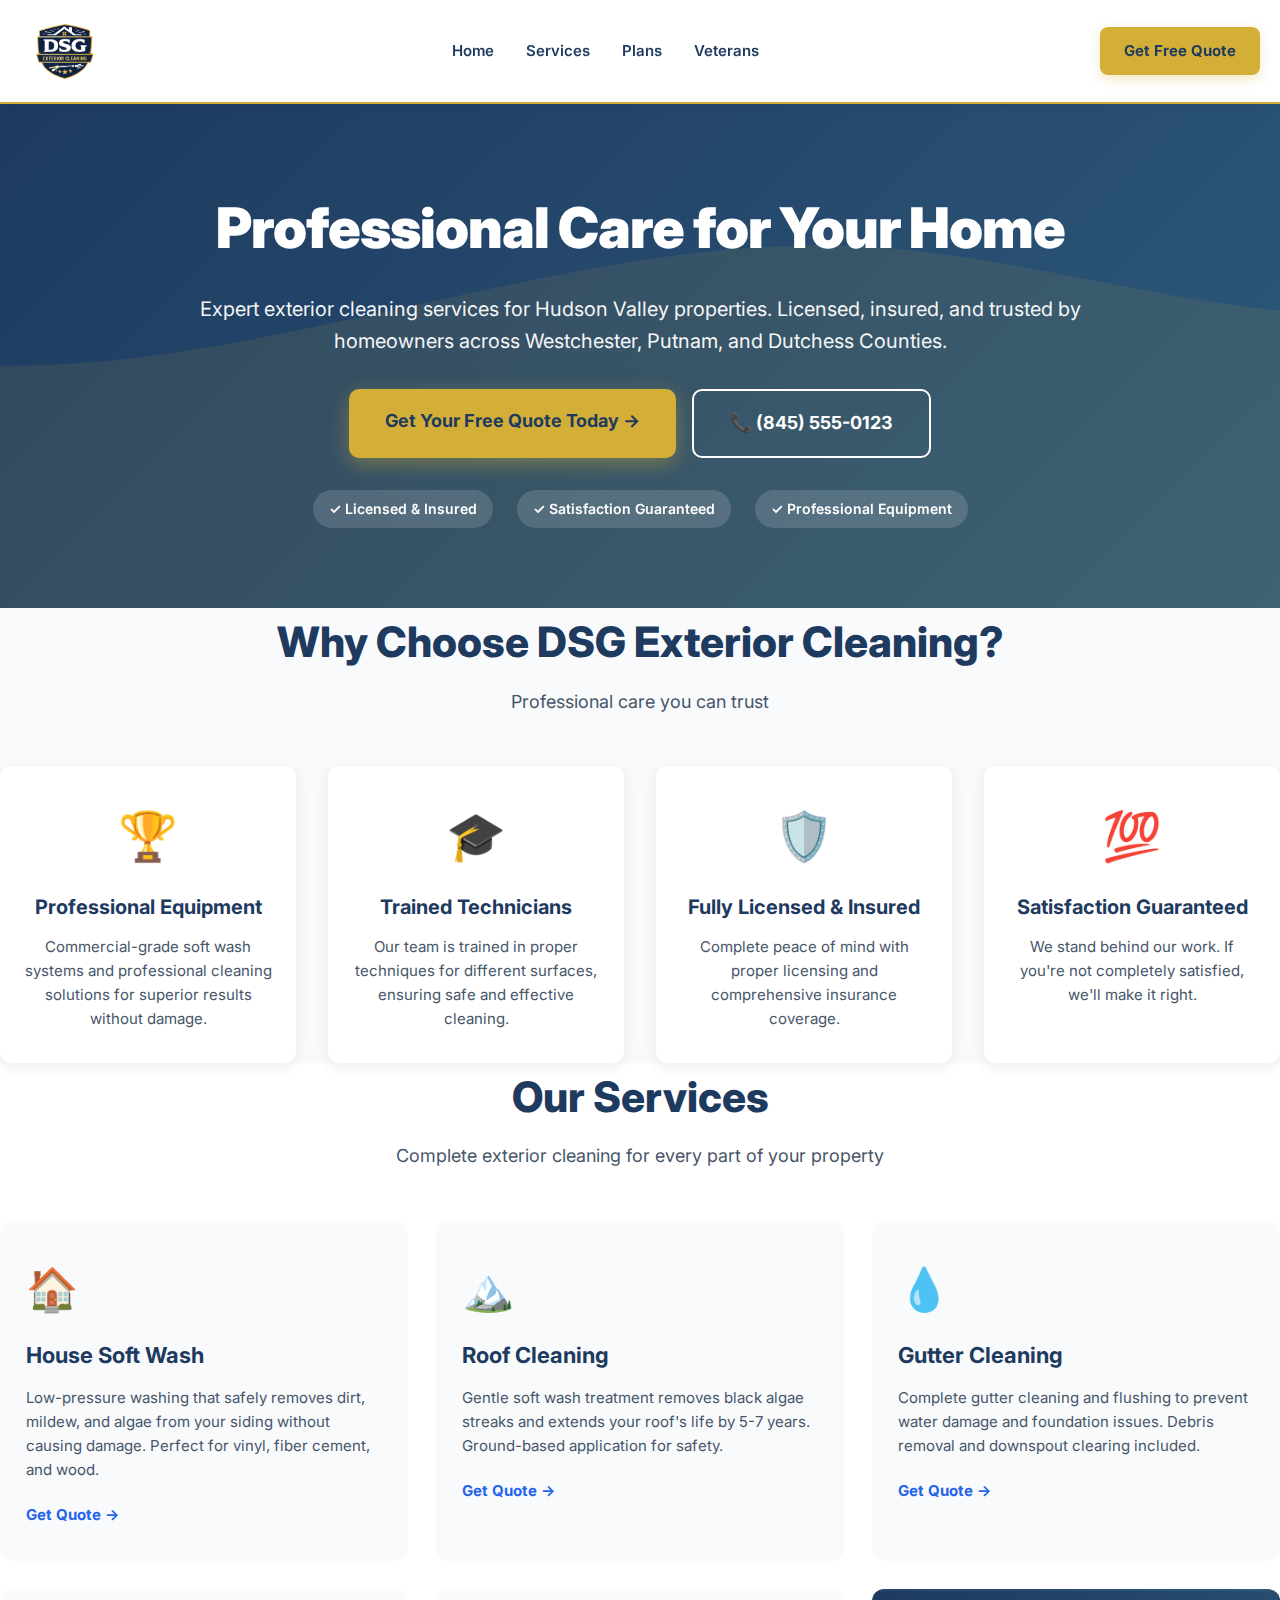
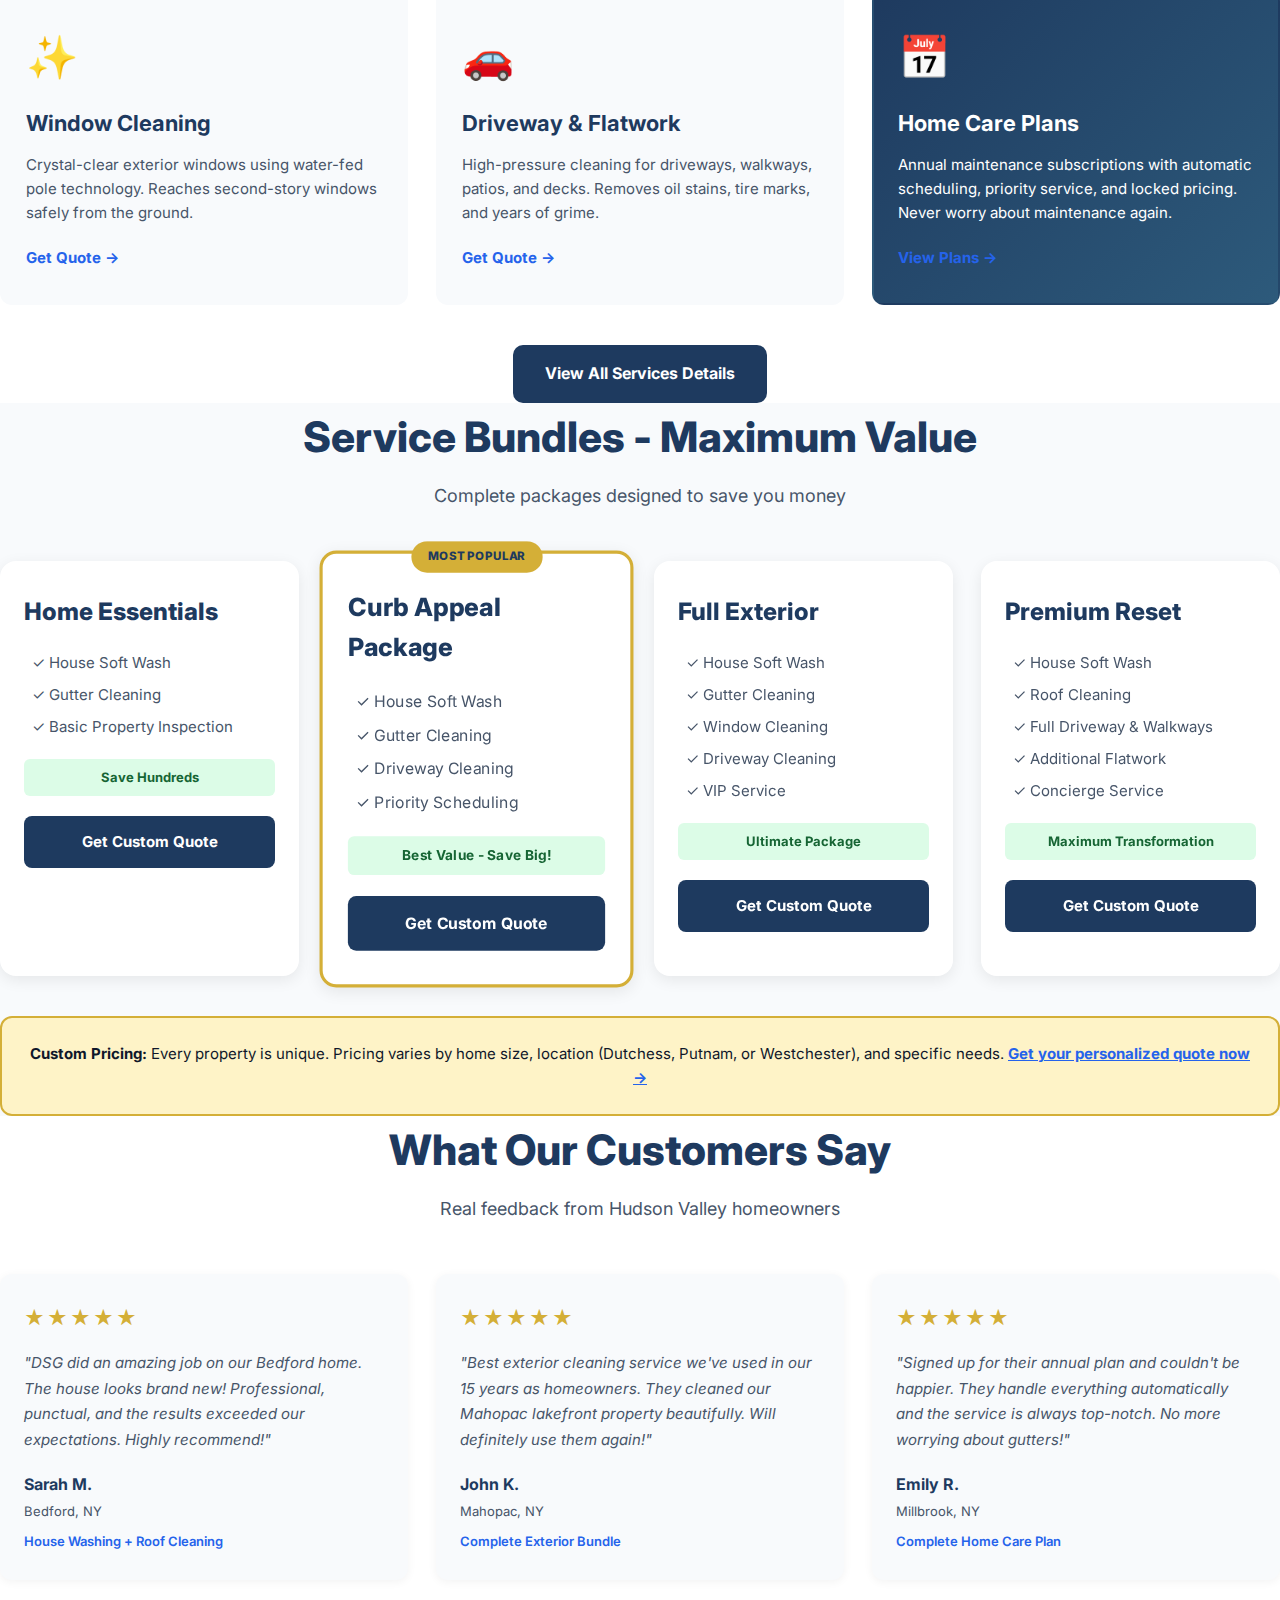
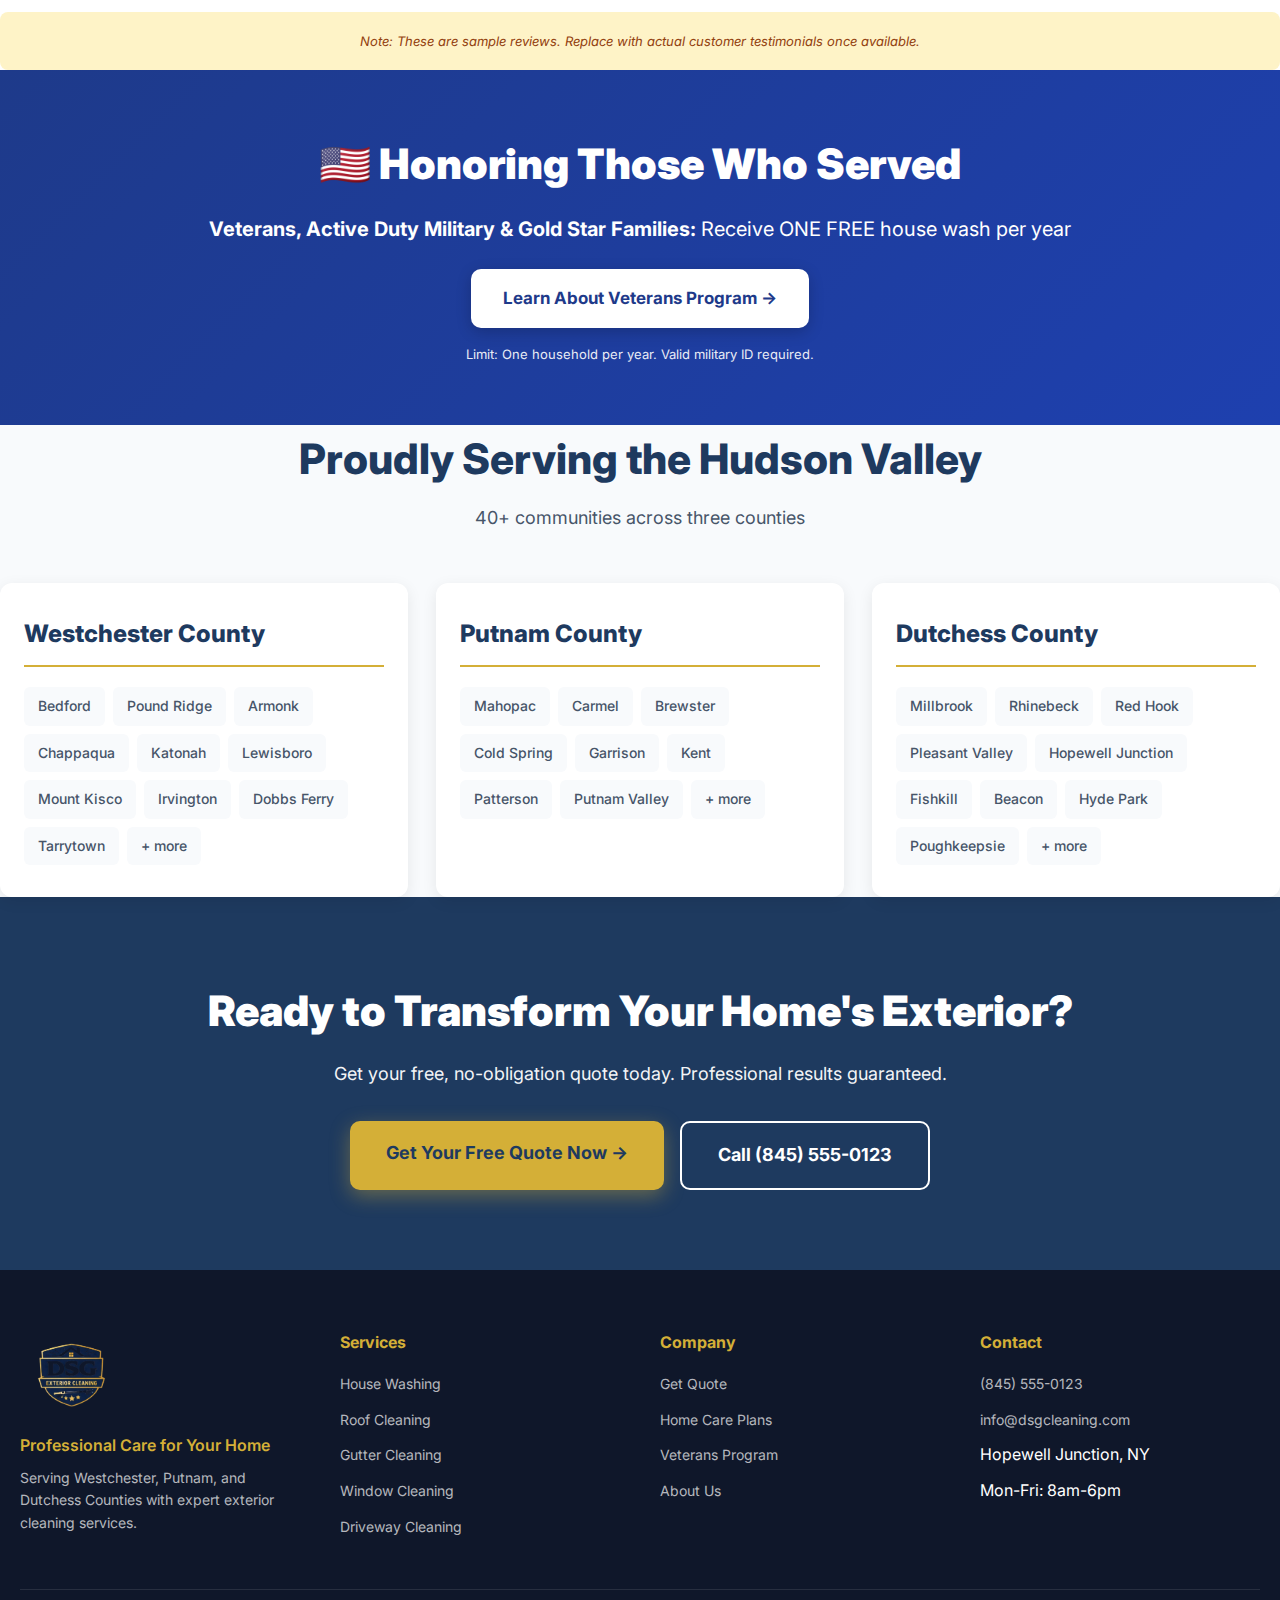
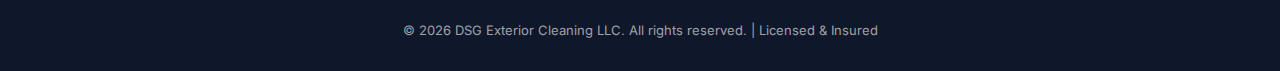
<file: index.html>
<!DOCTYPE html>
<html lang="en">
<head>
    <meta charset="UTF-8">
    <meta name="viewport" content="width=device-width, initial-scale=1.0">
    <title>DSG Exterior Cleaning - Professional Care for Your Home | Hudson Valley</title>
    <meta name="description" content="Professional exterior cleaning services. House washing, roof cleaning, gutters & more. Licensed & insured. Serving Westchester, Putnam & Dutchess Counties.">
    <link rel="stylesheet" href="styles.css">
    <link href="https://fonts.googleapis.com/css2?family=Inter:wght@300;400;500;600;700;800;900&display=swap" rel="stylesheet">
</head>
<body>
    <nav>
        <div class="nav-container">
            <a href="index.html" class="logo-link">
                <img src="logo.png" alt="DSG Exterior Cleaning" class="logo">
            </a>
            <ul class="nav-links">
                <li><a href="index.html">Home</a></li>
                <li><a href="services.html">Services</a></li>
                <li><a href="plans.html">Plans</a></li>
                <li><a href="veterans.html">Veterans</a></li>
            </ul>
            <a href="quote.html" class="cta-btn">Get Free Quote</a>
        </div>
    </nav>

    <!-- HERO -->
    <section class="hero">
        <div class="hero-overlay"></div>
        <div class="hero-content">
            <h1>Professional Care for Your Home</h1>
            <p class="hero-subtitle">Expert exterior cleaning services for Hudson Valley properties. Licensed, insured, and trusted by homeowners across Westchester, Putnam, and Dutchess Counties.</p>
            <div class="hero-buttons">
                <a href="quote.html" class="btn-hero-primary">Get Your Free Quote Today →</a>
                <a href="tel:+18455550123" class="btn-hero-secondary">📞 (845) 555-0123</a>
            </div>
            <div class="trust-row">
                <div class="trust-item">✓ Licensed & Insured</div>
                <div class="trust-item">✓ Satisfaction Guaranteed</div>
                <div class="trust-item">✓ Professional Equipment</div>
            </div>
        </div>
    </section>

    <!-- WHY CHOOSE US -->
    <section class="why-choose">
        <div class="section-container">
            <div class="section-header">
                <h2>Why Choose DSG Exterior Cleaning?</h2>
                <p>Professional care you can trust</p>
            </div>
            <div class="features-grid">
                <div class="feature-card">
                    <div class="feature-icon">🏆</div>
                    <h3>Professional Equipment</h3>
                    <p>Commercial-grade soft wash systems and professional cleaning solutions for superior results without damage.</p>
                </div>
                <div class="feature-card">
                    <div class="feature-icon">🎓</div>
                    <h3>Trained Technicians</h3>
                    <p>Our team is trained in proper techniques for different surfaces, ensuring safe and effective cleaning.</p>
                </div>
                <div class="feature-card">
                    <div class="feature-icon">🛡️</div>
                    <h3>Fully Licensed & Insured</h3>
                    <p>Complete peace of mind with proper licensing and comprehensive insurance coverage.</p>
                </div>
                <div class="feature-card">
                    <div class="feature-icon">💯</div>
                    <h3>Satisfaction Guaranteed</h3>
                    <p>We stand behind our work. If you're not completely satisfied, we'll make it right.</p>
                </div>
            </div>
        </div>
    </section>

    <!-- SERVICES -->
    <section class="services-section">
        <div class="section-container">
            <div class="section-header">
                <h2>Our Services</h2>
                <p>Complete exterior cleaning for every part of your property</p>
            </div>
            <div class="services-grid">
                <div class="service-card">
                    <div class="service-icon">🏠</div>
                    <h3>House Soft Wash</h3>
                    <p>Low-pressure washing that safely removes dirt, mildew, and algae from your siding without causing damage. Perfect for vinyl, fiber cement, and wood.</p>
                    <a href="quote.html" class="service-cta">Get Quote →</a>
                </div>
                <div class="service-card">
                    <div class="service-icon">🏔️</div>
                    <h3>Roof Cleaning</h3>
                    <p>Gentle soft wash treatment removes black algae streaks and extends your roof's life by 5-7 years. Ground-based application for safety.</p>
                    <a href="quote.html" class="service-cta">Get Quote →</a>
                </div>
                <div class="service-card">
                    <div class="service-icon">💧</div>
                    <h3>Gutter Cleaning</h3>
                    <p>Complete gutter cleaning and flushing to prevent water damage and foundation issues. Debris removal and downspout clearing included.</p>
                    <a href="quote.html" class="service-cta">Get Quote →</a>
                </div>
                <div class="service-card">
                    <div class="service-icon">✨</div>
                    <h3>Window Cleaning</h3>
                    <p>Crystal-clear exterior windows using water-fed pole technology. Reaches second-story windows safely from the ground.</p>
                    <a href="quote.html" class="service-cta">Get Quote →</a>
                </div>
                <div class="service-card">
                    <div class="service-icon">🚗</div>
                    <h3>Driveway & Flatwork</h3>
                    <p>High-pressure cleaning for driveways, walkways, patios, and decks. Removes oil stains, tire marks, and years of grime.</p>
                    <a href="quote.html" class="service-cta">Get Quote →</a>
                </div>
                <div class="service-card highlighted">
                    <div class="service-icon">📅</div>
                    <h3>Home Care Plans</h3>
                    <p>Annual maintenance subscriptions with automatic scheduling, priority service, and locked pricing. Never worry about maintenance again.</p>
                    <a href="plans.html" class="service-cta">View Plans →</a>
                </div>
            </div>
            <div class="text-center" style="margin-top: 40px;">
                <a href="services.html" class="btn-primary-large">View All Services Details</a>
            </div>
        </div>
    </section>

    <!-- BUNDLES -->
    <section class="bundles-section">
        <div class="section-container">
            <div class="section-header">
                <h2>Service Bundles - Maximum Value</h2>
                <p>Complete packages designed to save you money</p>
            </div>
            <div class="bundles-grid">
                <div class="bundle-card">
                    <h3>Home Essentials</h3>
                    <div class="bundle-includes">
                        <p>✓ House Soft Wash</p>
                        <p>✓ Gutter Cleaning</p>
                        <p>✓ Basic Property Inspection</p>
                    </div>
                    <div class="bundle-savings">Save Hundreds</div>
                    <a href="quote.html" class="btn-bundle">Get Custom Quote</a>
                </div>
                <div class="bundle-card featured">
                    <div class="popular-badge">MOST POPULAR</div>
                    <h3>Curb Appeal Package</h3>
                    <div class="bundle-includes">
                        <p>✓ House Soft Wash</p>
                        <p>✓ Gutter Cleaning</p>
                        <p>✓ Driveway Cleaning</p>
                        <p>✓ Priority Scheduling</p>
                    </div>
                    <div class="bundle-savings">Best Value - Save Big!</div>
                    <a href="quote.html" class="btn-bundle">Get Custom Quote</a>
                </div>
                <div class="bundle-card">
                    <h3>Full Exterior</h3>
                    <div class="bundle-includes">
                        <p>✓ House Soft Wash</p>
                        <p>✓ Gutter Cleaning</p>
                        <p>✓ Window Cleaning</p>
                        <p>✓ Driveway Cleaning</p>
                        <p>✓ VIP Service</p>
                    </div>
                    <div class="bundle-savings">Ultimate Package</div>
                    <a href="quote.html" class="btn-bundle">Get Custom Quote</a>
                </div>
                <div class="bundle-card">
                    <h3>Premium Reset</h3>
                    <div class="bundle-includes">
                        <p>✓ House Soft Wash</p>
                        <p>✓ Roof Cleaning</p>
                        <p>✓ Full Driveway & Walkways</p>
                        <p>✓ Additional Flatwork</p>
                        <p>✓ Concierge Service</p>
                    </div>
                    <div class="bundle-savings">Maximum Transformation</div>
                    <a href="quote.html" class="btn-bundle">Get Custom Quote</a>
                </div>
            </div>
            <div class="pricing-note">
                <p><strong>Custom Pricing:</strong> Every property is unique. Pricing varies by home size, location (Dutchess, Putnam, or Westchester), and specific needs. <a href="quote.html">Get your personalized quote now →</a></p>
            </div>
        </div>
    </section>

    <!-- REVIEWS -->
    <section class="reviews-section">
        <div class="section-container">
            <div class="section-header">
                <h2>What Our Customers Say</h2>
                <p>Real feedback from Hudson Valley homeowners</p>
            </div>
            <div class="reviews-grid">
                <div class="review-card">
                    <div class="review-stars">★★★★★</div>
                    <p class="review-text">"DSG did an amazing job on our Bedford home. The house looks brand new! Professional, punctual, and the results exceeded our expectations. Highly recommend!"</p>
                    <div class="review-author">
                        <strong>Sarah M.</strong>
                        <span>Bedford, NY</span>
                    </div>
                    <div class="review-service">House Washing + Roof Cleaning</div>
                </div>
                <div class="review-card">
                    <div class="review-stars">★★★★★</div>
                    <p class="review-text">"Best exterior cleaning service we've used in our 15 years as homeowners. They cleaned our Mahopac lakefront property beautifully. Will definitely use them again!"</p>
                    <div class="review-author">
                        <strong>John K.</strong>
                        <span>Mahopac, NY</span>
                    </div>
                    <div class="review-service">Complete Exterior Bundle</div>
                </div>
                <div class="review-card">
                    <div class="review-stars">★★★★★</div>
                    <p class="review-text">"Signed up for their annual plan and couldn't be happier. They handle everything automatically and the service is always top-notch. No more worrying about gutters!"</p>
                    <div class="review-author">
                        <strong>Emily R.</strong>
                        <span>Millbrook, NY</span>
                    </div>
                    <div class="review-service">Complete Home Care Plan</div>
                </div>
            </div>
            <div class="review-note">
                <p><em>Note: These are sample reviews. Replace with actual customer testimonials once available.</em></p>
            </div>
        </div>
    </section>

    <!-- VETERANS PROGRAM HIGHLIGHT -->
    <section class="veterans-highlight">
        <div class="section-container">
            <div class="veterans-content">
                <h2>🇺🇸 Honoring Those Who Served</h2>
                <p class="veterans-offer"><strong>Veterans, Active Duty Military & Gold Star Families:</strong> Receive ONE FREE house wash per year</p>
                <a href="veterans.html" class="btn-veterans">Learn About Veterans Program →</a>
                <p class="veterans-fine-print">Limit: One household per year. Valid military ID required.</p>
            </div>
        </div>
    </section>

    <!-- SERVICE AREA -->
    <section class="service-area-section">
        <div class="section-container">
            <div class="section-header">
                <h2>Proudly Serving the Hudson Valley</h2>
                <p>40+ communities across three counties</p>
            </div>
            <div class="counties-grid">
                <div class="county-card">
                    <h3>Westchester County</h3>
                    <div class="towns-list">
                        <span>Bedford</span>
                        <span>Pound Ridge</span>
                        <span>Armonk</span>
                        <span>Chappaqua</span>
                        <span>Katonah</span>
                        <span>Lewisboro</span>
                        <span>Mount Kisco</span>
                        <span>Irvington</span>
                        <span>Dobbs Ferry</span>
                        <span>Tarrytown</span>
                        <span>+ more</span>
                    </div>
                </div>
                <div class="county-card">
                    <h3>Putnam County</h3>
                    <div class="towns-list">
                        <span>Mahopac</span>
                        <span>Carmel</span>
                        <span>Brewster</span>
                        <span>Cold Spring</span>
                        <span>Garrison</span>
                        <span>Kent</span>
                        <span>Patterson</span>
                        <span>Putnam Valley</span>
                        <span>+ more</span>
                    </div>
                </div>
                <div class="county-card">
                    <h3>Dutchess County</h3>
                    <div class="towns-list">
                        <span>Millbrook</span>
                        <span>Rhinebeck</span>
                        <span>Red Hook</span>
                        <span>Pleasant Valley</span>
                        <span>Hopewell Junction</span>
                        <span>Fishkill</span>
                        <span>Beacon</span>
                        <span>Hyde Park</span>
                        <span>Poughkeepsie</span>
                        <span>+ more</span>
                    </div>
                </div>
            </div>
        </div>
    </section>

    <!-- FINAL CTA -->
    <section class="final-cta">
        <div class="section-container">
            <h2>Ready to Transform Your Home's Exterior?</h2>
            <p>Get your free, no-obligation quote today. Professional results guaranteed.</p>
            <div class="cta-buttons">
                <a href="quote.html" class="btn-cta-primary">Get Your Free Quote Now →</a>
                <a href="tel:+18455550123" class="btn-cta-secondary">Call (845) 555-0123</a>
            </div>
        </div>
    </section>

    <!-- FOOTER -->
    <footer>
        <div class="footer-container">
            <div class="footer-section">
                <img src="logo.png" alt="DSG Exterior Cleaning" class="footer-logo">
                <p class="footer-tagline">Professional Care for Your Home</p>
                <p class="footer-description">Serving Westchester, Putnam, and Dutchess Counties with expert exterior cleaning services.</p>
            </div>
            <div class="footer-section">
                <h3>Services</h3>
                <ul>
                    <li><a href="services.html">House Washing</a></li>
                    <li><a href="services.html">Roof Cleaning</a></li>
                    <li><a href="services.html">Gutter Cleaning</a></li>
                    <li><a href="services.html">Window Cleaning</a></li>
                    <li><a href="services.html">Driveway Cleaning</a></li>
                </ul>
            </div>
            <div class="footer-section">
                <h3>Company</h3>
                <ul>
                    <li><a href="quote.html">Get Quote</a></li>
                    <li><a href="plans.html">Home Care Plans</a></li>
                    <li><a href="veterans.html">Veterans Program</a></li>
                    <li><a href="about.html">About Us</a></li>
                </ul>
            </div>
            <div class="footer-section">
                <h3>Contact</h3>
                <ul>
                    <li><a href="tel:+18455550123">(845) 555-0123</a></li>
                    <li><a href="mailto:info@dsgcleaning.com">info@dsgcleaning.com</a></li>
                    <li>Hopewell Junction, NY</li>
                    <li>Mon-Fri: 8am-6pm</li>
                </ul>
            </div>
        </div>
        <div class="footer-bottom">
            <p>&copy; 2026 DSG Exterior Cleaning LLC. All rights reserved. | Licensed & Insured</p>
        </div>
    </footer>

    <script src="main.js"></script>
</body>
</html>
</file>
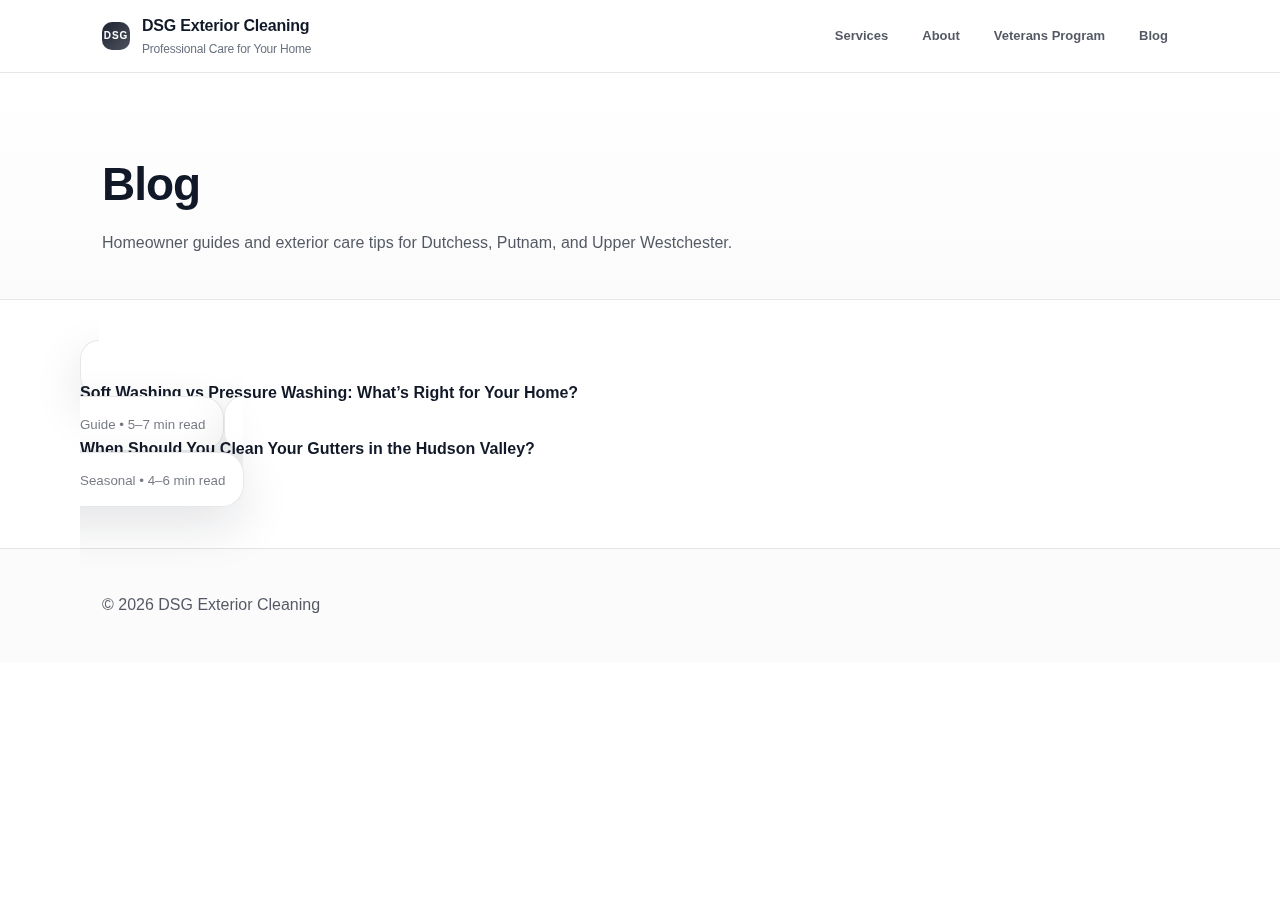
<file: blog/index.html>
<!doctype html>
<html lang="en">
<head>
  <meta charset="utf-8" />
  <meta name="viewport" content="width=device-width,initial-scale=1" />
  <title>Blog | DSG Exterior Cleaning</title>
  <meta name="description" content="Exterior cleaning tips and homeowner guides for Dutchess, Putnam, and Upper Westchester." />
  <link rel="canonical" href="https://dsgcleaning.com/blog" />
  <meta property="og:title" content="Blog | DSG Exterior Cleaning" />
  <meta property="og:description" content="Homeowner guides and exterior care tips." />
  <meta property="og:type" content="website" />

  <style>
    :root{--text:#111827;--muted:#6b7280;--border:rgba(17,24,39,.10);--shadow:0 18px 50px rgba(17,24,39,.12);--radius:22px;--max:1120px;
      --sf: ui-sans-serif,-apple-system,BlinkMacSystemFont,"SF Pro Display","SF Pro Text","Segoe UI",Roboto,Helvetica,Arial,sans-serif;}
    *{box-sizing:border-box}
    body{margin:0;font-family:var(--sf);color:var(--text);background:#fff;line-height:1.55}
    a{color:inherit;text-decoration:none}
    .wrap{max-width:var(--max);margin:0 auto;padding:0 22px}
    .topbar{position:sticky;top:0;z-index:50;background:rgba(255,255,255,.78);backdrop-filter:saturate(180%) blur(18px);border-bottom:1px solid var(--border)}
    .nav{display:flex;align-items:center;justify-content:space-between;padding:14px 0;gap:16px}
    .brand{display:flex;align-items:center;gap:12px;font-weight:650;letter-spacing:-.2px}
    .mark{width:28px;height:28px;border-radius:10px;background:linear-gradient(135deg, rgba(17,24,39,.95), rgba(17,24,39,.75));position:relative}
    .mark:after{content:"DSG";position:absolute;inset:0;display:grid;place-items:center;color:#fff;font-size:10px;font-weight:800;letter-spacing:.9px}
    .brand small{display:block;font-weight:500;color:var(--muted);margin-top:1px;font-size:12px}
    .links{display:flex;gap:14px;font-size:13px;color:rgba(17,24,39,.72);font-weight:550}
    .links a{padding:8px 10px;border-radius:12px}
    .links a:hover{background:rgba(17,24,39,.045)}
    header{padding:76px 0 44px;border-bottom:1px solid var(--border);background:linear-gradient(180deg,#fff,#fbfbfc)}
    h1{margin:0 0 10px;font-size:46px;letter-spacing:-1px;font-weight:700}
    p{margin:0;color:rgba(17,24,39,.72);max-width:90ch}
    .list{padding:56px 0}
    .post{border:1px solid var(--border);border-radius:var(--radius);box-shadow:var(--shadow);padding:18px;margin:12px 0;background:#fff}
    .post b{display:block;margin-bottom:6px}
    .post small{color:rgba(17,24,39,.58)}
    footer{padding:44px 0;background:#fbfbfc;border-top:1px solid var(--border);color:rgba(17,24,39,.72)}
    @media(max-width:900px){.links{display:none} h1{font-size:40px}}
  </style>
</head>
<body>
  <div class="topbar">
    <div class="wrap">
      <div class="nav">
        <a class="brand" href="../index.html">
          <span class="mark" aria-hidden="true"></span>
          <span>DSG Exterior Cleaning<small>Professional Care for Your Home</small></span>
        </a>
        <div class="links">
          <a href="../services.html">Services</a>
          <a href="../about.html">About</a>
          <a href="../veterans.html">Veterans Program</a>
          <a href="index.html">Blog</a>
        </div>
      </div>
    </div>
  </div>

  <header>
    <div class="wrap">
      <h1>Blog</h1>
      <p>Homeowner guides and exterior care tips for Dutchess, Putnam, and Upper Westchester.</p>
    </div>
  </header>

  <div class="wrap list">
    <a class="post" href="posts/softwashing-vs-pressure-washing.html">
      <b>Soft Washing vs Pressure Washing: What’s Right for Your Home?</b>
      <small>Guide • 5–7 min read</small>
    </a>

    <a class="post" href="posts/gutter-cleaning-when-to-do-it.html">
      <b>When Should You Clean Your Gutters in the Hudson Valley?</b>
      <small>Seasonal • 4–6 min read</small>
    </a>
  </div>

  <footer>
    <div class="wrap">
      © <span id="y"></span> DSG Exterior Cleaning
    </div>
  </footer>
  <script>document.getElementById("y").textContent=new Date().getFullYear();</script>
</body>
</html>
</file>
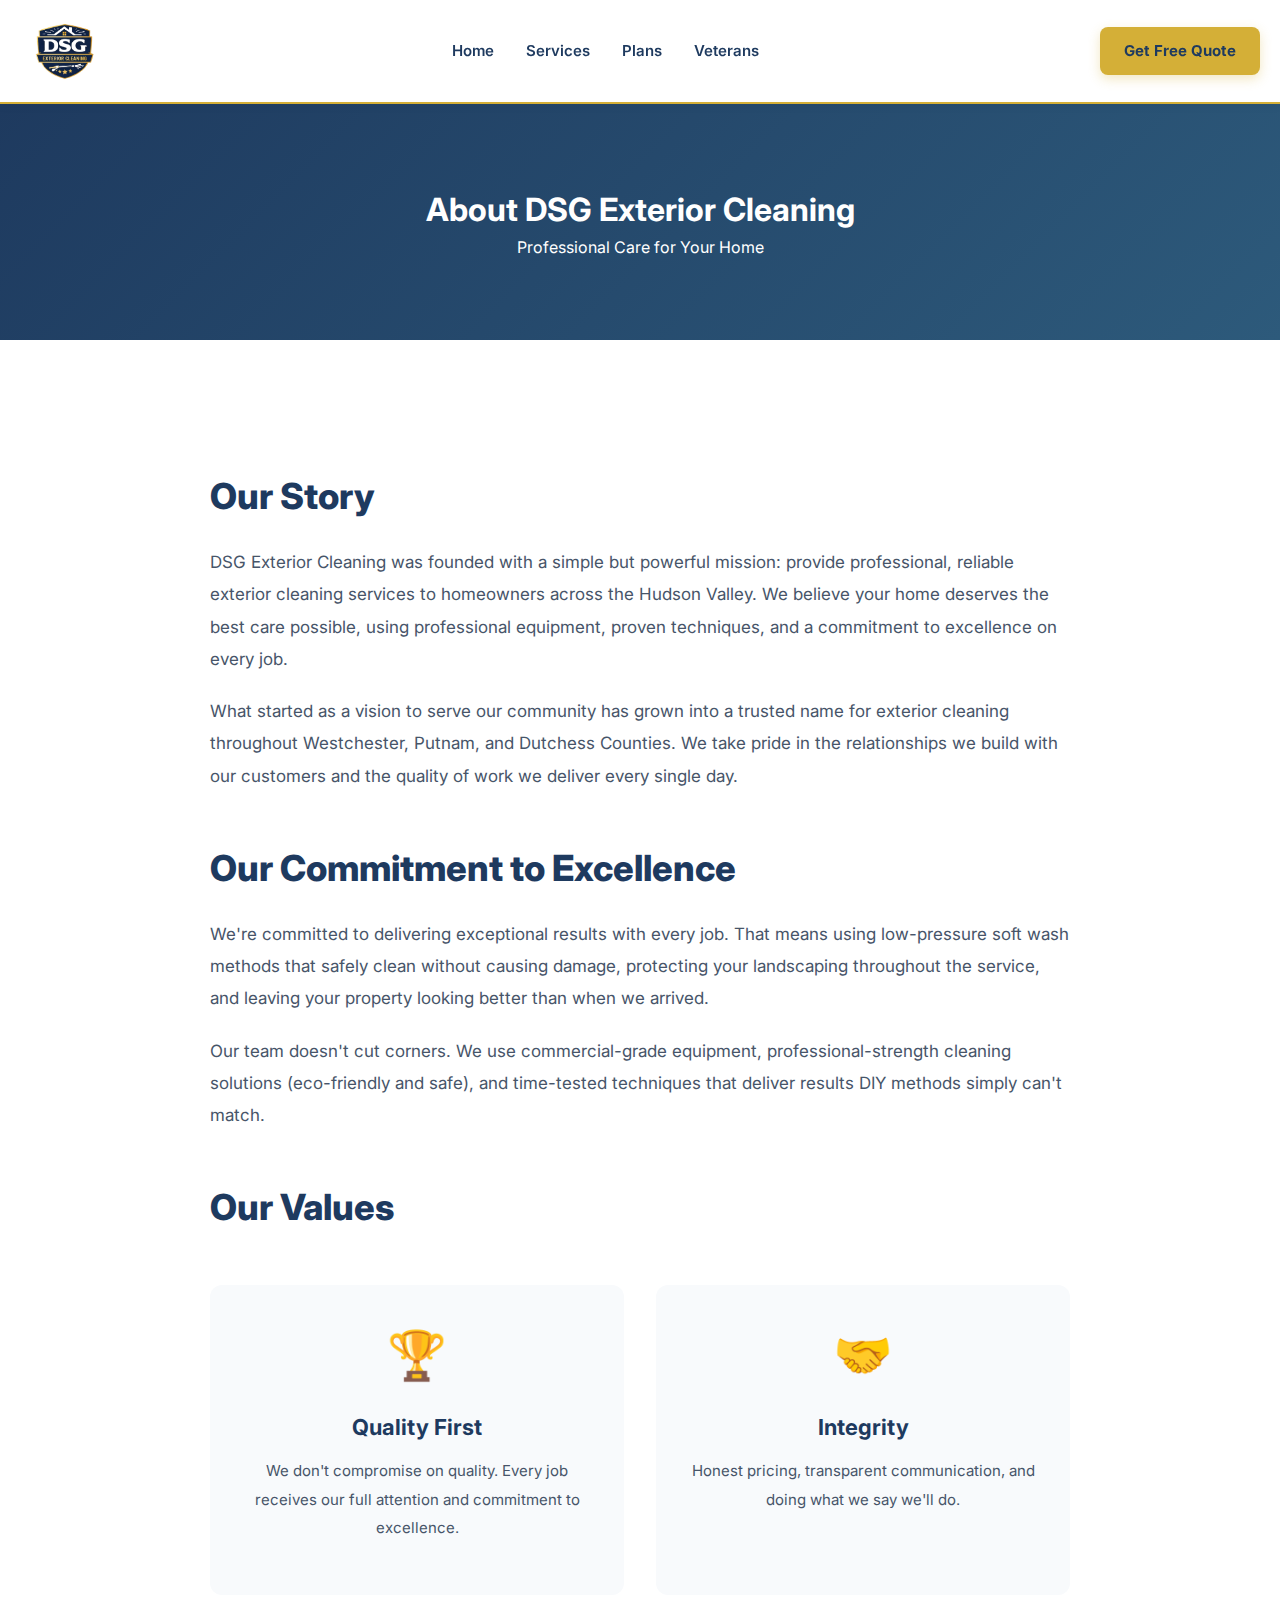
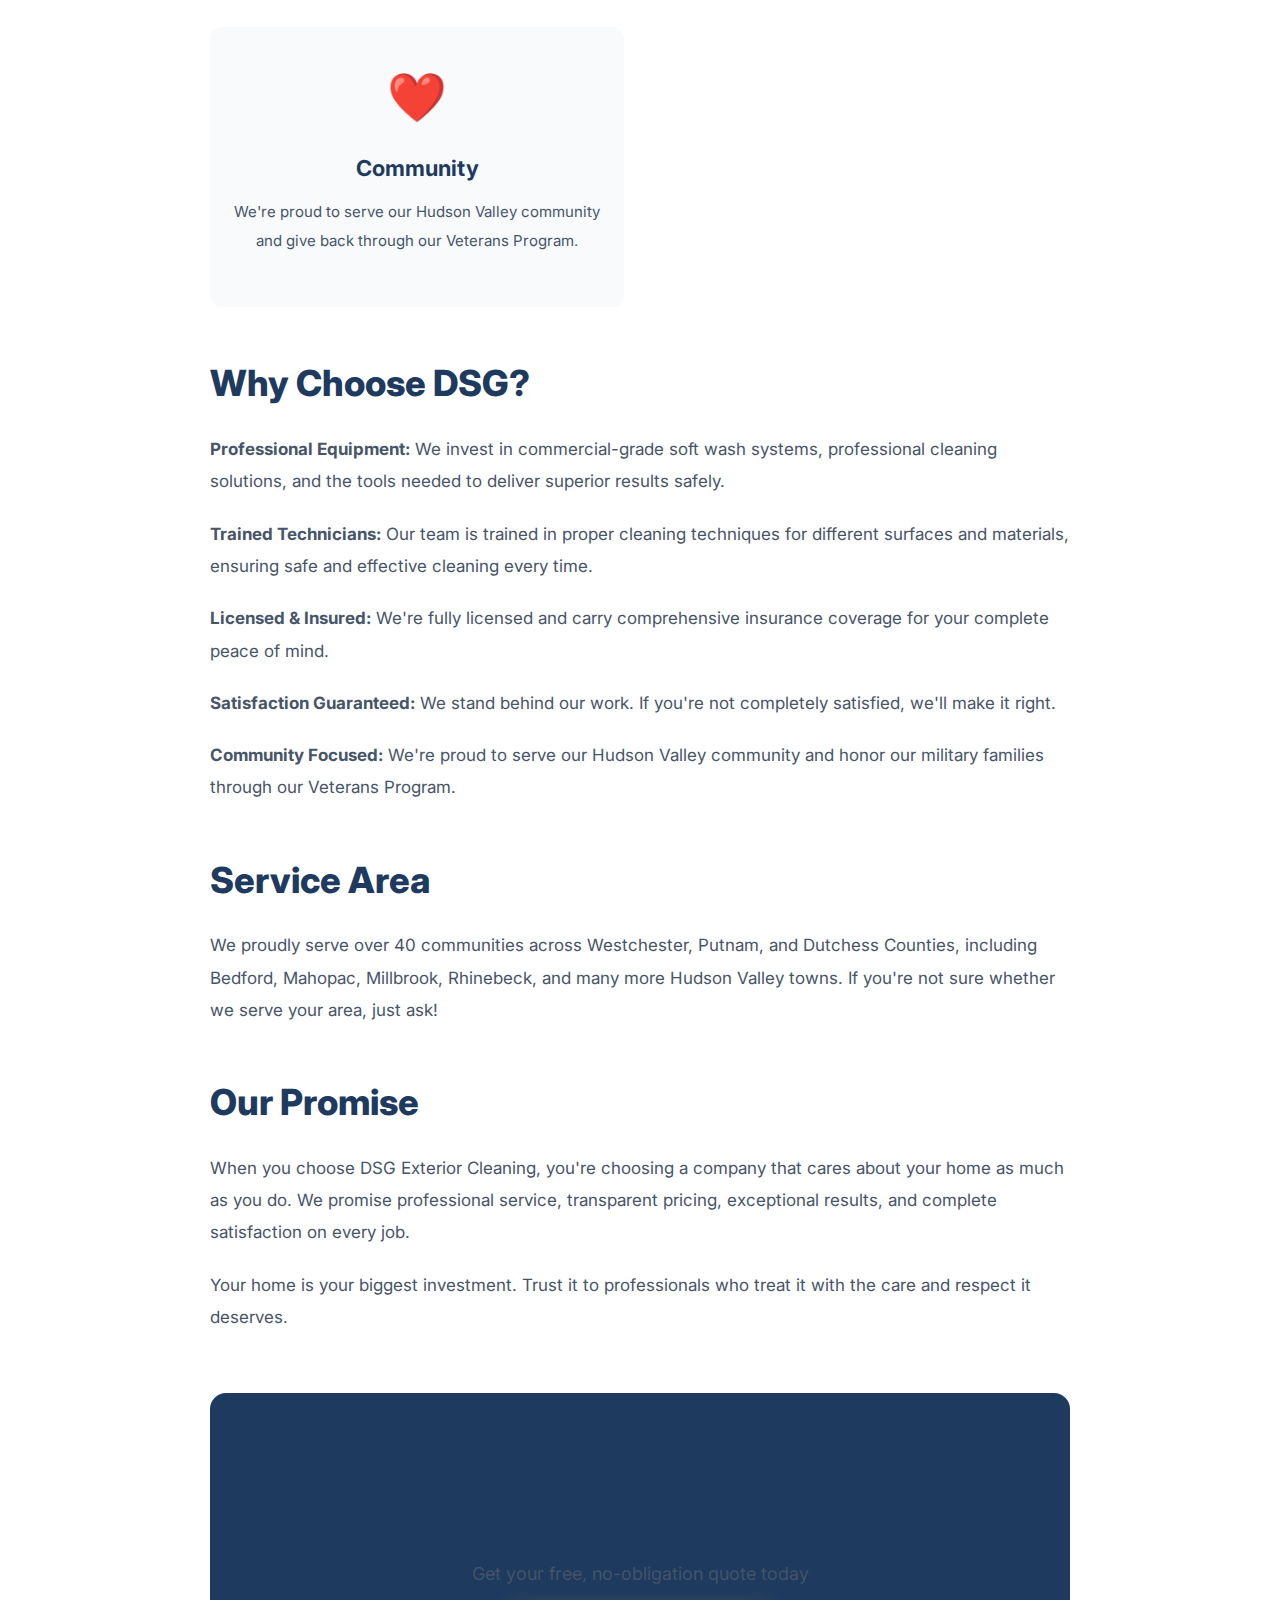
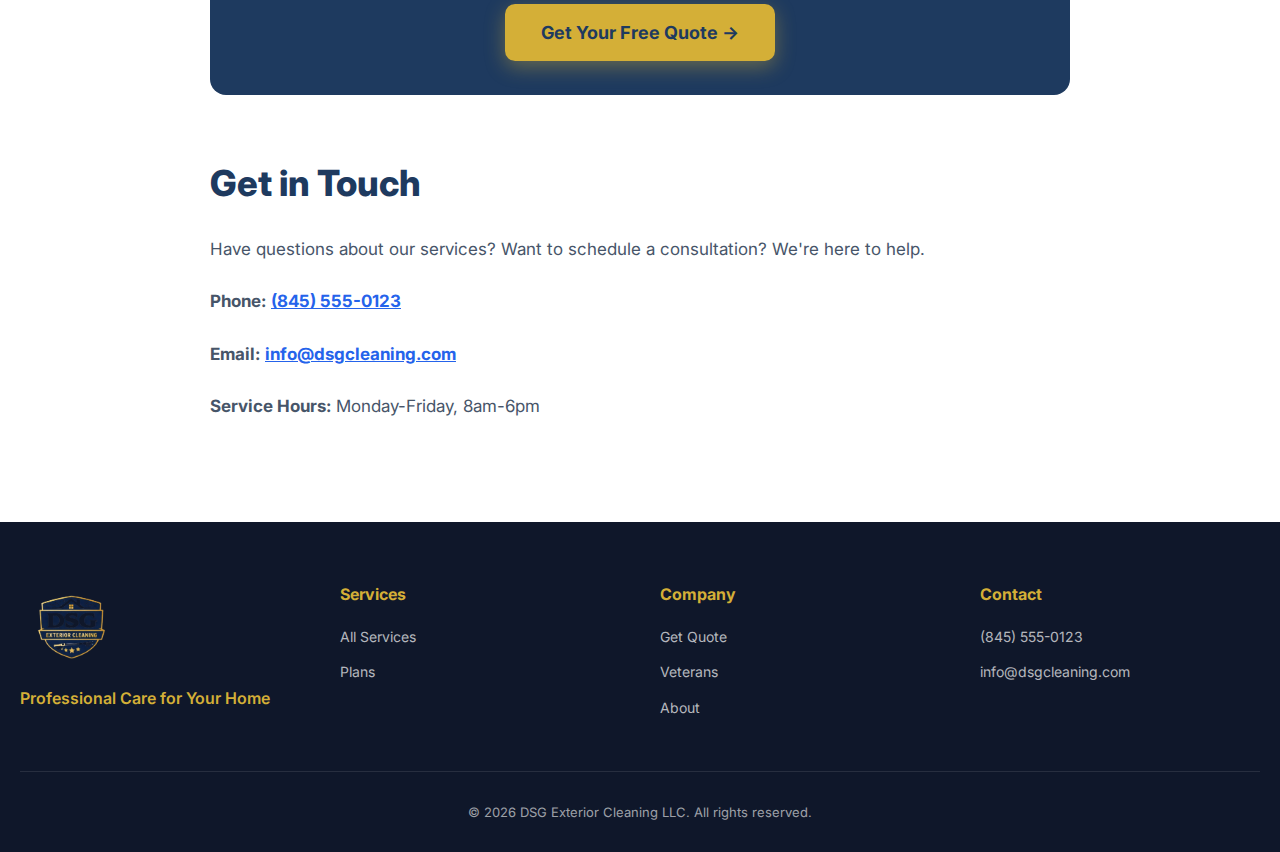
<file: about.html>
<!DOCTYPE html>
<html lang="en">
<head>
    <meta charset="UTF-8">
    <meta name="viewport" content="width=device-width, initial-scale=1.0">
    <title>About Us - DSG Exterior Cleaning</title>
    <link rel="stylesheet" href="styles.css">
    <link href="https://fonts.googleapis.com/css2?family=Inter:wght@300;400;500;600;700;800;900&display=swap" rel="stylesheet">
    <style>
        .page-hero { background: linear-gradient(135deg, var(--navy) 0%, #2d5a7b 100%); color: white; padding: 80px 20px; text-align: center; }
        .about-content { max-width: 900px; margin: 0 auto; padding: 80px 20px; }
        .about-content h2 { font-size: 36px; font-weight: 800; color: var(--navy); margin: 48px 0 20px; }
        .about-content p { font-size: 17px; line-height: 1.9; color: var(--gray); margin-bottom: 20px; }
        .values-grid { display: grid; grid-template-columns: repeat(auto-fit, minmax(280px, 1fr)); gap: 32px; margin: 48px 0; }
        .value-card { background: var(--light-gray); padding: 32px 24px; border-radius: 12px; text-align: center; }
        .value-card h3 { font-size: 22px; font-weight: 700; color: var(--navy); margin: 16px 0 12px; }
    </style>
</head>
<body>
    <nav>
        <div class="nav-container">
            <a href="index.html"><img src="logo.png" alt="DSG Exterior Cleaning" class="logo"></a>
            <ul class="nav-links">
                <li><a href="index.html">Home</a></li>
                <li><a href="services.html">Services</a></li>
                <li><a href="plans.html">Plans</a></li>
                <li><a href="veterans.html">Veterans</a></li>
            </ul>
            <a href="quote.html" class="cta-btn">Get Free Quote</a>
        </div>
    </nav>

    <div class="page-hero">
        <h1>About DSG Exterior Cleaning</h1>
        <p>Professional Care for Your Home</p>
    </div>

    <div class="about-content">
        <h2>Our Story</h2>
        <p>DSG Exterior Cleaning was founded with a simple but powerful mission: provide professional, reliable exterior cleaning services to homeowners across the Hudson Valley. We believe your home deserves the best care possible, using professional equipment, proven techniques, and a commitment to excellence on every job.</p>

        <p>What started as a vision to serve our community has grown into a trusted name for exterior cleaning throughout Westchester, Putnam, and Dutchess Counties. We take pride in the relationships we build with our customers and the quality of work we deliver every single day.</p>

        <h2>Our Commitment to Excellence</h2>
        <p>We're committed to delivering exceptional results with every job. That means using low-pressure soft wash methods that safely clean without causing damage, protecting your landscaping throughout the service, and leaving your property looking better than when we arrived.</p>

        <p>Our team doesn't cut corners. We use commercial-grade equipment, professional-strength cleaning solutions (eco-friendly and safe), and time-tested techniques that deliver results DIY methods simply can't match.</p>

        <h2>Our Values</h2>
        <div class="values-grid">
            <div class="value-card">
                <div style="font-size: 48px; margin-bottom: 8px;">🏆</div>
                <h3>Quality First</h3>
                <p style="font-size: 15px; color: var(--gray);">We don't compromise on quality. Every job receives our full attention and commitment to excellence.</p>
            </div>
            <div class="value-card">
                <div style="font-size: 48px; margin-bottom: 8px;">🤝</div>
                <h3>Integrity</h3>
                <p style="font-size: 15px; color: var(--gray);">Honest pricing, transparent communication, and doing what we say we'll do.</p>
            </div>
            <div class="value-card">
                <div style="font-size: 48px; margin-bottom: 8px;">❤️</div>
                <h3>Community</h3>
                <p style="font-size: 15px; color: var(--gray);">We're proud to serve our Hudson Valley community and give back through our Veterans Program.</p>
            </div>
        </div>

        <h2>Why Choose DSG?</h2>
        <p><strong>Professional Equipment:</strong> We invest in commercial-grade soft wash systems, professional cleaning solutions, and the tools needed to deliver superior results safely.</p>

        <p><strong>Trained Technicians:</strong> Our team is trained in proper cleaning techniques for different surfaces and materials, ensuring safe and effective cleaning every time.</p>

        <p><strong>Licensed & Insured:</strong> We're fully licensed and carry comprehensive insurance coverage for your complete peace of mind.</p>

        <p><strong>Satisfaction Guaranteed:</strong> We stand behind our work. If you're not completely satisfied, we'll make it right.</p>

        <p><strong>Community Focused:</strong> We're proud to serve our Hudson Valley community and honor our military families through our Veterans Program.</p>

        <h2>Service Area</h2>
        <p>We proudly serve over 40 communities across Westchester, Putnam, and Dutchess Counties, including Bedford, Mahopac, Millbrook, Rhinebeck, and many more Hudson Valley towns. If you're not sure whether we serve your area, just ask!</p>

        <h2>Our Promise</h2>
        <p>When you choose DSG Exterior Cleaning, you're choosing a company that cares about your home as much as you do. We promise professional service, transparent pricing, exceptional results, and complete satisfaction on every job.</p>

        <p>Your home is your biggest investment. Trust it to professionals who treat it with the care and respect it deserves.</p>

        <div style="background: var(--navy); color: white; padding: 48px 40px; border-radius: 16px; text-align: center; margin: 60px 0;">
            <h2 style="font-size: 32px; font-weight: 800; margin-bottom: 16px;">Ready to Experience the DSG Difference?</h2>
            <p style="font-size: 18px; margin-bottom: 28px; opacity: 0.95;">Get your free, no-obligation quote today</p>
            <a href="quote.html" class="btn-cta-primary" style="background: var(--gold); color: var(--navy);">Get Your Free Quote →</a>
        </div>

        <h2>Get in Touch</h2>
        <p>Have questions about our services? Want to schedule a consultation? We're here to help.</p>
        <p><strong>Phone:</strong> <a href="tel:+18455550123" style="color: var(--accent); font-weight: 700;">(845) 555-0123</a></p>
        <p><strong>Email:</strong> <a href="mailto:info@dsgcleaning.com" style="color: var(--accent); font-weight: 700;">info@dsgcleaning.com</a></p>
        <p><strong>Service Hours:</strong> Monday-Friday, 8am-6pm</p>
    </div>

    <footer>
        <div class="footer-container">
            <div class="footer-section">
                <img src="logo.png" alt="DSG Exterior Cleaning" class="footer-logo">
                <p class="footer-tagline">Professional Care for Your Home</p>
            </div>
            <div class="footer-section">
                <h3>Services</h3>
                <ul>
                    <li><a href="services.html">All Services</a></li>
                    <li><a href="plans.html">Plans</a></li>
                </ul>
            </div>
            <div class="footer-section">
                <h3>Company</h3>
                <ul>
                    <li><a href="quote.html">Get Quote</a></li>
                    <li><a href="veterans.html">Veterans</a></li>
                    <li><a href="about.html">About</a></li>
                </ul>
            </div>
            <div class="footer-section">
                <h3>Contact</h3>
                <ul>
                    <li><a href="tel:+18455550123">(845) 555-0123</a></li>
                    <li><a href="mailto:info@dsgcleaning.com">info@dsgcleaning.com</a></li>
                </ul>
            </div>
        </div>
        <div class="footer-bottom"><p>&copy; 2026 DSG Exterior Cleaning LLC. All rights reserved.</p></div>
    </footer>
    <script src="main.js"></script>
</body>
</html>
</file>
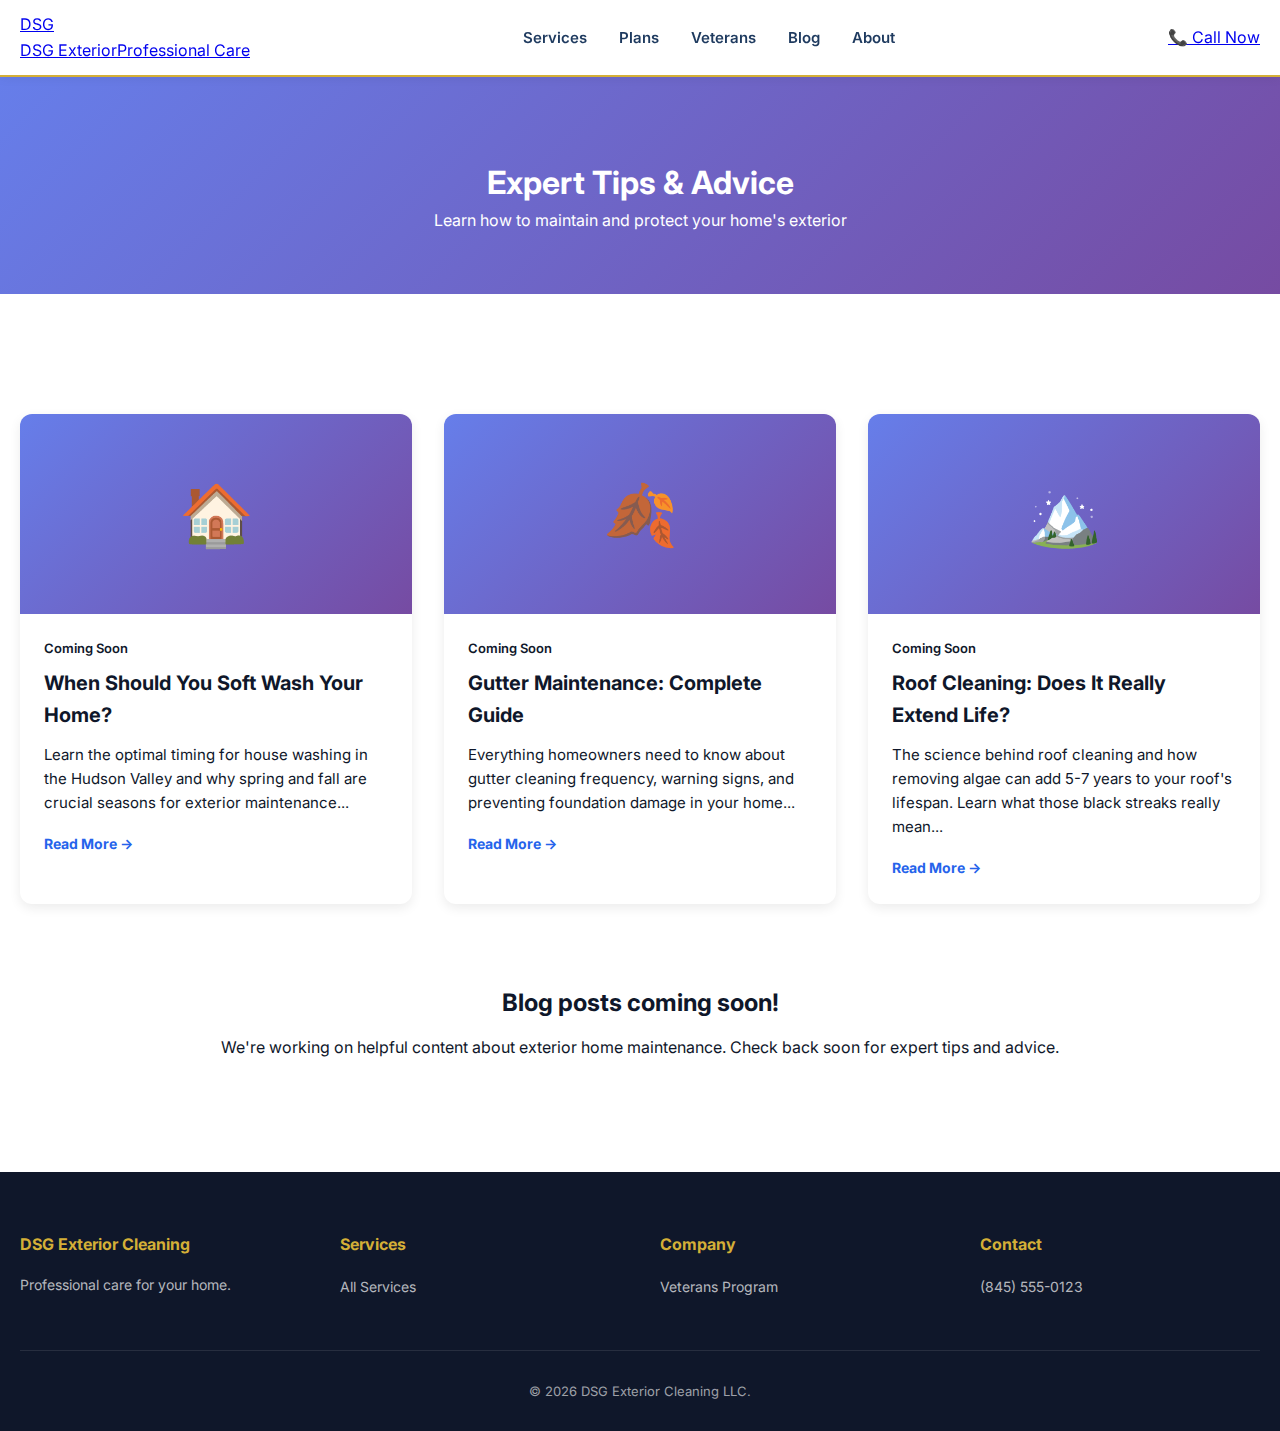
<file: blog.html>
<!DOCTYPE html>
<html lang="en">
<head>
    <meta charset="UTF-8">
    <meta name="viewport" content="width=device-width, initial-scale=1.0">
    <title>Blog - DSG Exterior Cleaning</title>
    <link rel="stylesheet" href="styles.css">
    <link href="https://fonts.googleapis.com/css2?family=Inter:wght@300;400;500;600;700;800;900&display=swap" rel="stylesheet">
    <style>
        .page-hero { background: linear-gradient(135deg, #667eea 0%, #764ba2 100%); color: white; padding: 80px 20px 60px; text-align: center; }
        .blog-grid { display: grid; grid-template-columns: repeat(auto-fill, minmax(320px, 1fr)); gap: 32px; margin-top: 40px; }
        .blog-card { background: white; border-radius: 12px; overflow: hidden; box-shadow: 0 4px 12px rgba(0,0,0,0.08); transition: transform 0.3s; }
        .blog-card:hover { transform: translateY(-4px); box-shadow: 0 8px 24px rgba(0,0,0,0.12); }
        .blog-image { width: 100%; height: 200px; background: linear-gradient(135deg, #667eea 0%, #764ba2 100%); display: flex; align-items: center; justify-content: center; font-size: 60px; }
        .blog-content { padding: 24px; }
        .blog-date { font-size: 13px; color: var(--secondary); font-weight: 600; margin-bottom: 8px; }
        .blog-title { font-size: 20px; font-weight: 700; margin-bottom: 12px; color: var(--primary); }
        .blog-excerpt { font-size: 15px; color: var(--secondary); line-height: 1.6; margin-bottom: 16px; }
        .blog-link { color: var(--accent); font-weight: 700; font-size: 14px; text-decoration: none; }
    </style>
</head>
<body>
    <nav>
        <div class="nav-container">
            <a href="index.html" class="logo-container">
                <div class="logo-placeholder">DSG</div>
                <div class="logo-text">DSG Exterior<span>Professional Care</span></div>
            </a>
            <ul class="nav-links">
                <li><a href="services.html">Services</a></li>
                <li><a href="plans.html">Plans</a></li>
                <li><a href="veterans.html">Veterans</a></li>
                <li><a href="blog.html">Blog</a></li>
                <li><a href="about.html">About</a></li>
            </ul>
            <a href="tel:+18455550123" class="phone-btn">📞 Call Now</a>
        </div>
    </nav>

    <div class="page-hero">
        <h1>Expert Tips & Advice</h1>
        <p>Learn how to maintain and protect your home's exterior</p>
    </div>

    <section class="section">
        <div class="section-container">
            <div class="blog-grid">
                <div class="blog-card">
                    <div class="blog-image">🏠</div>
                    <div class="blog-content">
                        <div class="blog-date">Coming Soon</div>
                        <h3 class="blog-title">When Should You Soft Wash Your Home?</h3>
                        <p class="blog-excerpt">Learn the optimal timing for house washing in the Hudson Valley and why spring and fall are crucial seasons for exterior maintenance...</p>
                        <a href="#" class="blog-link">Read More →</a>
                    </div>
                </div>

                <div class="blog-card">
                    <div class="blog-image">🍂</div>
                    <div class="blog-content">
                        <div class="blog-date">Coming Soon</div>
                        <h3 class="blog-title">Gutter Maintenance: Complete Guide</h3>
                        <p class="blog-excerpt">Everything homeowners need to know about gutter cleaning frequency, warning signs, and preventing foundation damage in your home...</p>
                        <a href="#" class="blog-link">Read More →</a>
                    </div>
                </div>

                <div class="blog-card">
                    <div class="blog-image">🏔️</div>
                    <div class="blog-content">
                        <div class="blog-date">Coming Soon</div>
                        <h3 class="blog-title">Roof Cleaning: Does It Really Extend Life?</h3>
                        <p class="blog-excerpt">The science behind roof cleaning and how removing algae can add 5-7 years to your roof's lifespan. Learn what those black streaks really mean...</p>
                        <a href="#" class="blog-link">Read More →</a>
                    </div>
                </div>
            </div>
            <div style="margin-top: 48px; text-align: center; padding: 32px; background: var(--light); border-radius: 16px;">
                <h3 style="font-size: 24px; margin-bottom: 12px;">Blog posts coming soon!</h3>
                <p style="color: var(--secondary);">We're working on helpful content about exterior home maintenance. Check back soon for expert tips and advice.</p>
            </div>
        </div>
    </section>

    <footer>
        <div class="footer-container">
            <div class="footer-section"><h3>DSG Exterior Cleaning</h3><p style="color: rgba(255,255,255,0.7); font-size: 14px; margin-top: 12px;">Professional care for your home.</p></div>
            <div class="footer-section"><h3>Services</h3><ul><li><a href="services.html">All Services</a></li></ul></div>
            <div class="footer-section"><h3>Company</h3><ul><li><a href="veterans.html">Veterans Program</a></li></ul></div>
            <div class="footer-section"><h3>Contact</h3><ul><li><a href="tel:+18455550123">(845) 555-0123</a></li></ul></div>
        </div>
        <div class="footer-bottom"><p>&copy; 2026 DSG Exterior Cleaning LLC.</p></div>
    </footer>
    <script src="main.js"></script>
</body>
</html>
</file>
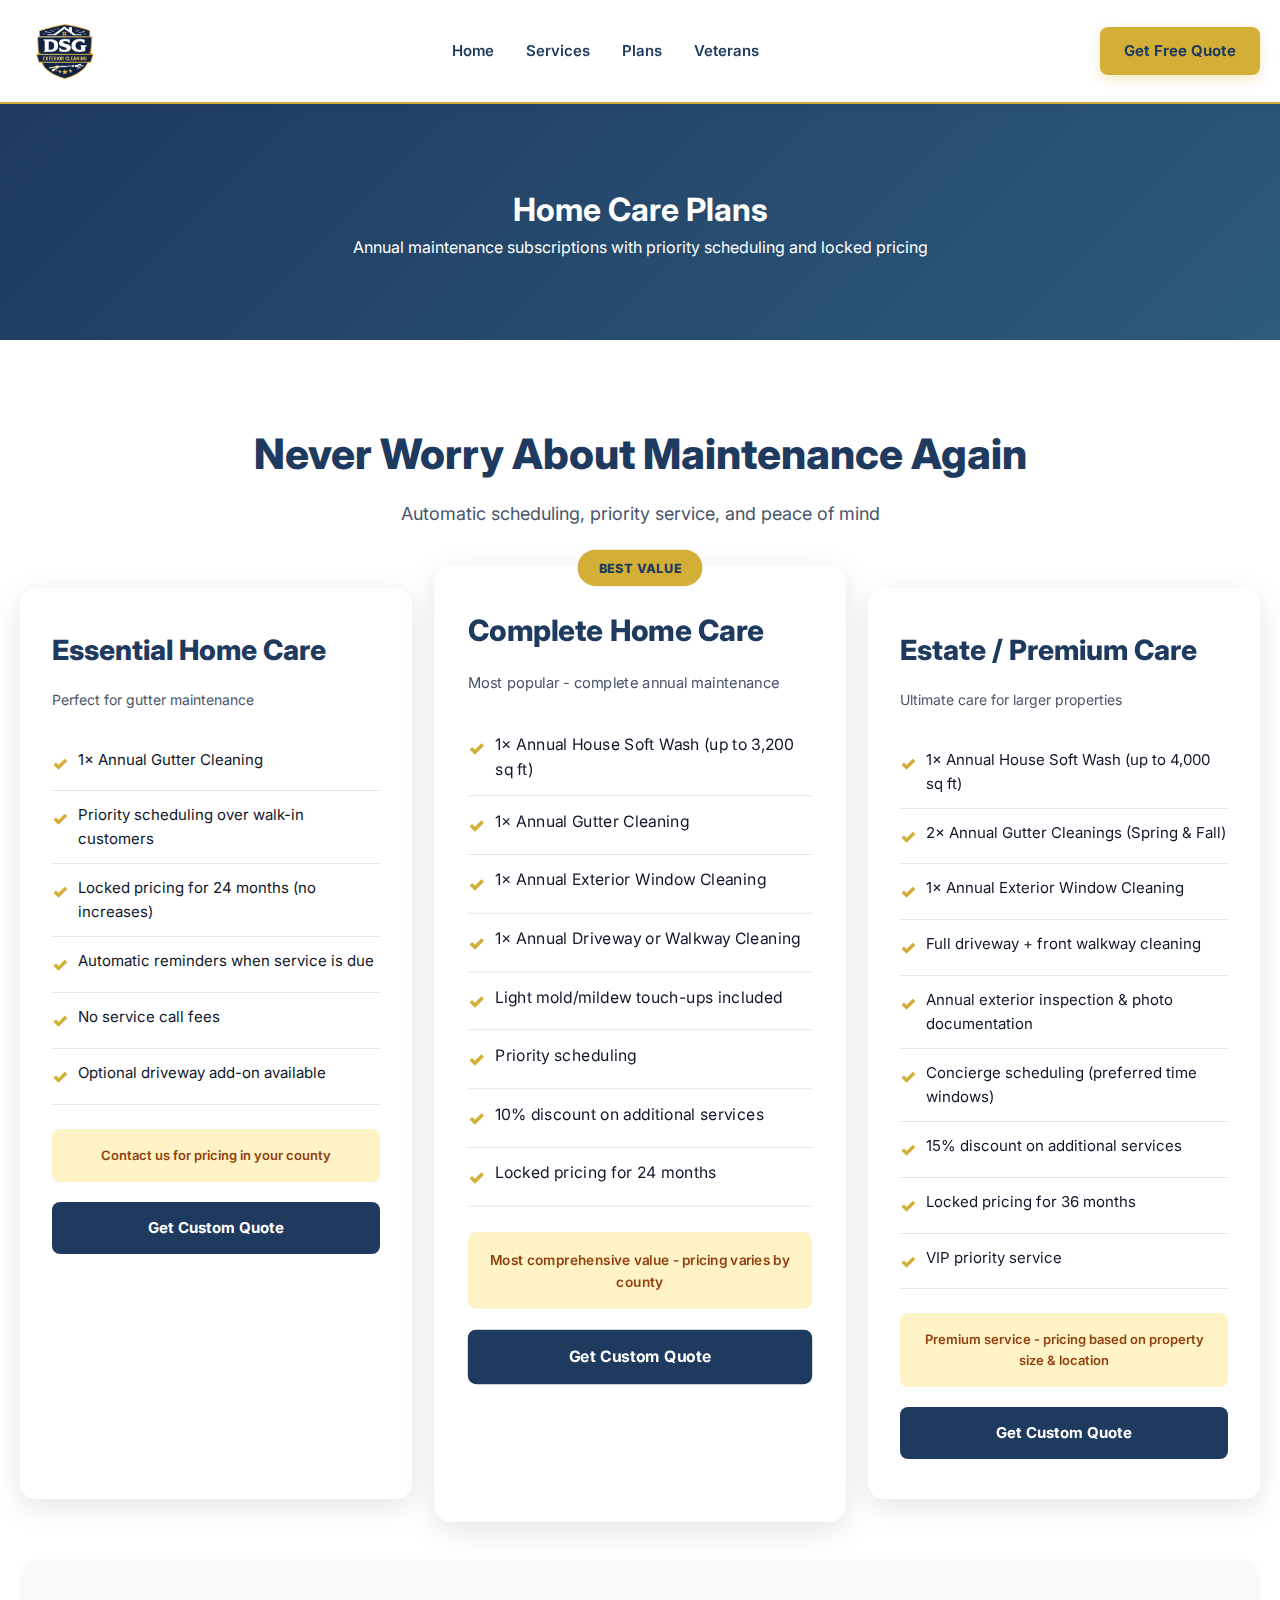
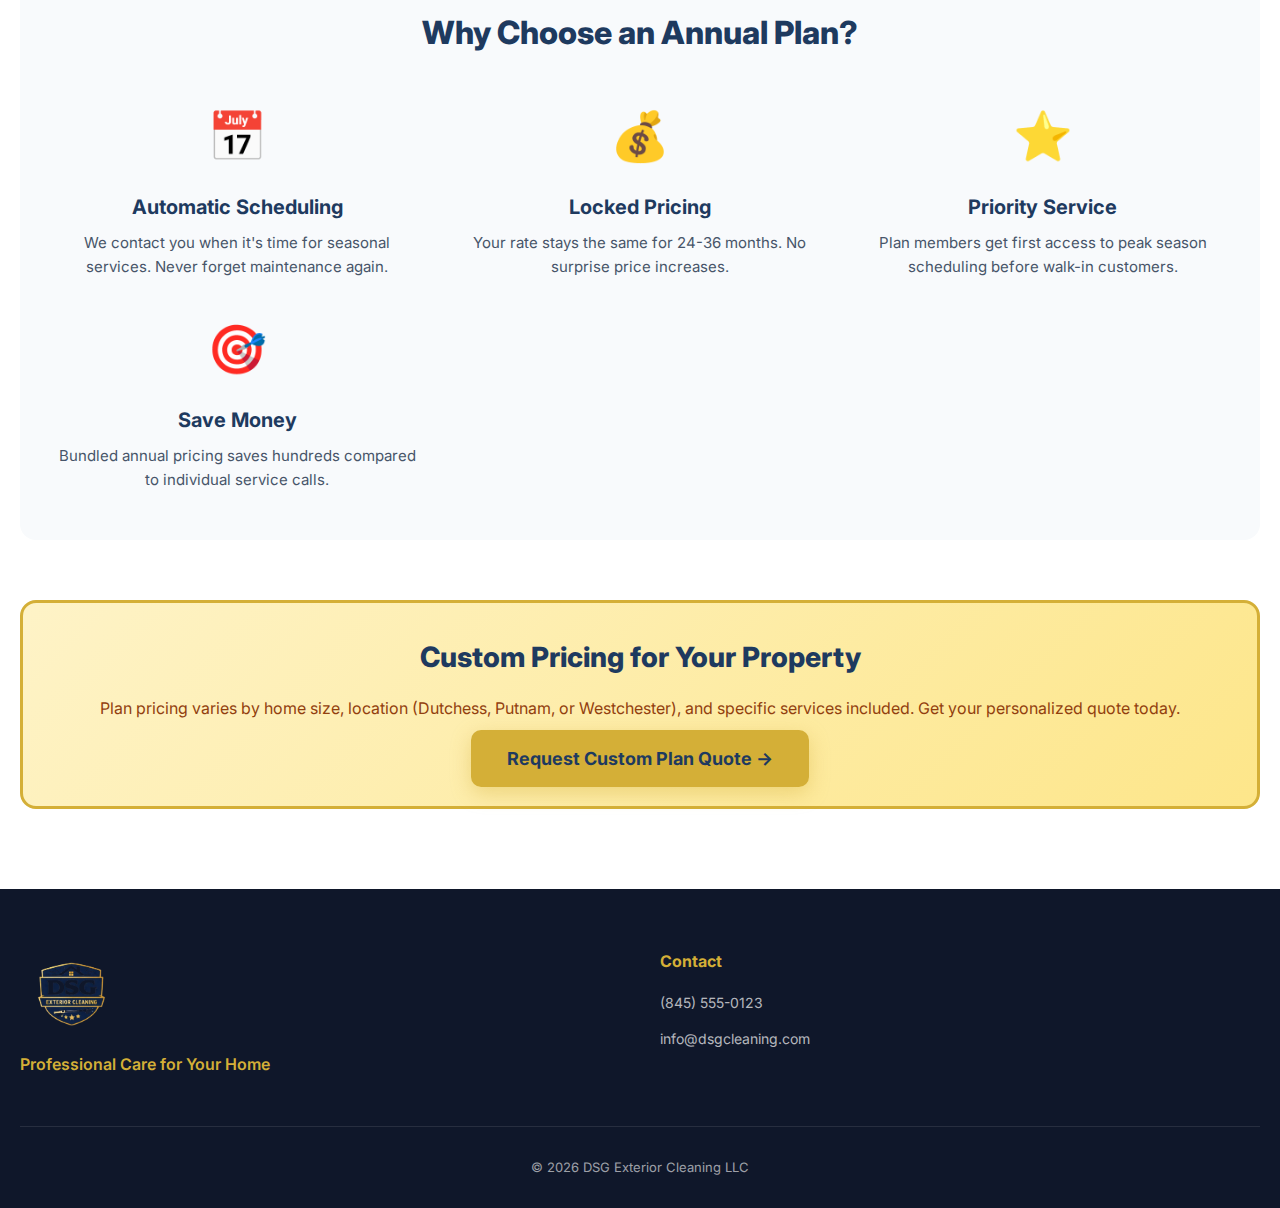
<file: plans.html>
<!DOCTYPE html>
<html lang="en">
<head>
    <meta charset="UTF-8">
    <meta name="viewport" content="width=device-width, initial-scale=1.0">
    <title>Home Care Plans - DSG Exterior Cleaning</title>
    <link rel="stylesheet" href="styles.css">
    <link href="https://fonts.googleapis.com/css2?family=Inter:wght@300;400;500;600;700;800;900&display=swap" rel="stylesheet">
    <style>
        .page-hero { background: linear-gradient(135deg, var(--navy) 0%, #2d5a7b 100%); color: white; padding: 80px 20px; text-align: center; }
        .plans-grid { display: grid; grid-template-columns: repeat(auto-fit, minmax(320px, 1fr)); gap: 32px; margin: 60px 0; }
        .plan-card { background: white; padding: 40px 32px; border-radius: 16px; border: 3px solid var(--border); position: relative; box-shadow: 0 8px 30px rgba(0,0,0,0.1); transition: transform 0.3s; }
        .plan-card:hover { transform: translateY(-5px); box-shadow: 0 12px 40px rgba(0,0,0,0.15); }
        .plan-card.featured { border-color: var(--gold); transform: scale(1.05); }
        .plan-card.featured::before { content: 'BEST VALUE'; position: absolute; top: -15px; left: 50%; transform: translateX(-50%); background: var(--gold); color: var(--navy); padding: 8px 20px; border-radius: 20px; font-size: 12px; font-weight: 800; letter-spacing: 0.5px; }
        .plan-name { font-size: 28px; font-weight: 800; color: var(--navy); margin-bottom: 16px; }
        .plan-tagline { font-size: 14px; color: var(--gray); margin-bottom: 24px; }
        .plan-features { list-style: none; margin: 24px 0; }
        .plan-features li { padding: 12px 0; border-bottom: 1px solid #e2e8f0; font-size: 15px; display: flex; align-items: start; gap: 10px; }
        .plan-features li::before { content: '✓'; color: var(--gold); font-weight: 900; font-size: 18px; margin-top: 2px; }
        .plan-note { background: #fef3c7; border-radius: 8px; padding: 16px; margin: 20px 0; font-size: 13px; color: #92400e; text-align: center; font-weight: 600; }
        @media (max-width: 767px) { .plan-card.featured { transform: scale(1); } }
    </style>
</head>
<body>
    <nav>
        <div class="nav-container">
            <a href="index.html"><img src="logo.png" alt="DSG Exterior Cleaning" class="logo"></a>
            <ul class="nav-links">
                <li><a href="index.html">Home</a></li>
                <li><a href="services.html">Services</a></li>
                <li><a href="plans.html">Plans</a></li>
                <li><a href="veterans.html">Veterans</a></li>
            </ul>
            <a href="quote.html" class="cta-btn">Get Free Quote</a>
        </div>
    </nav>

    <div class="page-hero">
        <h1>Home Care Plans</h1>
        <p>Annual maintenance subscriptions with priority scheduling and locked pricing</p>
    </div>

    <section class="section">
        <div class="section-container">
            <div class="section-header">
                <h2>Never Worry About Maintenance Again</h2>
                <p>Automatic scheduling, priority service, and peace of mind</p>
            </div>

            <div class="plans-grid">
                <div class="plan-card">
                    <h3 class="plan-name">Essential Home Care</h3>
                    <p class="plan-tagline">Perfect for gutter maintenance</p>
                    <ul class="plan-features">
                        <li>1× Annual Gutter Cleaning</li>
                        <li>Priority scheduling over walk-in customers</li>
                        <li>Locked pricing for 24 months (no increases)</li>
                        <li>Automatic reminders when service is due</li>
                        <li>No service call fees</li>
                        <li>Optional driveway add-on available</li>
                    </ul>
                    <div class="plan-note">Contact us for pricing in your county</div>
                    <a href="quote.html" class="btn-bundle">Get Custom Quote</a>
                </div>

                <div class="plan-card featured">
                    <h3 class="plan-name">Complete Home Care</h3>
                    <p class="plan-tagline">Most popular - complete annual maintenance</p>
                    <ul class="plan-features">
                        <li>1× Annual House Soft Wash (up to 3,200 sq ft)</li>
                        <li>1× Annual Gutter Cleaning</li>
                        <li>1× Annual Exterior Window Cleaning</li>
                        <li>1× Annual Driveway or Walkway Cleaning</li>
                        <li>Light mold/mildew touch-ups included</li>
                        <li>Priority scheduling</li>
                        <li>10% discount on additional services</li>
                        <li>Locked pricing for 24 months</li>
                    </ul>
                    <div class="plan-note">Most comprehensive value - pricing varies by county</div>
                    <a href="quote.html" class="btn-bundle">Get Custom Quote</a>
                </div>

                <div class="plan-card">
                    <h3 class="plan-name">Estate / Premium Care</h3>
                    <p class="plan-tagline">Ultimate care for larger properties</p>
                    <ul class="plan-features">
                        <li>1× Annual House Soft Wash (up to 4,000 sq ft)</li>
                        <li>2× Annual Gutter Cleanings (Spring & Fall)</li>
                        <li>1× Annual Exterior Window Cleaning</li>
                        <li>Full driveway + front walkway cleaning</li>
                        <li>Annual exterior inspection & photo documentation</li>
                        <li>Concierge scheduling (preferred time windows)</li>
                        <li>15% discount on additional services</li>
                        <li>Locked pricing for 36 months</li>
                        <li>VIP priority service</li>
                    </ul>
                    <div class="plan-note">Premium service - pricing based on property size & location</div>
                    <a href="quote.html" class="btn-bundle">Get Custom Quote</a>
                </div>
            </div>

            <div style="background: var(--light-gray); padding: 48px 32px; border-radius: 16px; margin: 60px 0;">
                <h3 style="font-size: 32px; font-weight: 800; color: var(--navy); text-align: center; margin-bottom: 40px;">Why Choose an Annual Plan?</h3>
                <div style="display: grid; grid-template-columns: repeat(auto-fit, minmax(280px, 1fr)); gap: 32px;">
                    <div style="text-align: center;">
                        <div style="font-size: 48px; margin-bottom: 16px;">📅</div>
                        <h4 style="font-size: 20px; font-weight: 700; color: var(--navy); margin-bottom: 8px;">Automatic Scheduling</h4>
                        <p style="font-size: 15px; color: var(--gray);">We contact you when it's time for seasonal services. Never forget maintenance again.</p>
                    </div>
                    <div style="text-align: center;">
                        <div style="font-size: 48px; margin-bottom: 16px;">💰</div>
                        <h4 style="font-size: 20px; font-weight: 700; color: var(--navy); margin-bottom: 8px;">Locked Pricing</h4>
                        <p style="font-size: 15px; color: var(--gray);">Your rate stays the same for 24-36 months. No surprise price increases.</p>
                    </div>
                    <div style="text-align: center;">
                        <div style="font-size: 48px; margin-bottom: 16px;">⭐</div>
                        <h4 style="font-size: 20px; font-weight: 700; color: var(--navy); margin-bottom: 8px;">Priority Service</h4>
                        <p style="font-size: 15px; color: var(--gray);">Plan members get first access to peak season scheduling before walk-in customers.</p>
                    </div>
                    <div style="text-align: center;">
                        <div style="font-size: 48px; margin-bottom: 16px;">🎯</div>
                        <h4 style="font-size: 20px; font-weight: 700; color: var(--navy); margin-bottom: 8px;">Save Money</h4>
                        <p style="font-size: 15px; color: var(--gray);">Bundled annual pricing saves hundreds compared to individual service calls.</p>
                    </div>
                </div>
            </div>

            <div style="background: linear-gradient(135deg, #fef3c7 0%, #fde68a 100%); border: 3px solid var(--gold); padding: 32px; border-radius: 16px; text-align: center;">
                <h3 style="font-size: 28px; font-weight: 800; color: var(--navy); margin-bottom: 16px;">Custom Pricing for Your Property</h3>
                <p style="font-size: 16px; color: #92400e; margin-bottom: 24px;">Plan pricing varies by home size, location (Dutchess, Putnam, or Westchester), and specific services included. Get your personalized quote today.</p>
                <a href="quote.html" class="btn-cta-primary">Request Custom Plan Quote →</a>
            </div>
        </div>
    </section>

    <footer>
        <div class="footer-container">
            <div class="footer-section">
                <img src="logo.png" alt="DSG Exterior Cleaning" class="footer-logo">
                <p class="footer-tagline">Professional Care for Your Home</p>
            </div>
            <div class="footer-section">
                <h3>Contact</h3>
                <ul>
                    <li><a href="tel:+18455550123">(845) 555-0123</a></li>
                    <li><a href="mailto:info@dsgcleaning.com">info@dsgcleaning.com</a></li>
                </ul>
            </div>
        </div>
        <div class="footer-bottom"><p>&copy; 2026 DSG Exterior Cleaning LLC</p></div>
    </footer>
    <script src="main.js"></script>
</body>
</html>
</file>
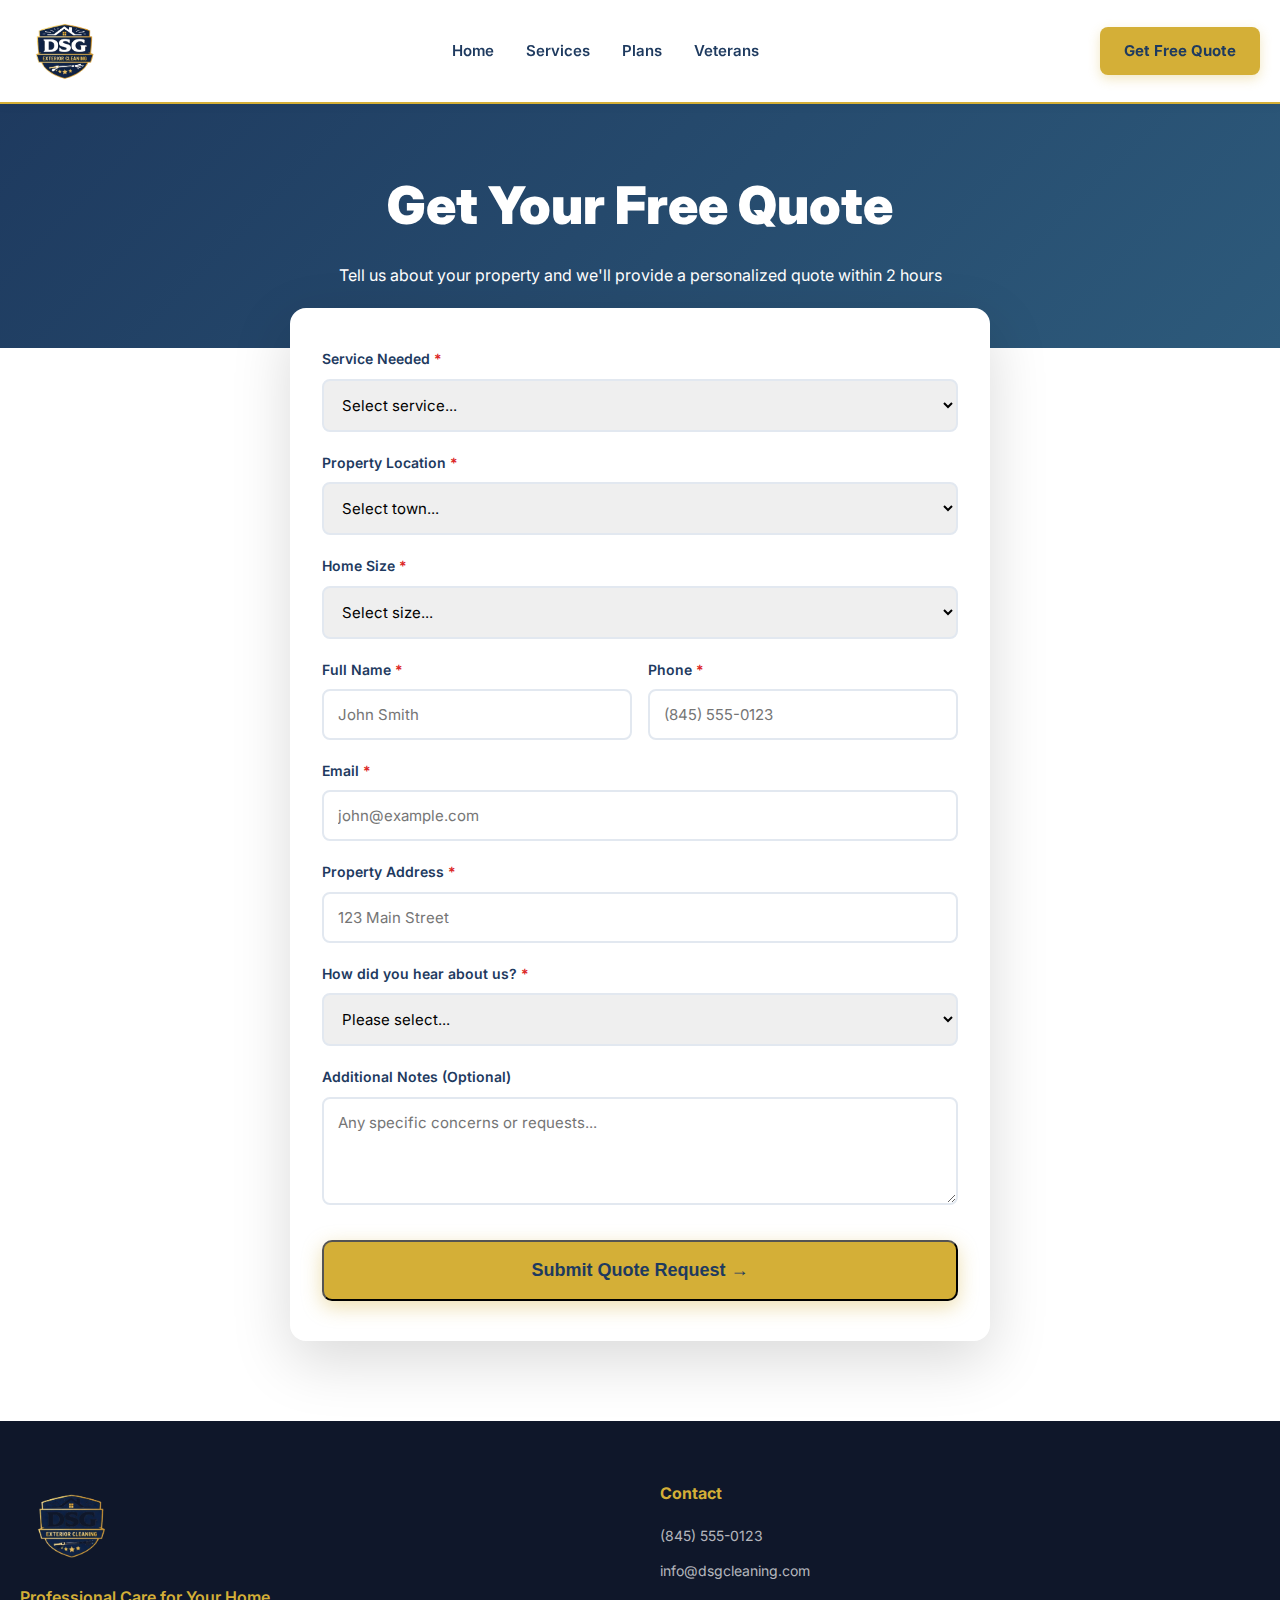
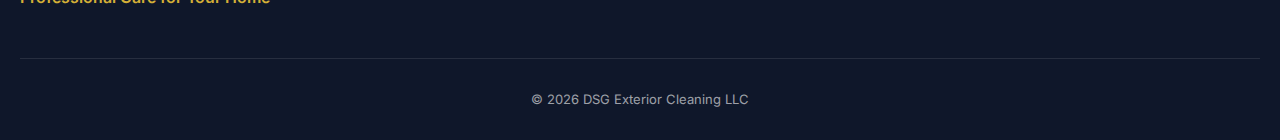
<file: quote.html>
<!DOCTYPE html>
<html lang="en">
<head>
    <meta charset="UTF-8">
    <meta name="viewport" content="width=device-width, initial-scale=1.0">
    <title>Get Your Free Quote - DSG Exterior Cleaning</title>
    <link rel="stylesheet" href="styles.css">
    <link href="https://fonts.googleapis.com/css2?family=Inter:wght@300;400;500;600;700;800;900&display=swap" rel="stylesheet">
    <style>
        .quote-hero { background: linear-gradient(135deg, var(--navy) 0%, #2d5a7b 100%); color: white; padding: 60px 20px; text-align: center; }
        .quote-hero h1 { font-size: clamp(32px, 6vw, 52px); font-weight: 900; margin-bottom: 16px; }
        .quote-container { max-width: 700px; margin: -40px auto 80px; background: white; padding: 40px 32px; border-radius: 16px; box-shadow: 0 20px 60px rgba(0,0,0,0.15); position: relative; z-index: 10; }
        .form-group { margin-bottom: 20px; }
        .form-group label { display: block; font-weight: 600; font-size: 14px; margin-bottom: 8px; color: var(--navy); }
        .form-group input, .form-group select, .form-group textarea { width: 100%; padding: 14px; border: 2px solid #e2e8f0; border-radius: 8px; font-size: 15px; font-family: inherit; }
        .form-group input:focus, .form-group select:focus, .form-group textarea:focus { outline: none; border-color: var(--gold); }
        .form-row { display: grid; grid-template-columns: 1fr 1fr; gap: 16px; }
        .county-alert { background: #fef3c7; border: 2px solid var(--gold); border-radius: 8px; padding: 14px; margin: 16px 0; font-size: 13px; font-weight: 600; color: #92400e; display: none; }
        .required { color: #dc2626; }
        @media (max-width: 767px) { .form-row { grid-template-columns: 1fr; } }
    </style>
</head>
<body>
    <nav>
        <div class="nav-container">
            <a href="index.html"><img src="logo.png" alt="DSG Exterior Cleaning" class="logo"></a>
            <ul class="nav-links">
                <li><a href="index.html">Home</a></li>
                <li><a href="services.html">Services</a></li>
                <li><a href="plans.html">Plans</a></li>
                <li><a href="veterans.html">Veterans</a></li>
            </ul>
            <a href="quote.html" class="cta-btn">Get Free Quote</a>
        </div>
    </nav>

    <div class="quote-hero">
        <h1>Get Your Free Quote</h1>
        <p>Tell us about your property and we'll provide a personalized quote within 2 hours</p>
    </div>

    <div class="quote-container">
        <form id="quoteForm">
            <div class="form-group">
                <label>Service Needed <span class="required">*</span></label>
                <select name="service" required>
                    <option value="">Select service...</option>
                    <option value="house-wash">House Soft Wash</option>
                    <option value="roof-wash">Roof Soft Wash</option>
                    <option value="gutter-clean">Gutter Cleaning</option>
                    <option value="window-clean">Window Cleaning (Exterior)</option>
                    <option value="flatwork">Driveway & Flatwork Cleaning</option>
                    <option value="bundle-essentials">Home Essentials Bundle</option>
                    <option value="bundle-curb">Curb Appeal Bundle</option>
                    <option value="bundle-full">Full Exterior Bundle</option>
                    <option value="bundle-premium">Premium Reset Bundle</option>
                    <option value="plan-essential">Essential Home Care Plan</option>
                    <option value="plan-complete">Complete Home Care Plan</option>
                    <option value="plan-estate">Estate / Premium Care Plan</option>
                </select>
            </div>

            <div class="form-group">
                <label>Property Location <span class="required">*</span></label>
                <select id="location" name="location" required>
                    <option value="">Select town...</option>
                    <optgroup label="Westchester County">
                        <option value="bedford-westchester">Bedford</option>
                        <option value="pound-ridge-westchester">Pound Ridge</option>
                        <option value="armonk-westchester">Armonk</option>
                        <option value="chappaqua-westchester">Chappaqua</option>
                        <option value="katonah-westchester">Katonah</option>
                        <option value="lewisboro-westchester">Lewisboro</option>
                        <option value="mount-kisco-westchester">Mount Kisco</option>
                        <option value="irvington-westchester">Irvington</option>
                        <option value="dobbs-ferry-westchester">Dobbs Ferry</option>
                        <option value="tarrytown-westchester">Tarrytown</option>
                    </optgroup>
                    <optgroup label="Putnam County">
                        <option value="mahopac-putnam">Mahopac</option>
                        <option value="carmel-putnam">Carmel</option>
                        <option value="brewster-putnam">Brewster</option>
                        <option value="cold-spring-putnam">Cold Spring</option>
                        <option value="garrison-putnam">Garrison</option>
                        <option value="kent-putnam">Kent</option>
                        <option value="patterson-putnam">Patterson</option>
                        <option value="putnam-valley-putnam">Putnam Valley</option>
                    </optgroup>
                    <optgroup label="Dutchess County">
                        <option value="millbrook-dutchess">Millbrook</option>
                        <option value="rhinebeck-dutchess">Rhinebeck</option>
                        <option value="red-hook-dutchess">Red Hook</option>
                        <option value="pleasant-valley-dutchess">Pleasant Valley</option>
                        <option value="hopewell-dutchess">Hopewell Junction</option>
                        <option value="fishkill-dutchess">Fishkill</option>
                        <option value="beacon-dutchess">Beacon</option>
                        <option value="hyde-park-dutchess">Hyde Park</option>
                        <option value="poughkeepsie-dutchess">Poughkeepsie</option>
                    </optgroup>
                </select>
            </div>

            <div class="county-alert" id="countyAlert"></div>

            <div class="form-group">
                <label>Home Size <span class="required">*</span></label>
                <select name="homeSize" required>
                    <option value="">Select size...</option>
                    <option value="small">Small (Under 1,800 sq ft)</option>
                    <option value="medium">Medium (1,800-2,800 sq ft)</option>
                    <option value="large">Large (2,800-3,800 sq ft)</option>
                    <option value="xl">XL / Complex (3,800+ sq ft)</option>
                </select>
            </div>

            <div class="form-row">
                <div class="form-group">
                    <label>Full Name <span class="required">*</span></label>
                    <input type="text" name="name" required placeholder="John Smith">
                </div>
                <div class="form-group">
                    <label>Phone <span class="required">*</span></label>
                    <input type="tel" name="phone" required placeholder="(845) 555-0123">
                </div>
            </div>

            <div class="form-group">
                <label>Email <span class="required">*</span></label>
                <input type="email" name="email" required placeholder="john@example.com">
            </div>

            <div class="form-group">
                <label>Property Address <span class="required">*</span></label>
                <input type="text" name="address" required placeholder="123 Main Street">
            </div>

            <div class="form-group">
                <label>How did you hear about us? <span class="required">*</span></label>
                <select name="referralSource" required>
                    <option value="">Please select...</option>
                    <option value="google-search">Google Search</option>
                    <option value="google-maps">Google Maps</option>
                    <option value="facebook">Facebook</option>
                    <option value="nextdoor">Nextdoor</option>
                    <option value="yard-sign">Yard Sign in Neighborhood</option>
                    <option value="door-hanger">Door Hanger</option>
                    <option value="friend-referral">Friend or Neighbor Referral</option>
                    <option value="saw-truck">Saw Your Truck Working</option>
                    <option value="veterans-program">Veterans Program</option>
                    <option value="real-estate">Real Estate Agent</option>
                    <option value="other">Other</option>
                </select>
            </div>

            <div class="form-group">
                <label>Additional Notes (Optional)</label>
                <textarea name="notes" rows="4" placeholder="Any specific concerns or requests..."></textarea>
            </div>

            <button type="submit" class="btn-cta-primary" style="width: 100%; margin-top: 8px;">Submit Quote Request →</button>
        </form>
    </div>

    <footer>
        <div class="footer-container">
            <div class="footer-section">
                <img src="logo.png" alt="DSG Exterior Cleaning" class="footer-logo">
                <p class="footer-tagline">Professional Care for Your Home</p>
            </div>
            <div class="footer-section">
                <h3>Contact</h3>
                <ul>
                    <li><a href="tel:+18455550123">(845) 555-0123</a></li>
                    <li><a href="mailto:info@dsgcleaning.com">info@dsgcleaning.com</a></li>
                </ul>
            </div>
        </div>
        <div class="footer-bottom"><p>&copy; 2026 DSG Exterior Cleaning LLC</p></div>
    </footer>

    <script src="pricing-calculator.js"></script>
    <script src="main.js"></script>
</body>
</html>
</file>
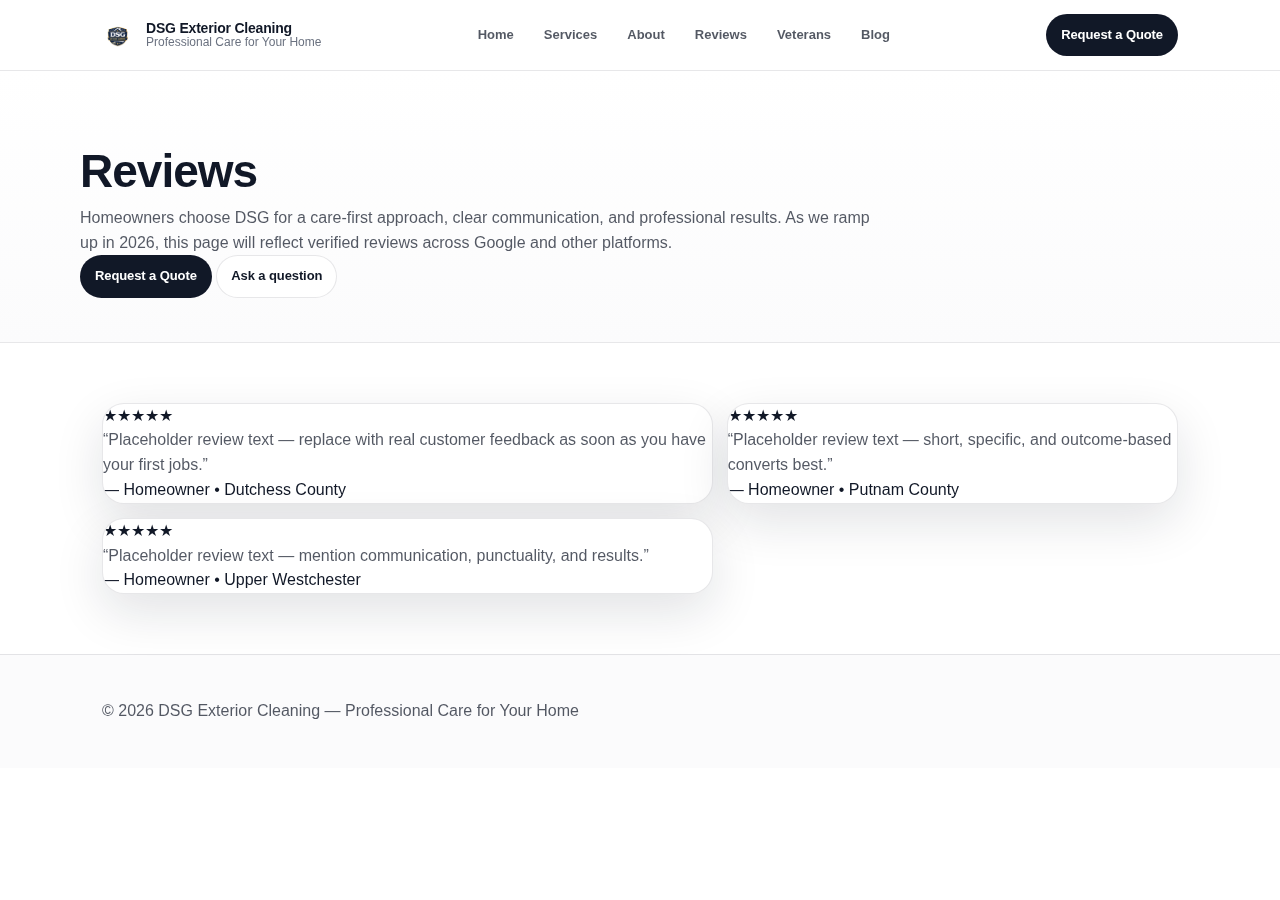
<file: reviews.html>
<!doctype html>
<html lang="en">
<head>
  <meta charset="utf-8" />
  <meta name="viewport" content="width=device-width,initial-scale=1" />
  <title>Reviews | DSG Exterior Cleaning</title>
  <meta name="viewport" content="width=device-width,initial-scale=1" />
  <meta name="description" content="See what homeowners say about DSG Exterior Cleaning. Professional, care-first exterior cleaning across Dutchess, Putnam, and Upper Westchester." />

  <link rel="icon" href="/favicon.svg" type="image/svg+xml">
  <meta name="theme-color" content="#111827">

  <style>
    :root{
      --bg:#ffffff; --text:#111827; --muted:#6b7280;
      --border:rgba(17,24,39,.10);
      --shadow: 0 18px 50px rgba(17,24,39,.12);
      --shadow2: 0 10px 30px rgba(17,24,39,.10);
      --radius: 22px; --max: 1120px;
      --sf: ui-sans-serif, -apple-system, BlinkMacSystemFont, "SF Pro Display", "SF Pro Text",
            "Segoe UI", Roboto, Helvetica, Arial, sans-serif;
    }
    *{box-sizing:border-box}
    body{margin:0;font-family:var(--sf);background:var(--bg);color:var(--text);line-height:1.55;-webkit-font-smoothing:antialiased}
    a{color:inherit;text-decoration:none}
    .wrap{max-width:var(--max);margin:0 auto;padding:0 22px}
    .topbar{position:sticky;top:0;z-index:50;background:rgba(255,255,255,.78);backdrop-filter:saturate(180%) blur(18px);border-bottom:1px solid var(--border)}
    .nav{display:flex;align-items:center;justify-content:space-between;padding:14px 0;gap:16px}
    .brand{display:flex;align-items:center;gap:12px;min-width:0;flex:0 1 auto}
    .logo{width:32px;height:32px;object-fit:contain;display:block;flex-shrink:0}
    .brandtext{display:flex;flex-direction:column;line-height:1.1;min-width:0}
    .brandname{font-size:14px;font-weight:700;letter-spacing:-.2px;white-space:nowrap;overflow:hidden;text-overflow:ellipsis;max-width:320px}
    .tagline{font-size:12px;font-weight:500;color:var(--muted);white-space:nowrap;overflow:hidden;text-overflow:ellipsis;max-width:320px}
    .links{display:flex;align-items:center;gap:10px;font-size:13px;color:rgba(17,24,39,.72);font-weight:600;white-space:nowrap;flex-shrink:0}
    .links a{padding:8px 10px;border-radius:12px;transition:.15s ease;white-space:nowrap}
    .links a:hover{background:rgba(17,24,39,.045);color:rgba(17,24,39,.92)}
    .btn{display:inline-flex;align-items:center;justify-content:center;padding:10px 14px;border-radius:999px;border:1px solid var(--border);background:rgba(255,255,255,.92);font-size:13px;font-weight:650;letter-spacing:-.1px;cursor:pointer;transition:.18s ease;white-space:nowrap}
    .btn:hover{transform:translateY(-1px);box-shadow:var(--shadow2)}
    .btn.primary{background:var(--text);color:#fff;border-color:rgba(17,24,39,.22)}
    header{border-bottom:1px solid var(--border);background:linear-gradient(180deg,#fff,#fbfbfc)}
    .hero{padding:76px 0 44px}
    h1{margin:0 0 10px;font-size:46px;letter-spacing:-1px;line-height:1.06}
    p{margin:0;color:rgba(17,24,39,.72);max-width:90ch}

    section{padding:60px 0}
    .grid{display:grid;grid-template-columns:1.15fr .85fr;gap:14px;align-items:start}
    .card{border:1px solid var(--border);border-radius:var(--radius);background:#fff;box-shadow:var(--shadow);overflow:hidden}
    .head{padding:16px 18px;border-bottom:1px solid var(--border);font-weight:750;letter-spacing:-.2px}
    .body{padding:18px}
    label{display:block;font-size:11px;font-weight:800;letter-spacing:.08em;text-transform:uppercase;color:rgba(17,24,39,.55);margin:0 0 7px}
    input, textarea, select{
      width:100%;
      padding:12px 12px;
      border-radius:14px;
      border:1px solid var(--border);
      font-family:inherit;
      font-size:14px;
      outline:none;
    }
    textarea{min-height:120px;resize:vertical}
    .row{display:grid;grid-template-columns:1fr 1fr;gap:10px}
    .fine{margin-top:10px;font-size:12px;color:rgba(17,24,39,.58)}
    .pillrow{display:flex;gap:8px;flex-wrap:wrap;margin-top:10px}
    .pill{display:inline-flex;gap:8px;align-items:center;padding:7px 10px;border-radius:999px;border:1px solid var(--border);background:rgba(17,24,39,.03);font-size:12px;font-weight:650;color:rgba(17,24,39,.72)}
    footer{padding:44px 0;background:#fbfbfc;border-top:1px solid var(--border);color:rgba(17,24,39,.72)}
    @media(max-width:900px){.links{display:none}.grid{grid-template-columns:1fr}h1{font-size:40px}.row{grid-template-columns:1fr}}
  </style>
</head>
<body>

  <div class="topbar">
    <div class="wrap">
      <div class="nav">
        <a class="brand" href="/index.html">
          <img class="logo" src="/assets/img/dsg-logo.png" alt="DSG Exterior Cleaning logo" />
          <span class="brandtext">
            <span class="brandname">DSG Exterior Cleaning</span>
            <span class="tagline">Professional Care for Your Home</span>
          </span>
        </a>
        <div class="links">
          <a href="/index.html">Home</a>
          <a href="/services.html">Services</a>
          <a href="/about.html">About</a>
          <a href="/reviews.html">Reviews</a>
          <a href="/veterans.html">Veterans</a>
          <a href="/blog/index.html">Blog</a>
        </div>
        <a class="btn primary" href="/quote.html">Request a Quote</a>
      </div>
    </div>
  </div>

  <header>
    <div class="wrap hero">
      <h1>Reviews</h1>
      <p>
        Homeowners choose DSG for a care-first approach, clear communication, and professional results.
        As we ramp up in 2026, this page will reflect verified reviews across Google and other platforms.
      </p>
      <div class="cta">
        <a class="btn primary" href="/index.html#quote">Request a Quote</a>
        <a class="btn" href="mailto:info@dsgec.com">Ask a question</a>
      </div>
    </div>
  </header>

  <section>
    <div class="wrap">
      <div class="grid">
        <div class="card">
          <div class="stars">★★★★★</div>
          <p>“Placeholder review text — replace with real customer feedback as soon as you have your first jobs.”</p>
          <div class="who">— Homeowner • Dutchess County</div>
        </div>

        <div class="card">
          <div class="stars">★★★★★</div>
          <p>“Placeholder review text — short, specific, and outcome-based converts best.”</p>
          <div class="who">— Homeowner • Putnam County</div>
        </div>

        <div class="card">
          <div class="stars">★★★★★</div>
          <p>“Placeholder review text — mention communication, punctuality, and results.”</p>
          <div class="who">— Homeowner • Upper Westchester</div>
        </div>
      </div>
    </div>
  </section>

  <footer>
    <div class="wrap">
      © <span id="y"></span> DSG Exterior Cleaning — Professional Care for Your Home
    </div>
  </footer>
  <script>document.getElementById("y").textContent=new Date().getFullYear();</script>

</body>
</html>
</file>
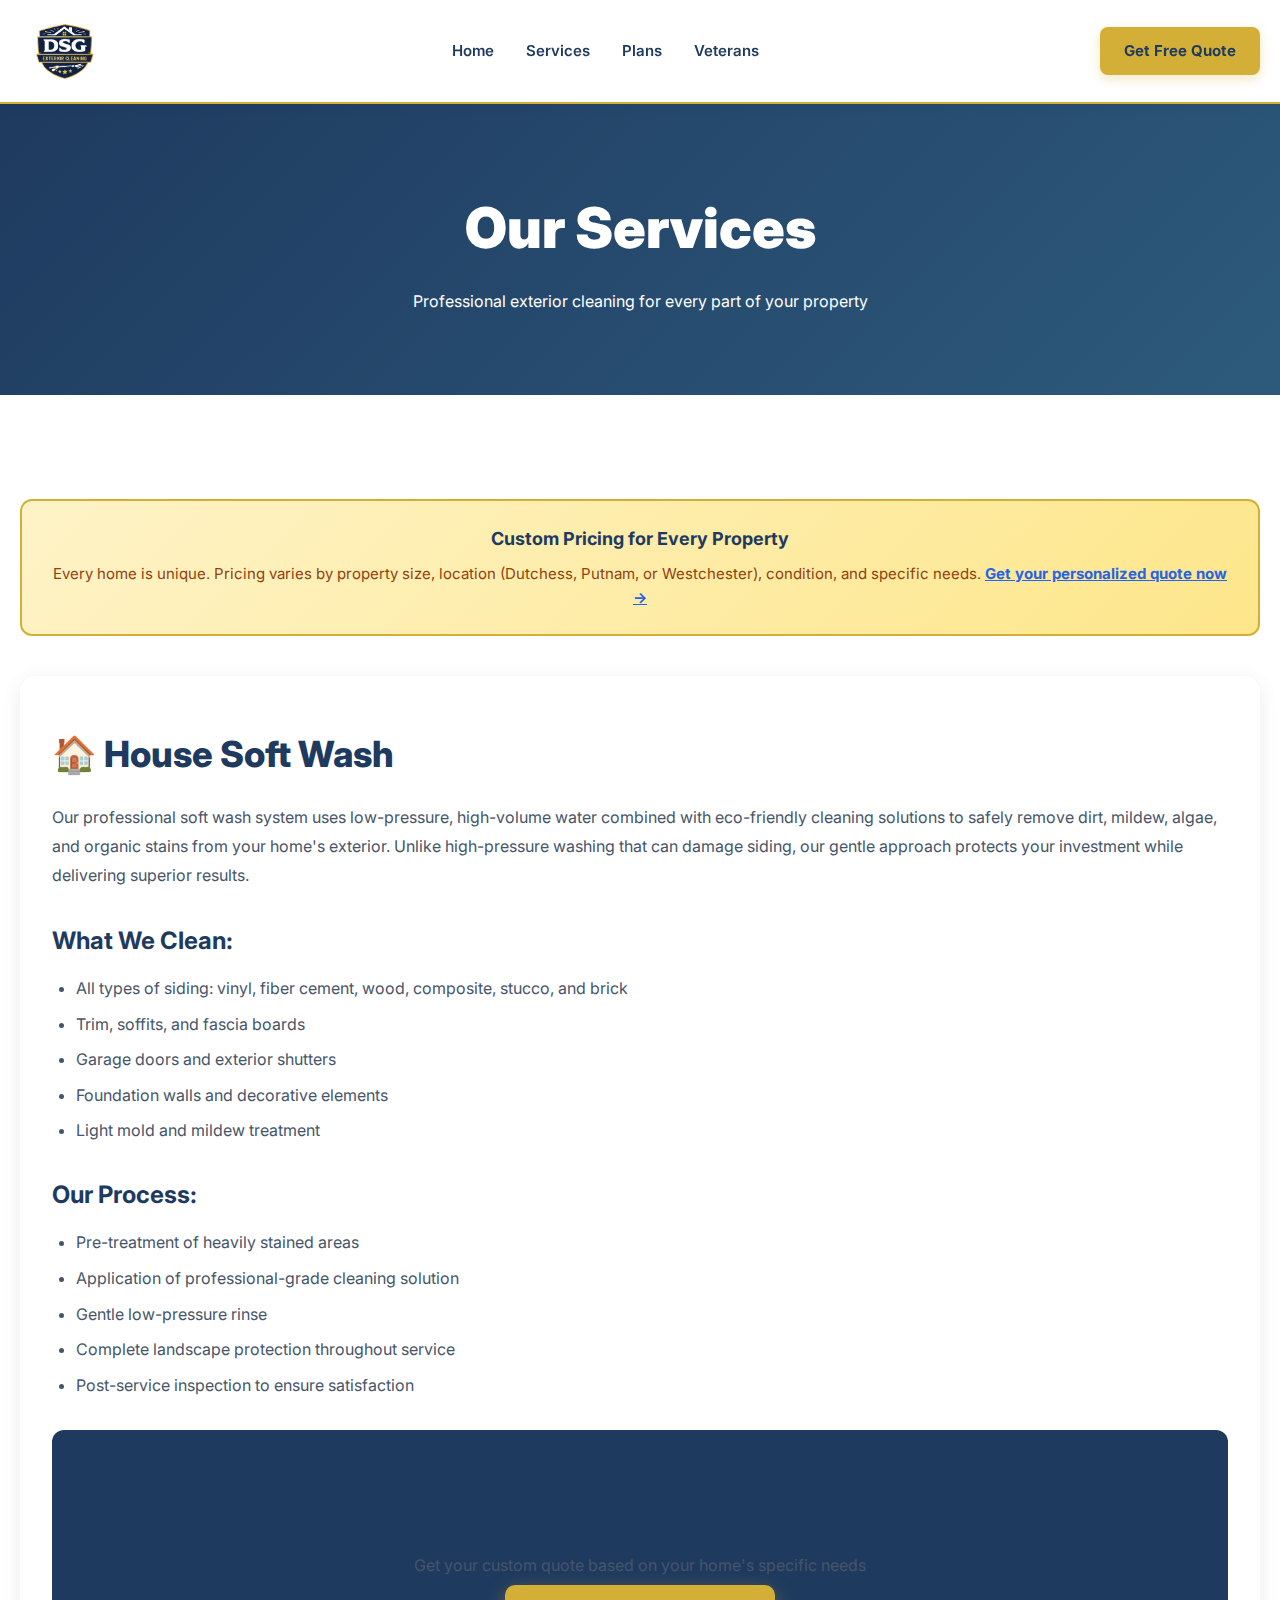
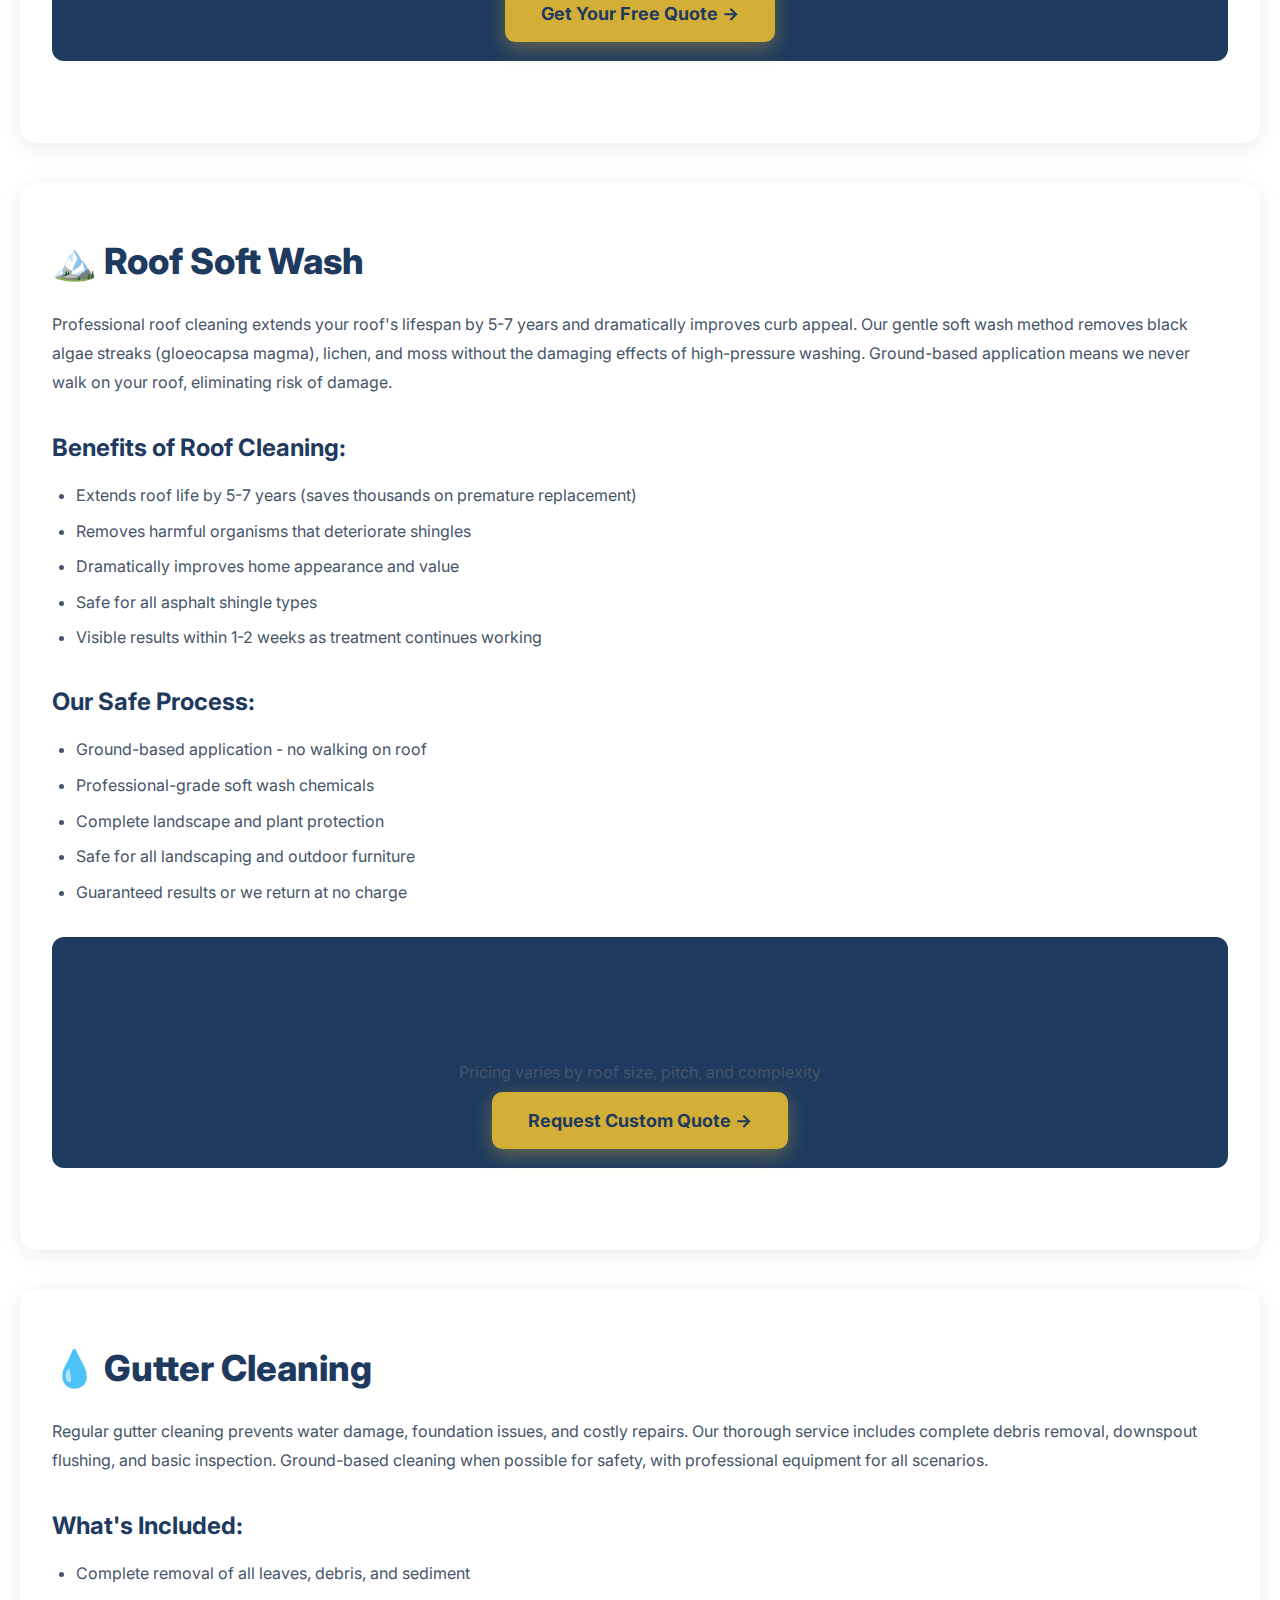
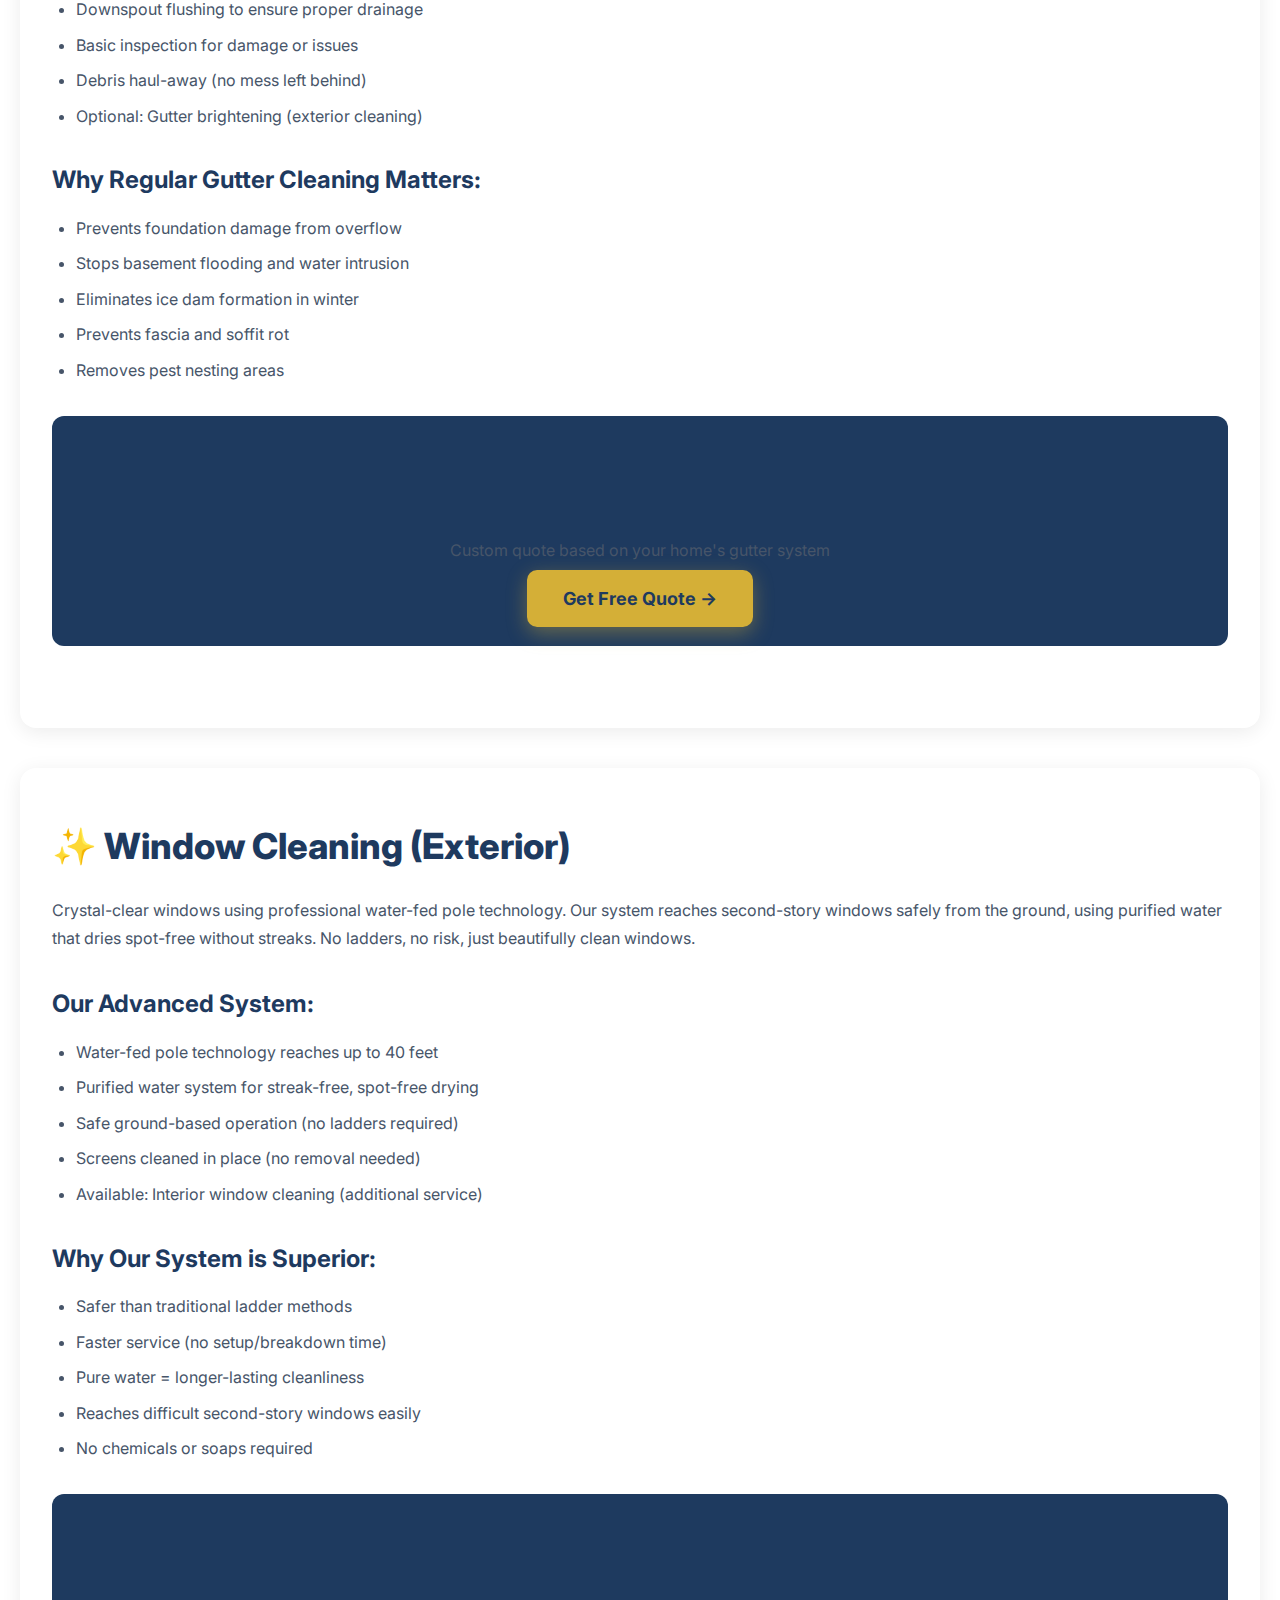
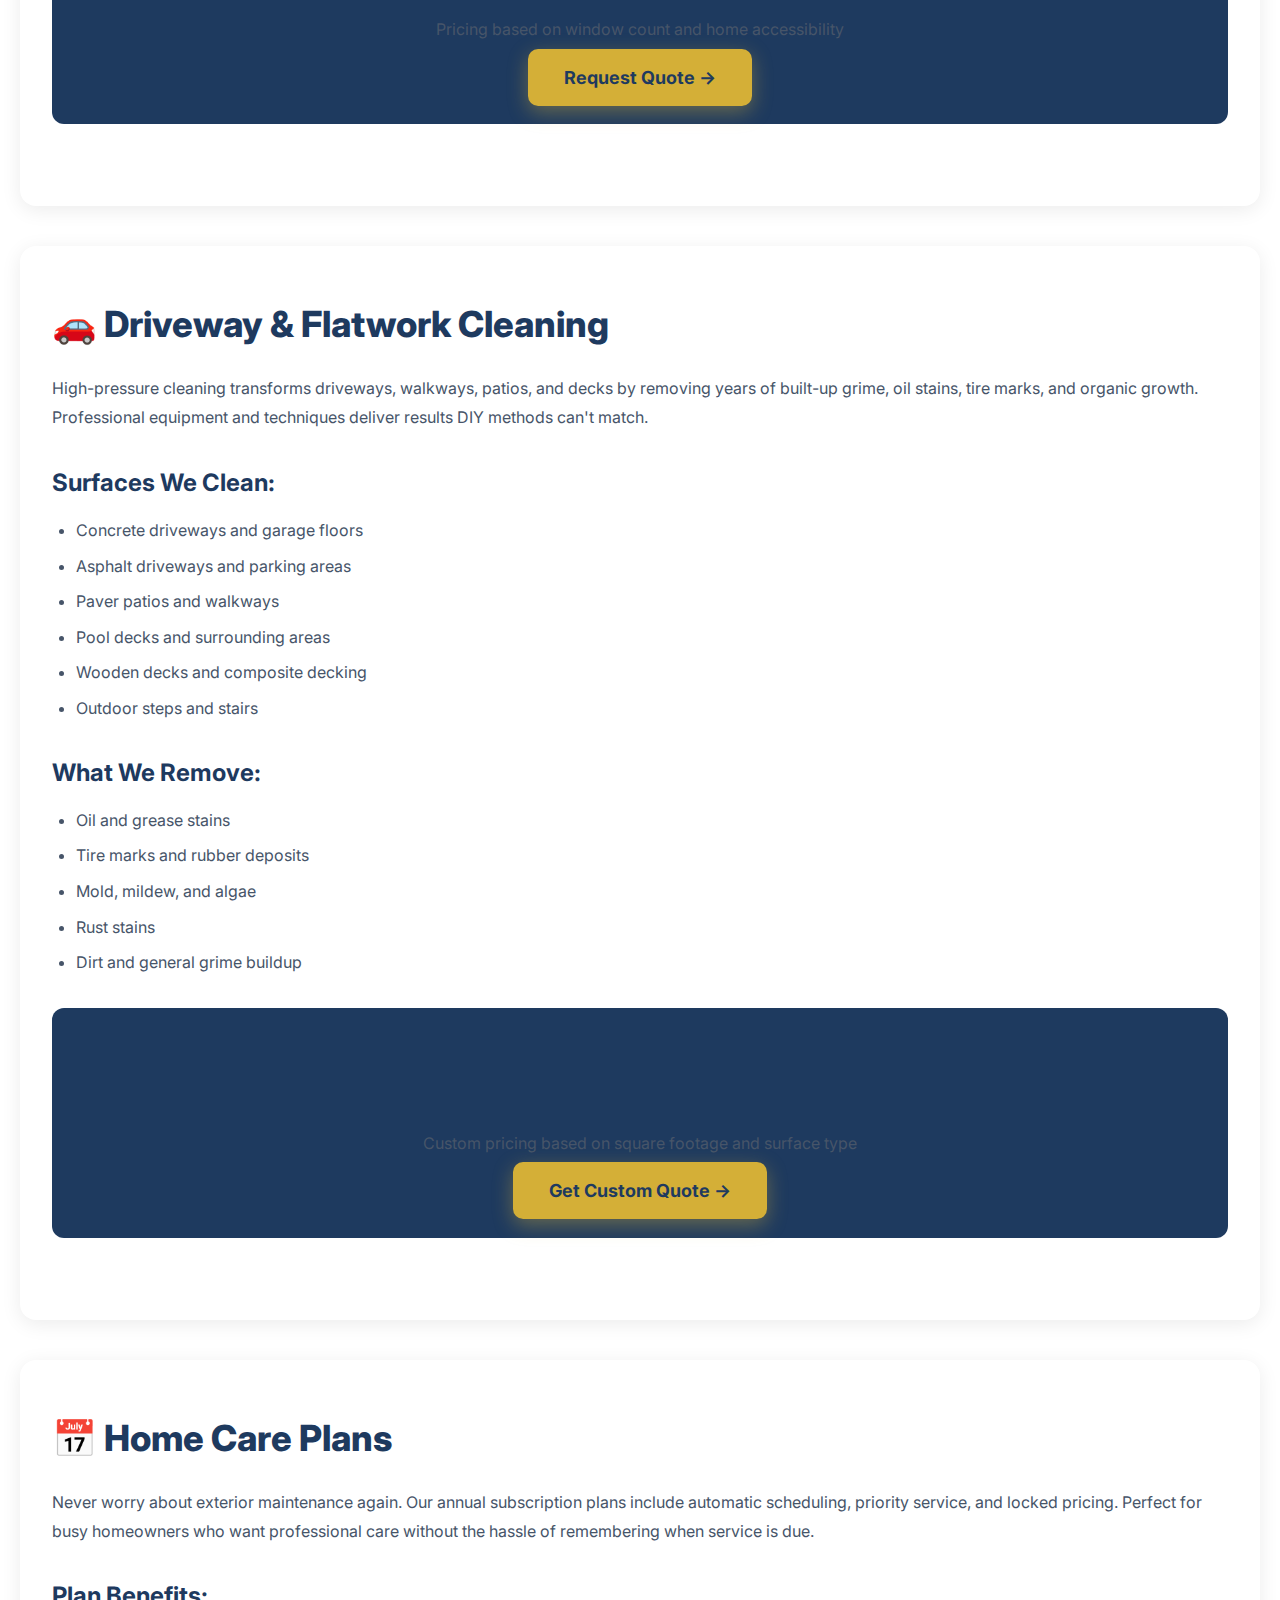
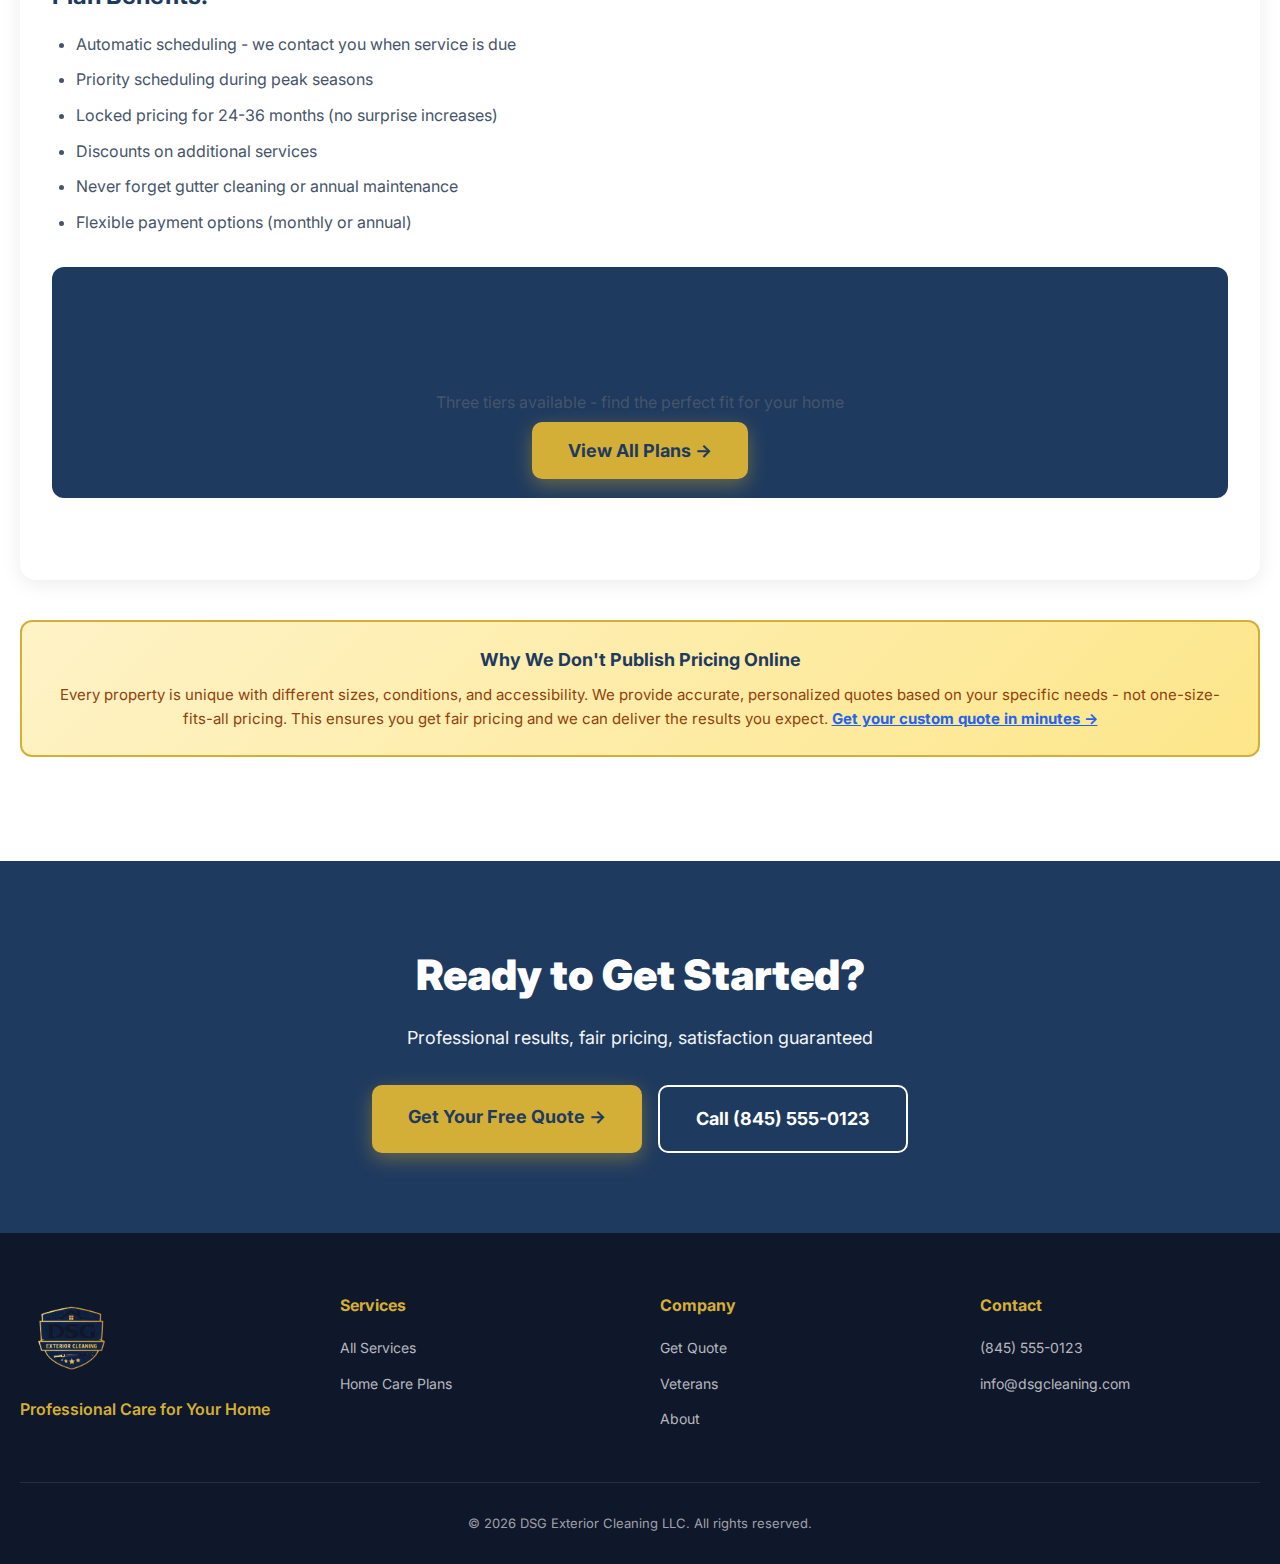
<file: services.html>
<!DOCTYPE html>
<html lang="en">
<head>
    <meta charset="UTF-8">
    <meta name="viewport" content="width=device-width, initial-scale=1.0">
    <title>Our Services - DSG Exterior Cleaning</title>
    <link rel="stylesheet" href="styles.css">
    <link href="https://fonts.googleapis.com/css2?family=Inter:wght@300;400;500;600;700;800;900&display=swap" rel="stylesheet">
    <style>
        .page-hero { background: linear-gradient(135deg, var(--navy) 0%, #2d5a7b 100%); color: white; padding: 80px 20px; text-align: center; }
        .page-hero h1 { font-size: clamp(36px, 6vw, 56px); font-weight: 900; margin-bottom: 16px; }
        .service-detail { background: white; padding: 50px 32px; margin: 40px 0; border-radius: 16px; box-shadow: 0 4px 20px rgba(0,0,0,0.08); }
        .service-detail h2 { font-size: 36px; font-weight: 800; color: var(--navy); margin-bottom: 20px; display: flex; align-items: center; gap: 16px; }
        .service-detail h3 { font-size: 24px; font-weight: 700; color: var(--navy); margin: 32px 0 16px; }
        .service-detail p { font-size: 16px; color: var(--gray); line-height: 1.8; margin-bottom: 16px; }
        .service-detail ul { margin: 16px 0 24px 24px; }
        .service-detail ul li { font-size: 16px; color: var(--gray); margin: 10px 0; line-height: 1.6; }
        .price-note { background: linear-gradient(135deg, #fef3c7 0%, #fde68a 100%); border: 2px solid var(--gold); padding: 24px; border-radius: 12px; margin: 24px 0; text-align: center; }
        .price-note strong { color: var(--navy); font-size: 18px; display: block; margin-bottom: 8px; }
        .price-note p { color: #92400e; font-size: 15px; margin: 0; }
        .cta-box { background: var(--navy); color: white; padding: 32px; border-radius: 12px; text-align: center; margin: 32px 0; }
        .cta-box h3 { font-size: 28px; font-weight: 800; margin-bottom: 12px; }
    </style>
</head>
<body>
    <nav>
        <div class="nav-container">
            <a href="index.html"><img src="logo.png" alt="DSG Exterior Cleaning" class="logo"></a>
            <ul class="nav-links">
                <li><a href="index.html">Home</a></li>
                <li><a href="services.html">Services</a></li>
                <li><a href="plans.html">Plans</a></li>
                <li><a href="veterans.html">Veterans</a></li>
            </ul>
            <a href="quote.html" class="cta-btn">Get Free Quote</a>
        </div>
    </nav>

    <div class="page-hero">
        <h1>Our Services</h1>
        <p>Professional exterior cleaning for every part of your property</p>
    </div>

    <section class="section">
        <div class="section-container">
            <div class="price-note">
                <strong>Custom Pricing for Every Property</strong>
                <p>Every home is unique. Pricing varies by property size, location (Dutchess, Putnam, or Westchester), condition, and specific needs. <a href="quote.html" style="color: var(--accent); font-weight: 700; text-decoration: underline;">Get your personalized quote now →</a></p>
            </div>

            <div class="service-detail">
                <h2>🏠 House Soft Wash</h2>
                <p>Our professional soft wash system uses low-pressure, high-volume water combined with eco-friendly cleaning solutions to safely remove dirt, mildew, algae, and organic stains from your home's exterior. Unlike high-pressure washing that can damage siding, our gentle approach protects your investment while delivering superior results.</p>
                
                <h3>What We Clean:</h3>
                <ul>
                    <li>All types of siding: vinyl, fiber cement, wood, composite, stucco, and brick</li>
                    <li>Trim, soffits, and fascia boards</li>
                    <li>Garage doors and exterior shutters</li>
                    <li>Foundation walls and decorative elements</li>
                    <li>Light mold and mildew treatment</li>
                </ul>

                <h3>Our Process:</h3>
                <ul>
                    <li>Pre-treatment of heavily stained areas</li>
                    <li>Application of professional-grade cleaning solution</li>
                    <li>Gentle low-pressure rinse</li>
                    <li>Complete landscape protection throughout service</li>
                    <li>Post-service inspection to ensure satisfaction</li>
                </ul>

                <div class="cta-box">
                    <h3>Ready for a Like-New Home?</h3>
                    <p style="margin-bottom: 20px;">Get your custom quote based on your home's specific needs</p>
                    <a href="quote.html" class="btn-cta-primary">Get Your Free Quote →</a>
                </div>
            </div>

            <div class="service-detail">
                <h2>🏔️ Roof Soft Wash</h2>
                <p>Professional roof cleaning extends your roof's lifespan by 5-7 years and dramatically improves curb appeal. Our gentle soft wash method removes black algae streaks (gloeocapsa magma), lichen, and moss without the damaging effects of high-pressure washing. Ground-based application means we never walk on your roof, eliminating risk of damage.</p>

                <h3>Benefits of Roof Cleaning:</h3>
                <ul>
                    <li>Extends roof life by 5-7 years (saves thousands on premature replacement)</li>
                    <li>Removes harmful organisms that deteriorate shingles</li>
                    <li>Dramatically improves home appearance and value</li>
                    <li>Safe for all asphalt shingle types</li>
                    <li>Visible results within 1-2 weeks as treatment continues working</li>
                </ul>

                <h3>Our Safe Process:</h3>
                <ul>
                    <li>Ground-based application - no walking on roof</li>
                    <li>Professional-grade soft wash chemicals</li>
                    <li>Complete landscape and plant protection</li>
                    <li>Safe for all landscaping and outdoor furniture</li>
                    <li>Guaranteed results or we return at no charge</li>
                </ul>

                <div class="cta-box">
                    <h3>Restore Your Roof's Appearance</h3>
                    <p style="margin-bottom: 20px;">Pricing varies by roof size, pitch, and complexity</p>
                    <a href="quote.html" class="btn-cta-primary">Request Custom Quote →</a>
                </div>
            </div>

            <div class="service-detail">
                <h2>💧 Gutter Cleaning</h2>
                <p>Regular gutter cleaning prevents water damage, foundation issues, and costly repairs. Our thorough service includes complete debris removal, downspout flushing, and basic inspection. Ground-based cleaning when possible for safety, with professional equipment for all scenarios.</p>

                <h3>What's Included:</h3>
                <ul>
                    <li>Complete removal of all leaves, debris, and sediment</li>
                    <li>Downspout flushing to ensure proper drainage</li>
                    <li>Basic inspection for damage or issues</li>
                    <li>Debris haul-away (no mess left behind)</li>
                    <li>Optional: Gutter brightening (exterior cleaning)</li>
                </ul>

                <h3>Why Regular Gutter Cleaning Matters:</h3>
                <ul>
                    <li>Prevents foundation damage from overflow</li>
                    <li>Stops basement flooding and water intrusion</li>
                    <li>Eliminates ice dam formation in winter</li>
                    <li>Prevents fascia and soffit rot</li>
                    <li>Removes pest nesting areas</li>
                </ul>

                <div class="cta-box">
                    <h3>Protect Your Investment</h3>
                    <p style="margin-bottom: 20px;">Custom quote based on your home's gutter system</p>
                    <a href="quote.html" class="btn-cta-primary">Get Free Quote →</a>
                </div>
            </div>

            <div class="service-detail">
                <h2>✨ Window Cleaning (Exterior)</h2>
                <p>Crystal-clear windows using professional water-fed pole technology. Our system reaches second-story windows safely from the ground, using purified water that dries spot-free without streaks. No ladders, no risk, just beautifully clean windows.</p>

                <h3>Our Advanced System:</h3>
                <ul>
                    <li>Water-fed pole technology reaches up to 40 feet</li>
                    <li>Purified water system for streak-free, spot-free drying</li>
                    <li>Safe ground-based operation (no ladders required)</li>
                    <li>Screens cleaned in place (no removal needed)</li>
                    <li>Available: Interior window cleaning (additional service)</li>
                </ul>

                <h3>Why Our System is Superior:</h3>
                <ul>
                    <li>Safer than traditional ladder methods</li>
                    <li>Faster service (no setup/breakdown time)</li>
                    <li>Pure water = longer-lasting cleanliness</li>
                    <li>Reaches difficult second-story windows easily</li>
                    <li>No chemicals or soaps required</li>
                </ul>

                <div class="cta-box">
                    <h3>See Clearly Again</h3>
                    <p style="margin-bottom: 20px;">Pricing based on window count and home accessibility</p>
                    <a href="quote.html" class="btn-cta-primary">Request Quote →</a>
                </div>
            </div>

            <div class="service-detail">
                <h2>🚗 Driveway & Flatwork Cleaning</h2>
                <p>High-pressure cleaning transforms driveways, walkways, patios, and decks by removing years of built-up grime, oil stains, tire marks, and organic growth. Professional equipment and techniques deliver results DIY methods can't match.</p>

                <h3>Surfaces We Clean:</h3>
                <ul>
                    <li>Concrete driveways and garage floors</li>
                    <li>Asphalt driveways and parking areas</li>
                    <li>Paver patios and walkways</li>
                    <li>Pool decks and surrounding areas</li>
                    <li>Wooden decks and composite decking</li>
                    <li>Outdoor steps and stairs</li>
                </ul>

                <h3>What We Remove:</h3>
                <ul>
                    <li>Oil and grease stains</li>
                    <li>Tire marks and rubber deposits</li>
                    <li>Mold, mildew, and algae</li>
                    <li>Rust stains</li>
                    <li>Dirt and general grime buildup</li>
                </ul>

                <div class="cta-box">
                    <h3>Transform Your Outdoor Spaces</h3>
                    <p style="margin-bottom: 20px;">Custom pricing based on square footage and surface type</p>
                    <a href="quote.html" class="btn-cta-primary">Get Custom Quote →</a>
                </div>
            </div>

            <div class="service-detail">
                <h2>📅 Home Care Plans</h2>
                <p>Never worry about exterior maintenance again. Our annual subscription plans include automatic scheduling, priority service, and locked pricing. Perfect for busy homeowners who want professional care without the hassle of remembering when service is due.</p>

                <h3>Plan Benefits:</h3>
                <ul>
                    <li>Automatic scheduling - we contact you when service is due</li>
                    <li>Priority scheduling during peak seasons</li>
                    <li>Locked pricing for 24-36 months (no surprise increases)</li>
                    <li>Discounts on additional services</li>
                    <li>Never forget gutter cleaning or annual maintenance</li>
                    <li>Flexible payment options (monthly or annual)</li>
                </ul>

                <div class="cta-box">
                    <h3>Explore Home Care Plans</h3>
                    <p style="margin-bottom: 20px;">Three tiers available - find the perfect fit for your home</p>
                    <a href="plans.html" class="btn-cta-primary">View All Plans →</a>
                </div>
            </div>

            <div class="price-note">
                <strong>Why We Don't Publish Pricing Online</strong>
                <p>Every property is unique with different sizes, conditions, and accessibility. We provide accurate, personalized quotes based on your specific needs - not one-size-fits-all pricing. This ensures you get fair pricing and we can deliver the results you expect. <a href="quote.html" style="color: var(--accent); font-weight: 700; text-decoration: underline;">Get your custom quote in minutes →</a></p>
            </div>
        </div>
    </section>

    <section class="final-cta">
        <div class="section-container">
            <h2>Ready to Get Started?</h2>
            <p>Professional results, fair pricing, satisfaction guaranteed</p>
            <div class="cta-buttons">
                <a href="quote.html" class="btn-cta-primary">Get Your Free Quote →</a>
                <a href="tel:+18455550123" class="btn-cta-secondary">Call (845) 555-0123</a>
            </div>
        </div>
    </section>

    <footer>
        <div class="footer-container">
            <div class="footer-section">
                <img src="logo.png" alt="DSG Exterior Cleaning" class="footer-logo">
                <p class="footer-tagline">Professional Care for Your Home</p>
            </div>
            <div class="footer-section">
                <h3>Services</h3>
                <ul>
                    <li><a href="services.html">All Services</a></li>
                    <li><a href="plans.html">Home Care Plans</a></li>
                </ul>
            </div>
            <div class="footer-section">
                <h3>Company</h3>
                <ul>
                    <li><a href="quote.html">Get Quote</a></li>
                    <li><a href="veterans.html">Veterans</a></li>
                    <li><a href="about.html">About</a></li>
                </ul>
            </div>
            <div class="footer-section">
                <h3>Contact</h3>
                <ul>
                    <li><a href="tel:+18455550123">(845) 555-0123</a></li>
                    <li><a href="mailto:info@dsgcleaning.com">info@dsgcleaning.com</a></li>
                </ul>
            </div>
        </div>
        <div class="footer-bottom"><p>&copy; 2026 DSG Exterior Cleaning LLC. All rights reserved.</p></div>
    </footer>
    <script src="main.js"></script>
</body>
</html>
</file>
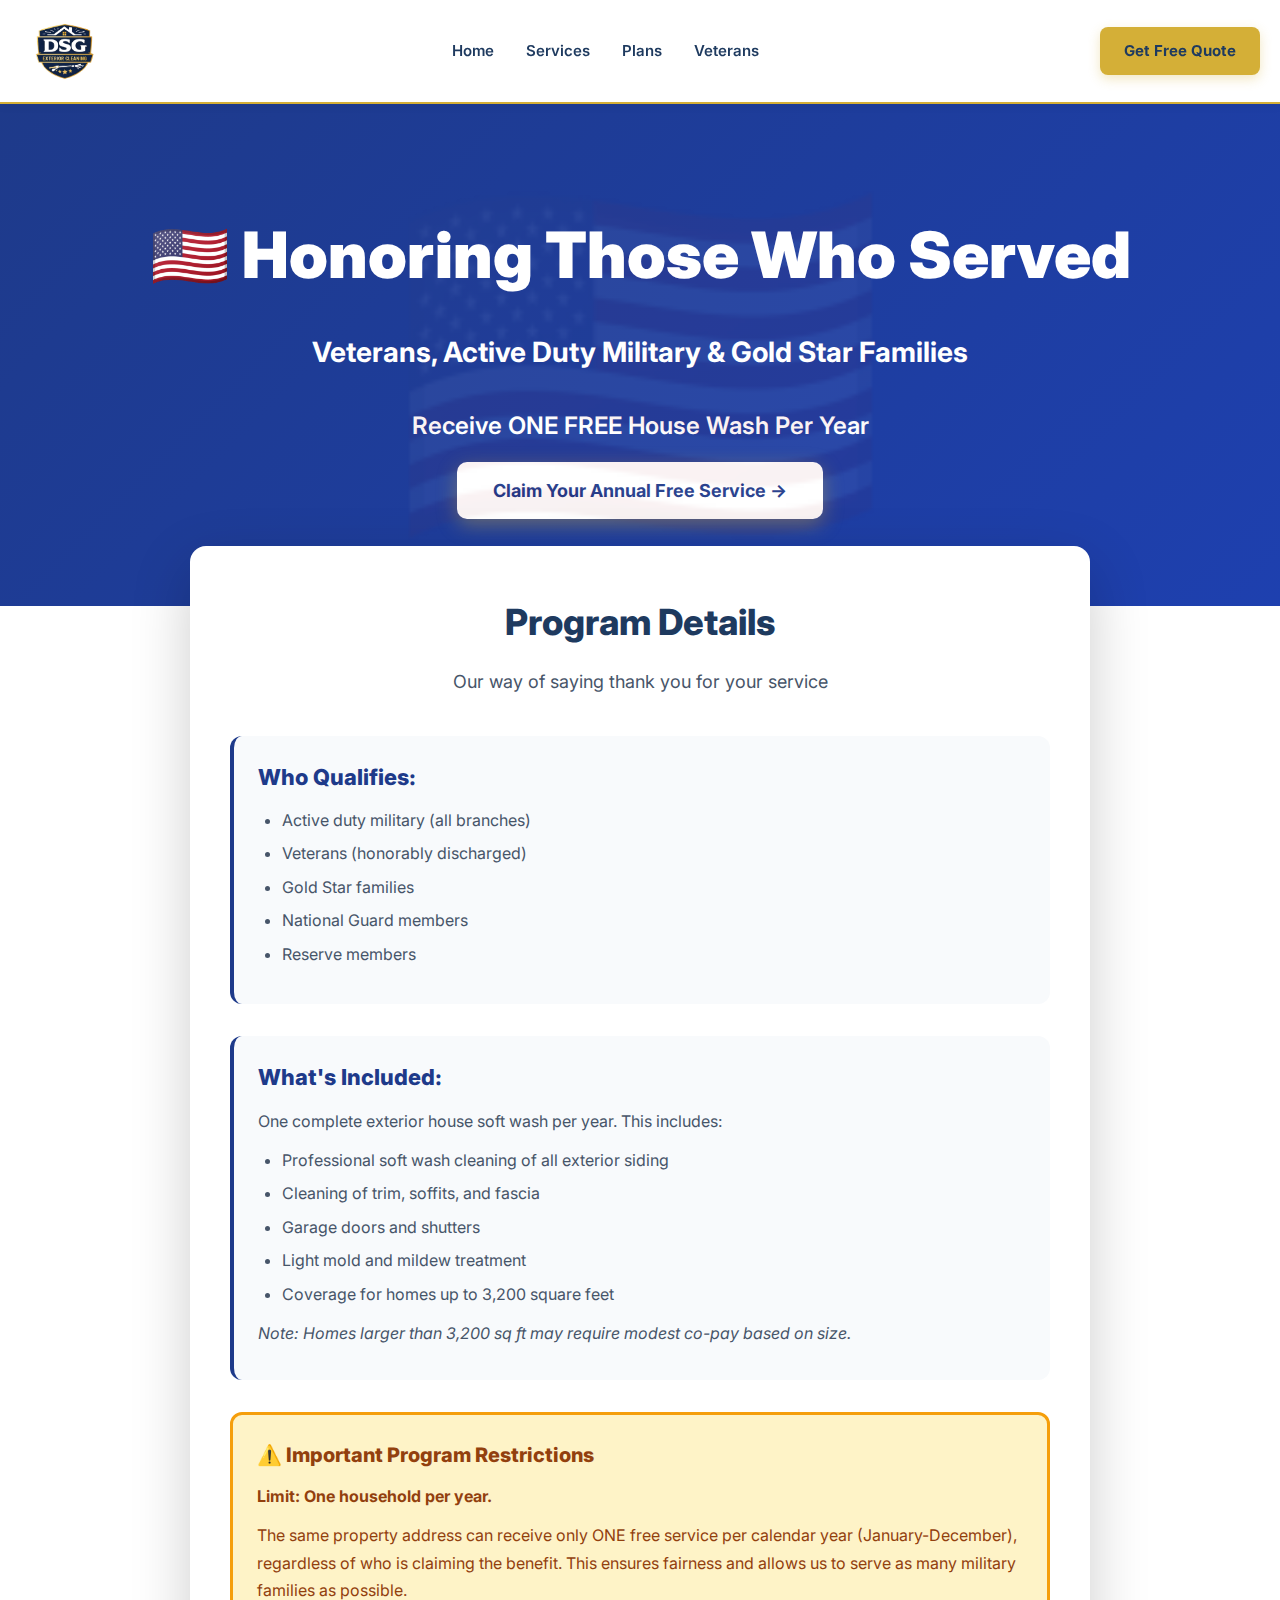
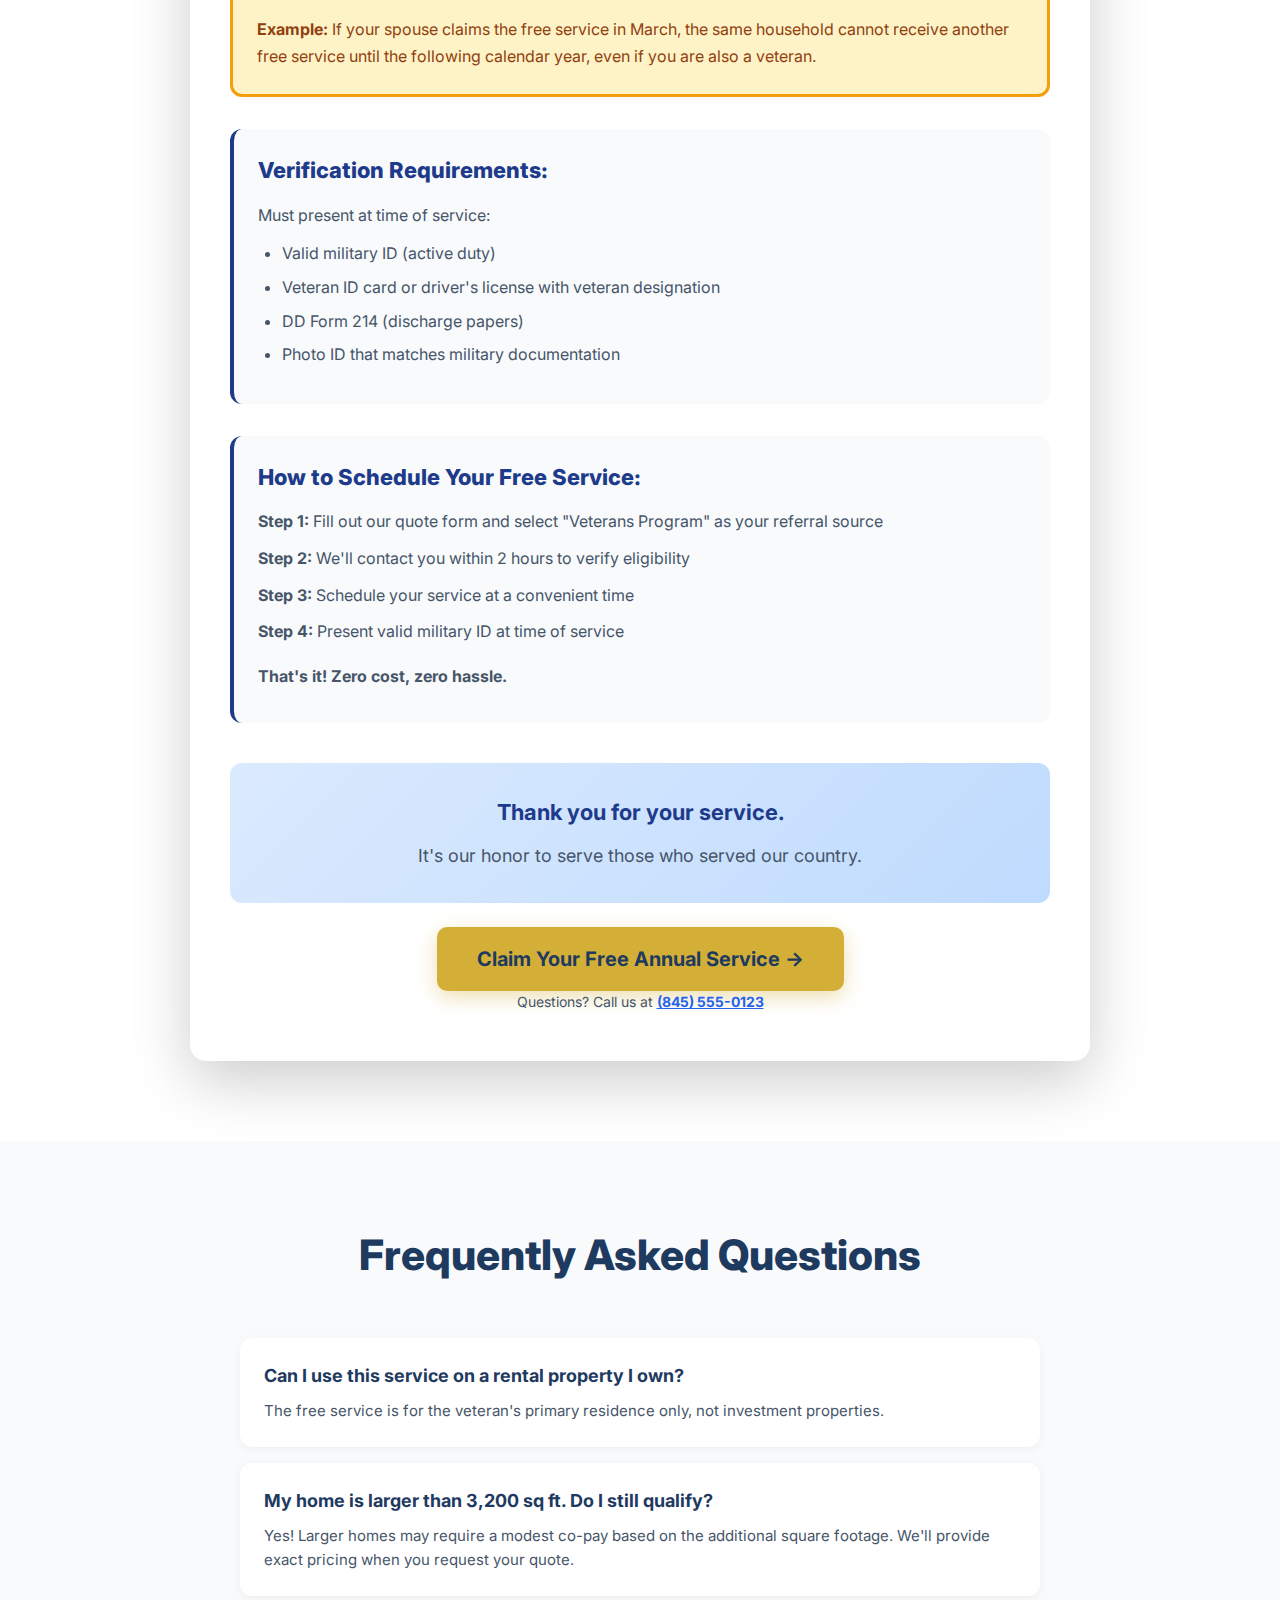
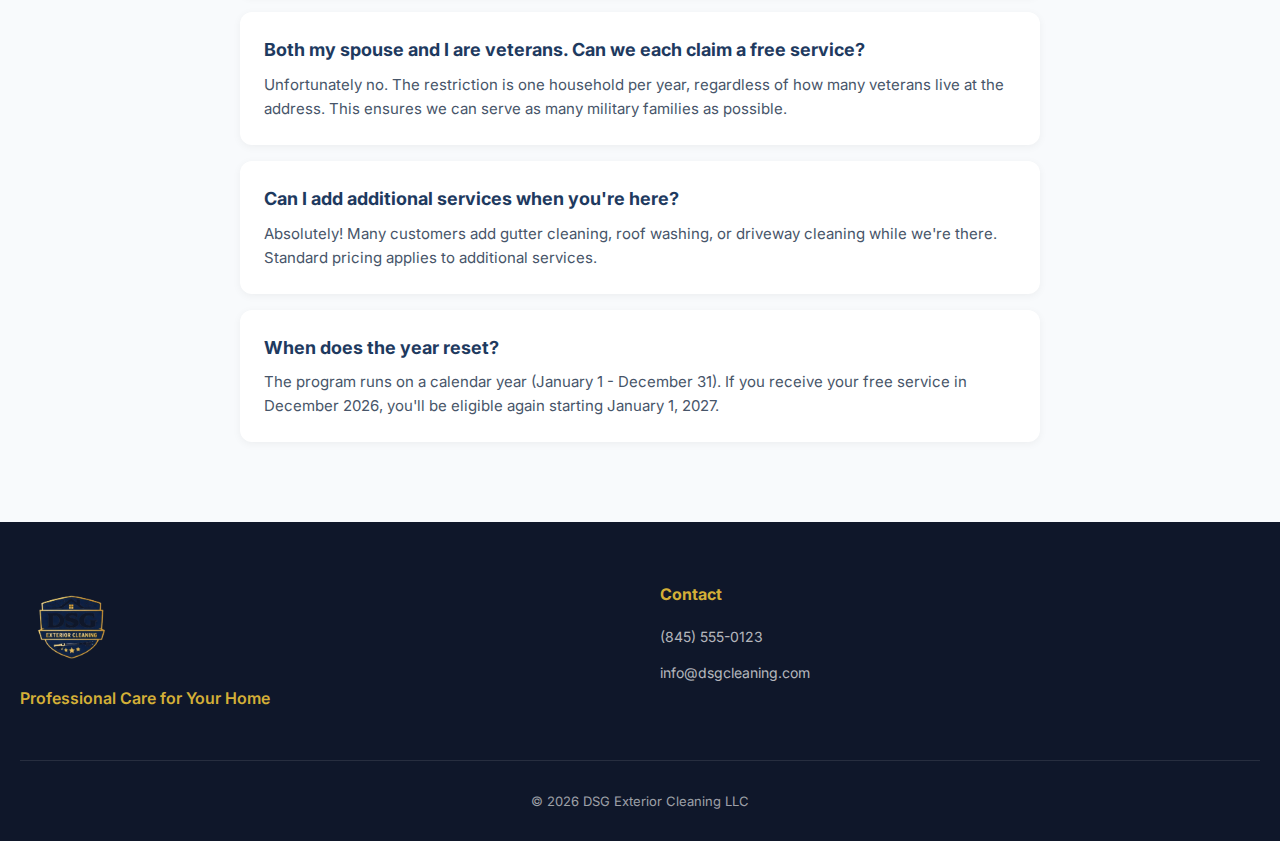
<file: veterans.html>
<!DOCTYPE html>
<html lang="en">
<head>
    <meta charset="UTF-8">
    <meta name="viewport" content="width=device-width, initial-scale=1.0">
    <title>Veterans Program - DSG Exterior Cleaning</title>
    <link rel="stylesheet" href="styles.css">
    <link href="https://fonts.googleapis.com/css2?family=Inter:wght@300;400;500;600;700;800;900&display=swap" rel="stylesheet">
    <style>
        .veterans-hero { background: linear-gradient(135deg, #1e3a8a 0%, #1e40af 100%); color: white; padding: 100px 20px; text-align: center; position: relative; overflow: hidden; }
        .veterans-hero::before { content: '🇺🇸'; position: absolute; font-size: 400px; opacity: 0.05; top: 50%; left: 50%; transform: translate(-50%, -50%); }
        .veterans-hero h1 { font-size: clamp(40px, 7vw, 64px); font-weight: 900; margin-bottom: 24px; position: relative; z-index: 1; }
        .veterans-hero .offer { font-size: clamp(20px, 4vw, 28px); font-weight: 700; margin-bottom: 32px; position: relative; z-index: 1; }
        .program-box { background: white; max-width: 900px; margin: -60px auto 80px; padding: 48px 40px; border-radius: 16px; box-shadow: 0 20px 60px rgba(0,0,0,0.2); position: relative; z-index: 10; }
        .detail-section { margin: 32px 0; padding: 24px; background: var(--light-gray); border-radius: 12px; border-left: 4px solid #1e3a8a; }
        .detail-section h3 { font-size: 22px; font-weight: 800; color: #1e3a8a; margin-bottom: 12px; }
        .detail-section p { font-size: 16px; color: var(--gray); line-height: 1.8; margin: 8px 0; }
        .detail-section ul { margin: 12px 0 12px 24px; }
        .detail-section ul li { font-size: 16px; color: var(--gray); margin: 8px 0; }
        .important-note { background: #fef3c7; border: 3px solid #f59e0b; padding: 24px; border-radius: 12px; margin: 32px 0; }
        .important-note h3 { font-size: 20px; font-weight: 800; color: #92400e; margin-bottom: 12px; }
        .important-note p { font-size: 16px; color: #92400e; line-height: 1.7; }
    </style>
</head>
<body>
    <nav>
        <div class="nav-container">
            <a href="index.html"><img src="logo.png" alt="DSG Exterior Cleaning" class="logo"></a>
            <ul class="nav-links">
                <li><a href="index.html">Home</a></li>
                <li><a href="services.html">Services</a></li>
                <li><a href="plans.html">Plans</a></li>
                <li><a href="veterans.html">Veterans</a></li>
            </ul>
            <a href="quote.html" class="cta-btn">Get Free Quote</a>
        </div>
    </nav>

    <div class="veterans-hero">
        <h1>🇺🇸 Honoring Those Who Served</h1>
        <p class="offer">Veterans, Active Duty Military & Gold Star Families</p>
        <p style="font-size: 24px; font-weight: 600; margin-bottom: 32px;">Receive ONE FREE House Wash Per Year</p>
        <a href="quote.html" class="btn-cta-primary" style="background: white; color: #1e3a8a;">Claim Your Annual Free Service →</a>
    </div>

    <div class="program-box">
        <div style="text-align: center; margin-bottom: 40px;">
            <h2 style="font-size: 36px; font-weight: 800; color: var(--navy); margin-bottom: 16px;">Program Details</h2>
            <p style="font-size: 18px; color: var(--gray);">Our way of saying thank you for your service</p>
        </div>

        <div class="detail-section">
            <h3>Who Qualifies:</h3>
            <ul>
                <li>Active duty military (all branches)</li>
                <li>Veterans (honorably discharged)</li>
                <li>Gold Star families</li>
                <li>National Guard members</li>
                <li>Reserve members</li>
            </ul>
        </div>

        <div class="detail-section">
            <h3>What's Included:</h3>
            <p>One complete exterior house soft wash per year. This includes:</p>
            <ul>
                <li>Professional soft wash cleaning of all exterior siding</li>
                <li>Cleaning of trim, soffits, and fascia</li>
                <li>Garage doors and shutters</li>
                <li>Light mold and mildew treatment</li>
                <li>Coverage for homes up to 3,200 square feet</li>
            </ul>
            <p style="margin-top: 12px;"><em>Note: Homes larger than 3,200 sq ft may require modest co-pay based on size.</em></p>
        </div>

        <div class="important-note">
            <h3>⚠️ Important Program Restrictions</h3>
            <p><strong>Limit: One household per year.</strong></p>
            <p style="margin-top: 12px;">The same property address can receive only ONE free service per calendar year (January-December), regardless of who is claiming the benefit. This ensures fairness and allows us to serve as many military families as possible.</p>
            <p style="margin-top: 12px;"><strong>Example:</strong> If your spouse claims the free service in March, the same household cannot receive another free service until the following calendar year, even if you are also a veteran.</p>
        </div>

        <div class="detail-section">
            <h3>Verification Requirements:</h3>
            <p>Must present at time of service:</p>
            <ul>
                <li>Valid military ID (active duty)</li>
                <li>Veteran ID card or driver's license with veteran designation</li>
                <li>DD Form 214 (discharge papers)</li>
                <li>Photo ID that matches military documentation</li>
            </ul>
        </div>

        <div class="detail-section">
            <h3>How to Schedule Your Free Service:</h3>
            <p><strong>Step 1:</strong> Fill out our quote form and select "Veterans Program" as your referral source</p>
            <p><strong>Step 2:</strong> We'll contact you within 2 hours to verify eligibility</p>
            <p><strong>Step 3:</strong> Schedule your service at a convenient time</p>
            <p><strong>Step 4:</strong> Present valid military ID at time of service</p>
            <p style="margin-top: 16px;"><strong>That's it! Zero cost, zero hassle.</strong></p>
        </div>

        <div style="background: linear-gradient(135deg, #dbeafe 0%, #bfdbfe 100%); padding: 32px; border-radius: 12px; text-align: center; margin: 40px 0;">
            <p style="font-size: 22px; font-weight: 700; color: #1e3a8a; margin-bottom: 12px;">Thank you for your service.</p>
            <p style="font-size: 18px; color: var(--gray);">It's our honor to serve those who served our country.</p>
        </div>

        <div style="text-align: center; margin-top: 40px;">
            <a href="quote.html" class="btn-cta-primary" style="font-size: 20px; padding: 20px 40px;">Claim Your Free Annual Service →</a>
            <p style="margin-top: 16px; font-size: 14px; color: var(--gray);">Questions? Call us at <a href="tel:+18455550123" style="color: var(--accent); font-weight: 700;">(845) 555-0123</a></p>
        </div>
    </div>

    <section class="section" style="background: var(--light-gray);">
        <div class="section-container">
            <div class="section-header">
                <h2>Frequently Asked Questions</h2>
            </div>
            <div style="max-width: 800px; margin: 0 auto;">
                <div style="background: white; padding: 24px; border-radius: 12px; margin-bottom: 16px; box-shadow: 0 2px 8px rgba(0,0,0,0.05);">
                    <h4 style="font-size: 18px; font-weight: 700; color: var(--navy); margin-bottom: 8px;">Can I use this service on a rental property I own?</h4>
                    <p style="font-size: 15px; color: var(--gray);">The free service is for the veteran's primary residence only, not investment properties.</p>
                </div>
                <div style="background: white; padding: 24px; border-radius: 12px; margin-bottom: 16px; box-shadow: 0 2px 8px rgba(0,0,0,0.05);">
                    <h4 style="font-size: 18px; font-weight: 700; color: var(--navy); margin-bottom: 8px;">My home is larger than 3,200 sq ft. Do I still qualify?</h4>
                    <p style="font-size: 15px; color: var(--gray);">Yes! Larger homes may require a modest co-pay based on the additional square footage. We'll provide exact pricing when you request your quote.</p>
                </div>
                <div style="background: white; padding: 24px; border-radius: 12px; margin-bottom: 16px; box-shadow: 0 2px 8px rgba(0,0,0,0.05);">
                    <h4 style="font-size: 18px; font-weight: 700; color: var(--navy); margin-bottom: 8px;">Both my spouse and I are veterans. Can we each claim a free service?</h4>
                    <p style="font-size: 15px; color: var(--gray);">Unfortunately no. The restriction is one household per year, regardless of how many veterans live at the address. This ensures we can serve as many military families as possible.</p>
                </div>
                <div style="background: white; padding: 24px; border-radius: 12px; margin-bottom: 16px; box-shadow: 0 2px 8px rgba(0,0,0,0.05);">
                    <h4 style="font-size: 18px; font-weight: 700; color: var(--navy); margin-bottom: 8px;">Can I add additional services when you're here?</h4>
                    <p style="font-size: 15px; color: var(--gray);">Absolutely! Many customers add gutter cleaning, roof washing, or driveway cleaning while we're there. Standard pricing applies to additional services.</p>
                </div>
                <div style="background: white; padding: 24px; border-radius: 12px; box-shadow: 0 2px 8px rgba(0,0,0,0.05);">
                    <h4 style="font-size: 18px; font-weight: 700; color: var(--navy); margin-bottom: 8px;">When does the year reset?</h4>
                    <p style="font-size: 15px; color: var(--gray);">The program runs on a calendar year (January 1 - December 31). If you receive your free service in December 2026, you'll be eligible again starting January 1, 2027.</p>
                </div>
            </div>
        </div>
    </section>

    <footer>
        <div class="footer-container">
            <div class="footer-section">
                <img src="logo.png" alt="DSG Exterior Cleaning" class="footer-logo">
                <p class="footer-tagline">Professional Care for Your Home</p>
            </div>
            <div class="footer-section">
                <h3>Contact</h3>
                <ul>
                    <li><a href="tel:+18455550123">(845) 555-0123</a></li>
                    <li><a href="mailto:info@dsgcleaning.com">info@dsgcleaning.com</a></li>
                </ul>
            </div>
        </div>
        <div class="footer-bottom"><p>&copy; 2026 DSG Exterior Cleaning LLC</p></div>
    </footer>
    <script src="main.js"></script>
</body>
</html>
</file>
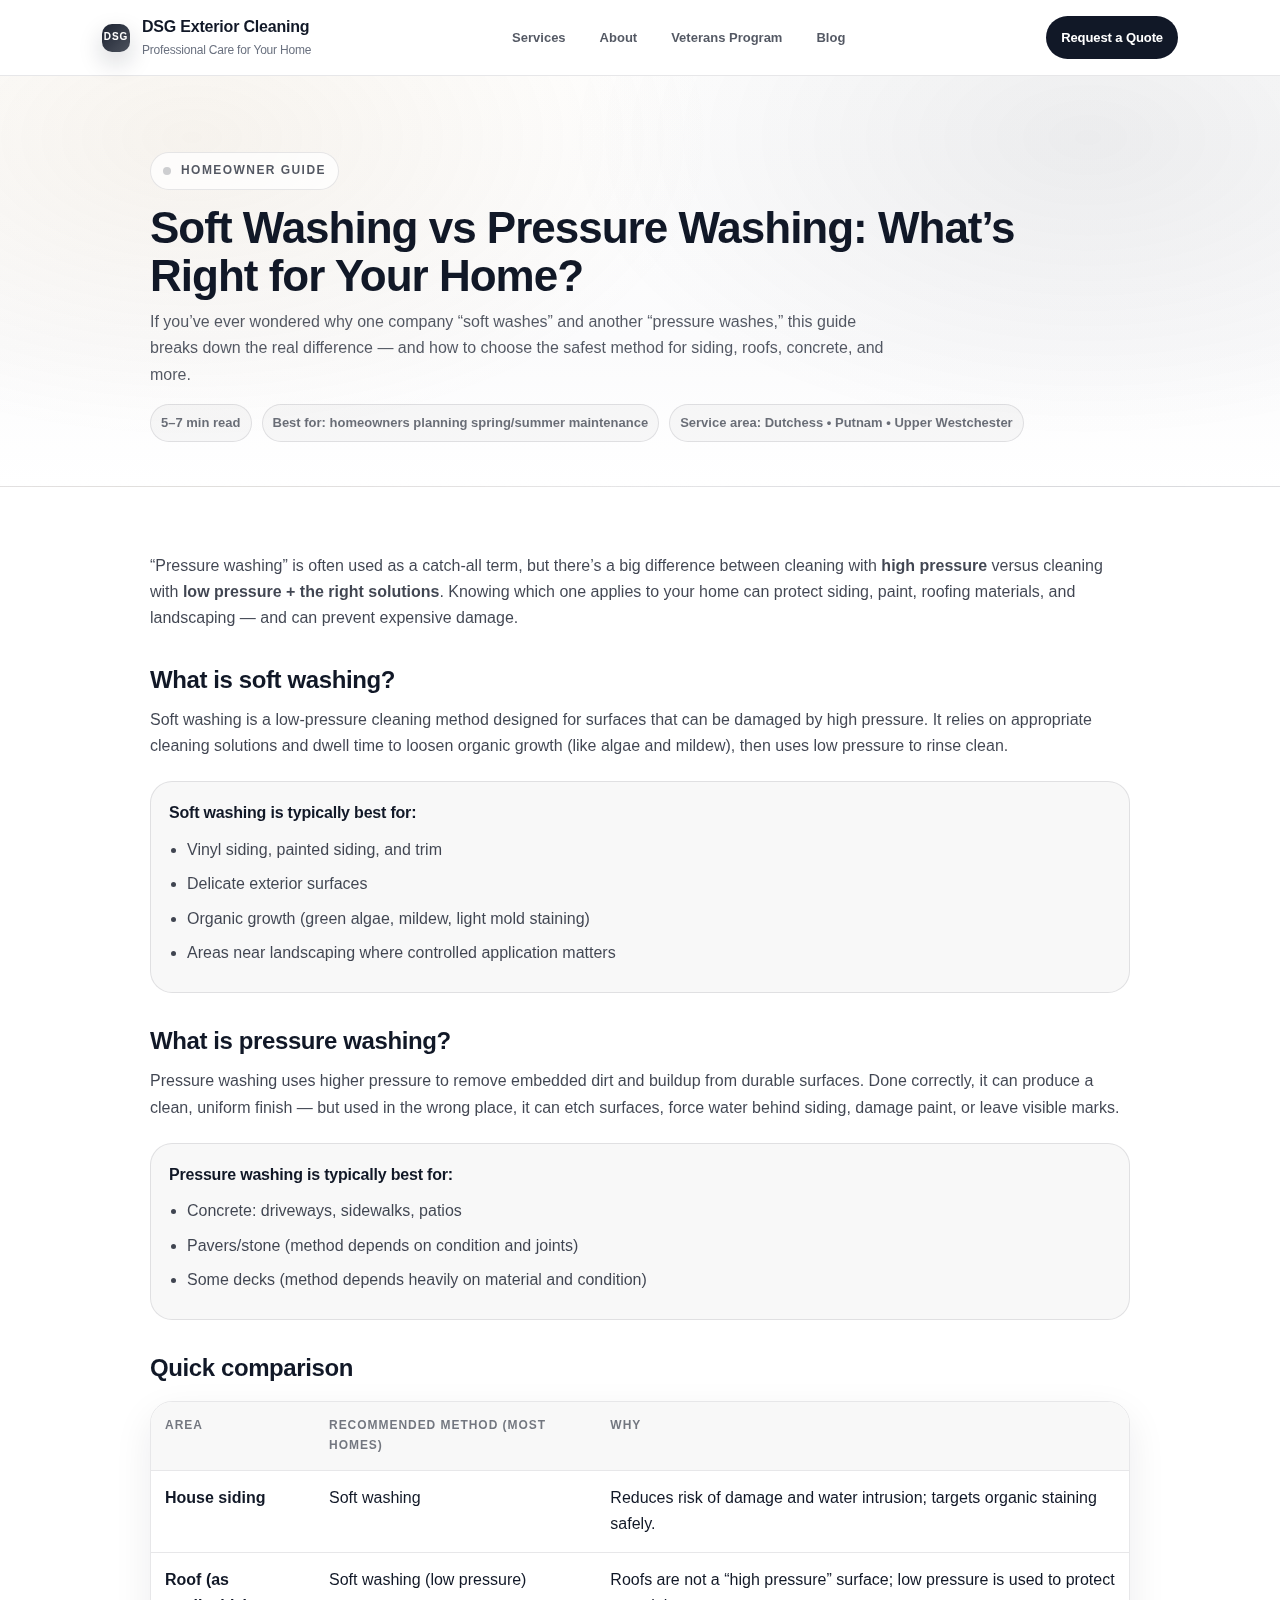
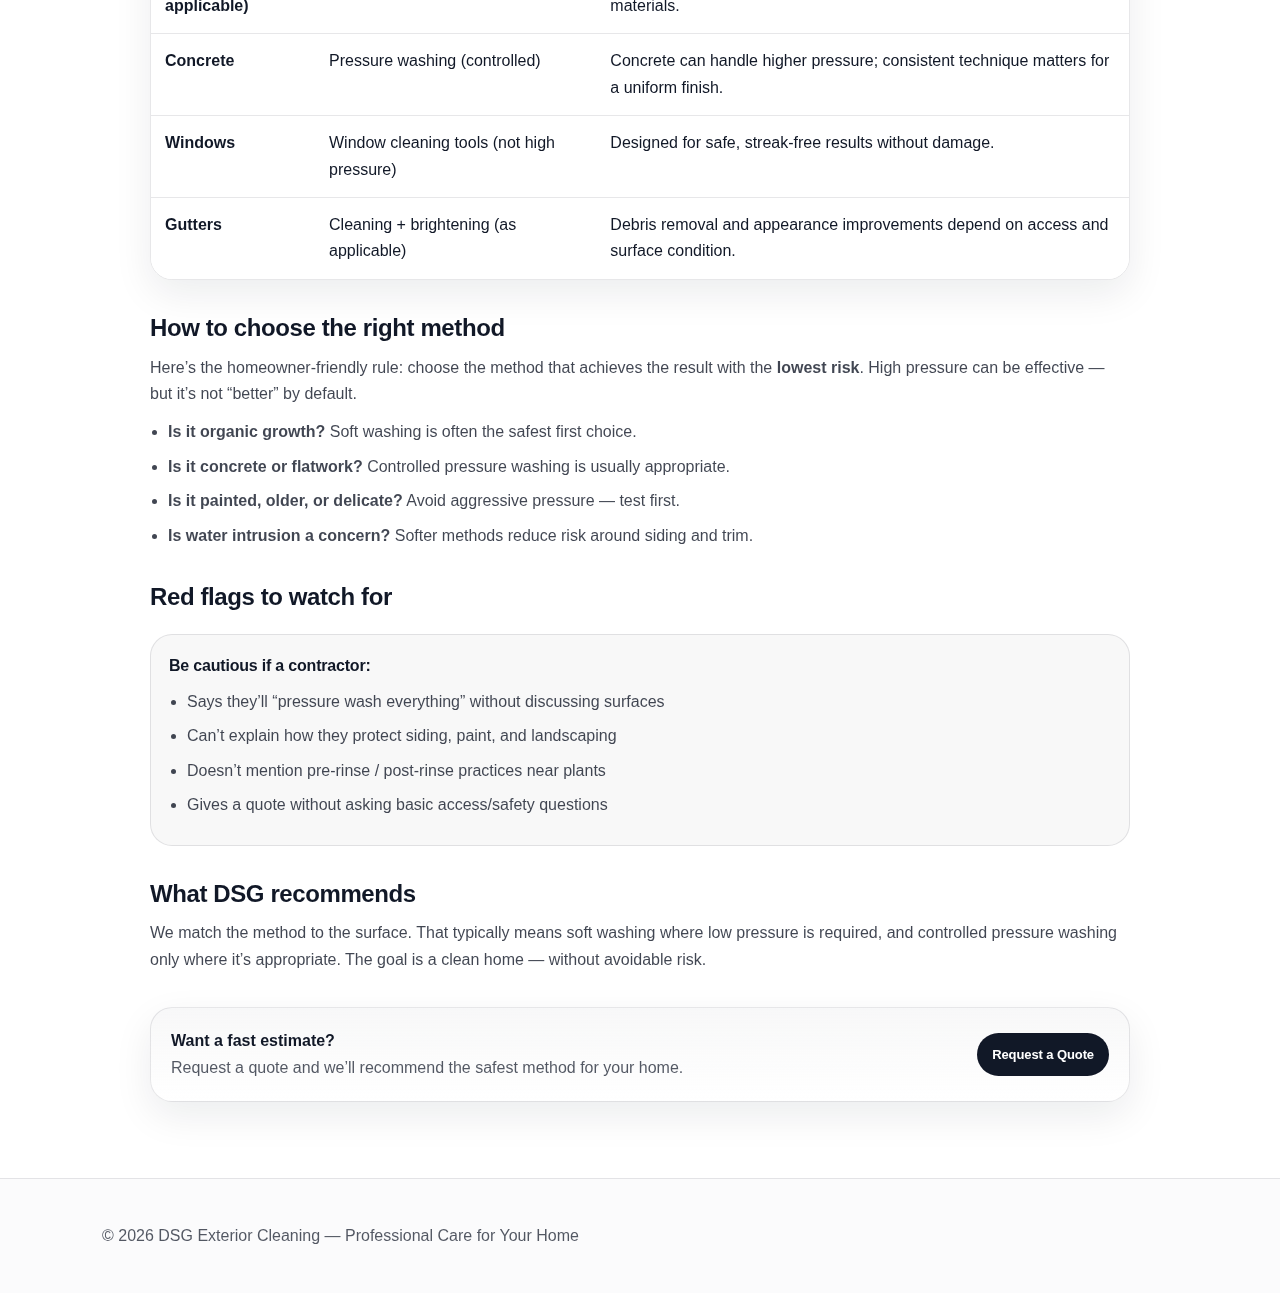
<file: blog/posts/softwashing-vs-pressure-washing.html>
<!doctype html>
<html lang="en">
<head>
  <meta charset="utf-8" />
  <meta name="viewport" content="width=device-width,initial-scale=1" />
  <title>Soft Washing vs Pressure Washing: What’s Right for Your Home? | DSG Exterior Cleaning</title>
  <meta name="description" content="Soft washing vs pressure washing: learn the differences, what each method is best for, and how to choose the safest option for siding, roofs, concrete, and more." />
  <link rel="canonical" href="https://dsgcleaning.com/blog/softwashing-vs-pressure-washing" />

  <!-- Social sharing (no image yet; add later when you have a real photo) -->
  <meta property="og:title" content="Soft Washing vs Pressure Washing: What’s Right for Your Home?" />
  <meta property="og:description" content="A homeowner-friendly guide to choosing the safest cleaning method for siding, roofs, and concrete." />
  <meta property="og:type" content="article" />

  <style>
    :root{
      --bg:#ffffff;
      --text:#111827;
      --muted:#6b7280;
      --border:rgba(17,24,39,.10);
      --soft:rgba(17,24,39,.04);
      --shadow: 0 18px 50px rgba(17,24,39,.12);
      --shadow2: 0 10px 30px rgba(17,24,39,.10);
      --radius: 22px;
      --max: 980px;
      --sf: ui-sans-serif, -apple-system, BlinkMacSystemFont, "SF Pro Display", "SF Pro Text",
            "Segoe UI", Roboto, Helvetica, Arial, sans-serif;
    }

    *{box-sizing:border-box}
    body{
      margin:0;
      font-family:var(--sf);
      color:var(--text);
      background:var(--bg);
      line-height:1.65;
      -webkit-font-smoothing:antialiased;
      -moz-osx-font-smoothing:grayscale;
    }
    a{color:inherit;text-decoration:none}
    .wrap{max-width:1120px; margin:0 auto; padding:0 22px}
    .content{max-width:var(--max); margin:0 auto}

    /* Top nav */
    .topbar{
      position:sticky; top:0; z-index:50;
      background:rgba(255,255,255,.78);
      backdrop-filter:saturate(180%) blur(18px);
      border-bottom:1px solid var(--border);
    }
    .nav{
      display:flex; align-items:center; justify-content:space-between;
      padding:14px 0; gap:16px;
    }
    .brand{
      display:flex; align-items:center; gap:12px;
      font-weight:650; letter-spacing:-.2px;
    }
    .mark{
      width:28px;height:28px;border-radius:10px;
      background:linear-gradient(135deg, rgba(17,24,39,.95), rgba(17,24,39,.75));
      box-shadow:0 10px 24px rgba(17,24,39,.18);
      position:relative; flex:0 0 auto;
    }
    .mark:after{
      content:"DSG";
      position:absolute; inset:0;
      display:grid; place-items:center;
      color:#fff; font-size:10px; font-weight:800; letter-spacing:.9px;
    }
    .brand small{
      display:block;
      font-weight:500;
      color:var(--muted);
      margin-top:1px;
      font-size:12px;
    }
    .links{
      display:flex; align-items:center; gap:14px;
      font-size:13px;
      color:rgba(17,24,39,.72);
      font-weight:550;
    }
    .links a{
      padding:8px 10px;
      border-radius:12px;
      transition:.15s ease;
    }
    .links a:hover{background:rgba(17,24,39,.045); color:rgba(17,24,39,.92)}
    .btn{
      display:inline-flex; align-items:center; justify-content:center;
      padding:10px 14px;
      border-radius:999px;
      border:1px solid var(--border);
      background:rgba(255,255,255,.92);
      font-size:13px;
      font-weight:650;
      letter-spacing:-.1px;
      cursor:pointer;
      transition:.18s ease;
      white-space:nowrap;
    }
    .btn:hover{transform:translateY(-1px); box-shadow:var(--shadow2)}
    .btn.primary{
      background:var(--text);
      color:#fff;
      border-color:rgba(17,24,39,.22);
    }

    /* Hero */
    header{
      border-bottom:1px solid var(--border);
      background:
        radial-gradient(900px 520px at 15% 15%, rgba(176,141,87,.10), transparent 58%),
        radial-gradient(900px 520px at 85% 15%, rgba(17,24,39,.08), transparent 58%),
        linear-gradient(180deg, #ffffff 0%, #fbfbfc 65%, #ffffff 100%);
    }
    .hero{
      padding:76px 0 44px;
    }
    .kicker{
      display:inline-flex;
      align-items:center;
      gap:10px;
      padding:8px 12px;
      border-radius:999px;
      border:1px solid var(--border);
      background:rgba(255,255,255,.75);
      font-size:12px;
      font-weight:700;
      letter-spacing:.12em;
      text-transform:uppercase;
      color:rgba(17,24,39,.72);
    }
    .kicker .dot{
      width:8px;height:8px;border-radius:999px;background:rgba(17,24,39,.20);
    }
    h1{
      margin:14px 0 10px;
      font-size:44px;
      line-height:1.08;
      letter-spacing:-1px;
      font-weight:740;
    }
    .subtitle{
      margin:0;
      color:rgba(17,24,39,.72);
      font-size:16px;
      max-width:85ch;
    }
    .meta{
      margin-top:16px;
      display:flex; flex-wrap:wrap; gap:10px;
      color:rgba(17,24,39,.62);
      font-size:13px;
      font-weight:600;
    }
    .meta span{
      padding:7px 10px;
      border:1px solid var(--border);
      border-radius:999px;
      background:rgba(17,24,39,.03);
    }

    /* Article */
    article{padding:54px 0 76px}
    h2{
      margin:34px 0 10px;
      font-size:24px;
      letter-spacing:-.4px;
      line-height:1.2;
    }
    p{margin:12px 0; color:rgba(17,24,39,.80)}
    .callout{
      margin:22px 0;
      padding:18px;
      border-radius:var(--radius);
      border:1px solid var(--border);
      background:rgba(17,24,39,.03);
    }
    .callout b{display:block; margin-bottom:6px; letter-spacing:-.2px}
    ul{margin:10px 0 0; padding-left:18px; color:rgba(17,24,39,.80)}
    li{margin:8px 0}
    .table{
      margin:18px 0;
      border:1px solid var(--border);
      border-radius:var(--radius);
      overflow:hidden;
      box-shadow:0 14px 38px rgba(17,24,39,.08);
    }
    table{width:100%; border-collapse:collapse; background:#fff}
    th,td{padding:14px 14px; border-bottom:1px solid var(--border); text-align:left; vertical-align:top}
    th{font-size:12px; letter-spacing:.08em; text-transform:uppercase; color:rgba(17,24,39,.58); background:rgba(17,24,39,.03)}
    tr:last-child td{border-bottom:none}
    .cta{
      margin-top:34px;
      padding:20px;
      border-radius:var(--radius);
      border:1px solid var(--border);
      background:linear-gradient(180deg, rgba(17,24,39,.03), rgba(255,255,255,.9));
      box-shadow:0 14px 38px rgba(17,24,39,.08);
      display:flex; gap:14px; align-items:center; justify-content:space-between; flex-wrap:wrap;
    }
    .cta p{margin:0; color:rgba(17,24,39,.72)}
    footer{
      padding:44px 0;
      background:#fbfbfc;
      border-top:1px solid var(--border);
      color:rgba(17,24,39,.72);
    }
    @media (max-width: 900px){
      .links{display:none}
      h1{font-size:38px}
      .content{max-width:100%}
    }
  </style>
</head>

<body>
  <div class="topbar">
    <div class="wrap">
      <div class="nav">
        <a class="brand" href="../index.html">
          <span class="mark" aria-hidden="true"></span>
          <span>DSG Exterior Cleaning<small>Professional Care for Your Home</small></span>
        </a>

        <div class="links" aria-label="Primary">
          <a href="../services.html">Services</a>
          <a href="../about.html">About</a>
          <a href="../veterans.html">Veterans Program</a>
          <a href="../blog/index.html">Blog</a>
        </div>

        <a class="btn primary" href="../index.html#quote">Request a Quote</a>
      </div>
    </div>
  </div>

  <header>
    <div class="wrap hero">
      <div class="content">
        <span class="kicker"><span class="dot" aria-hidden="true"></span>Homeowner guide</span>
        <h1>Soft Washing vs Pressure Washing: What’s Right for Your Home?</h1>
        <p class="subtitle">
          If you’ve ever wondered why one company “soft washes” and another “pressure washes,” this guide breaks down the real difference —
          and how to choose the safest method for siding, roofs, concrete, and more.
        </p>
        <div class="meta">
          <span>5–7 min read</span>
          <span>Best for: homeowners planning spring/summer maintenance</span>
          <span>Service area: Dutchess • Putnam • Upper Westchester</span>
        </div>
      </div>
    </div>
  </header>

  <article>
    <div class="wrap">
      <div class="content">

        <p>
          “Pressure washing” is often used as a catch-all term, but there’s a big difference between cleaning with
          <b>high pressure</b> versus cleaning with <b>low pressure + the right solutions</b>.
          Knowing which one applies to your home can protect siding, paint, roofing materials, and landscaping — and can
          prevent expensive damage.
        </p>

        <h2>What is soft washing?</h2>
        <p>
          Soft washing is a low-pressure cleaning method designed for surfaces that can be damaged by high pressure.
          It relies on appropriate cleaning solutions and dwell time to loosen organic growth (like algae and mildew),
          then uses low pressure to rinse clean.
        </p>

        <div class="callout">
          <b>Soft washing is typically best for:</b>
          <ul>
            <li>Vinyl siding, painted siding, and trim</li>
            <li>Delicate exterior surfaces</li>
            <li>Organic growth (green algae, mildew, light mold staining)</li>
            <li>Areas near landscaping where controlled application matters</li>
          </ul>
        </div>

        <h2>What is pressure washing?</h2>
        <p>
          Pressure washing uses higher pressure to remove embedded dirt and buildup from durable surfaces.
          Done correctly, it can produce a clean, uniform finish — but used in the wrong place, it can etch surfaces,
          force water behind siding, damage paint, or leave visible marks.
        </p>

        <div class="callout">
          <b>Pressure washing is typically best for:</b>
          <ul>
            <li>Concrete: driveways, sidewalks, patios</li>
            <li>Pavers/stone (method depends on condition and joints)</li>
            <li>Some decks (method depends heavily on material and condition)</li>
          </ul>
        </div>

        <h2>Quick comparison</h2>
        <div class="table">
          <table>
            <thead>
              <tr>
                <th>Area</th>
                <th>Recommended method (most homes)</th>
                <th>Why</th>
              </tr>
            </thead>
            <tbody>
              <tr>
                <td><b>House siding</b></td>
                <td>Soft washing</td>
                <td>Reduces risk of damage and water intrusion; targets organic staining safely.</td>
              </tr>
              <tr>
                <td><b>Roof (as applicable)</b></td>
                <td>Soft washing (low pressure)</td>
                <td>Roofs are not a “high pressure” surface; low pressure is used to protect materials.</td>
              </tr>
              <tr>
                <td><b>Concrete</b></td>
                <td>Pressure washing (controlled)</td>
                <td>Concrete can handle higher pressure; consistent technique matters for a uniform finish.</td>
              </tr>
              <tr>
                <td><b>Windows</b></td>
                <td>Window cleaning tools (not high pressure)</td>
                <td>Designed for safe, streak-free results without damage.</td>
              </tr>
              <tr>
                <td><b>Gutters</b></td>
                <td>Cleaning + brightening (as applicable)</td>
                <td>Debris removal and appearance improvements depend on access and surface condition.</td>
              </tr>
            </tbody>
          </table>
        </div>

        <h2>How to choose the right method</h2>
        <p>
          Here’s the homeowner-friendly rule: choose the method that achieves the result with the <b>lowest risk</b>.
          High pressure can be effective — but it’s not “better” by default.
        </p>
        <ul>
          <li><b>Is it organic growth?</b> Soft washing is often the safest first choice.</li>
          <li><b>Is it concrete or flatwork?</b> Controlled pressure washing is usually appropriate.</li>
          <li><b>Is it painted, older, or delicate?</b> Avoid aggressive pressure — test first.</li>
          <li><b>Is water intrusion a concern?</b> Softer methods reduce risk around siding and trim.</li>
        </ul>

        <h2>Red flags to watch for</h2>
        <div class="callout">
          <b>Be cautious if a contractor:</b>
          <ul>
            <li>Says they’ll “pressure wash everything” without discussing surfaces</li>
            <li>Can’t explain how they protect siding, paint, and landscaping</li>
            <li>Doesn’t mention pre-rinse / post-rinse practices near plants</li>
            <li>Gives a quote without asking basic access/safety questions</li>
          </ul>
        </div>

        <h2>What DSG recommends</h2>
        <p>
          We match the method to the surface. That typically means soft washing where low pressure is required,
          and controlled pressure washing only where it’s appropriate. The goal is a clean home — without avoidable risk.
        </p>

        <div class="cta">
          <div>
            <b>Want a fast estimate?</b>
            <p>Request a quote and we’ll recommend the safest method for your home.</p>
          </div>
          <a class="btn primary" href="../index.html#quote">Request a Quote</a>
        </div>

      </div>
    </div>
  </article>

  <footer>
    <div class="wrap">
      © <span id="y"></span> DSG Exterior Cleaning — Professional Care for Your Home
    </div>
  </footer>

  <script>
    document.getElementById("y").textContent = new Date().getFullYear();
  </script>
</body>
</html>
</file>
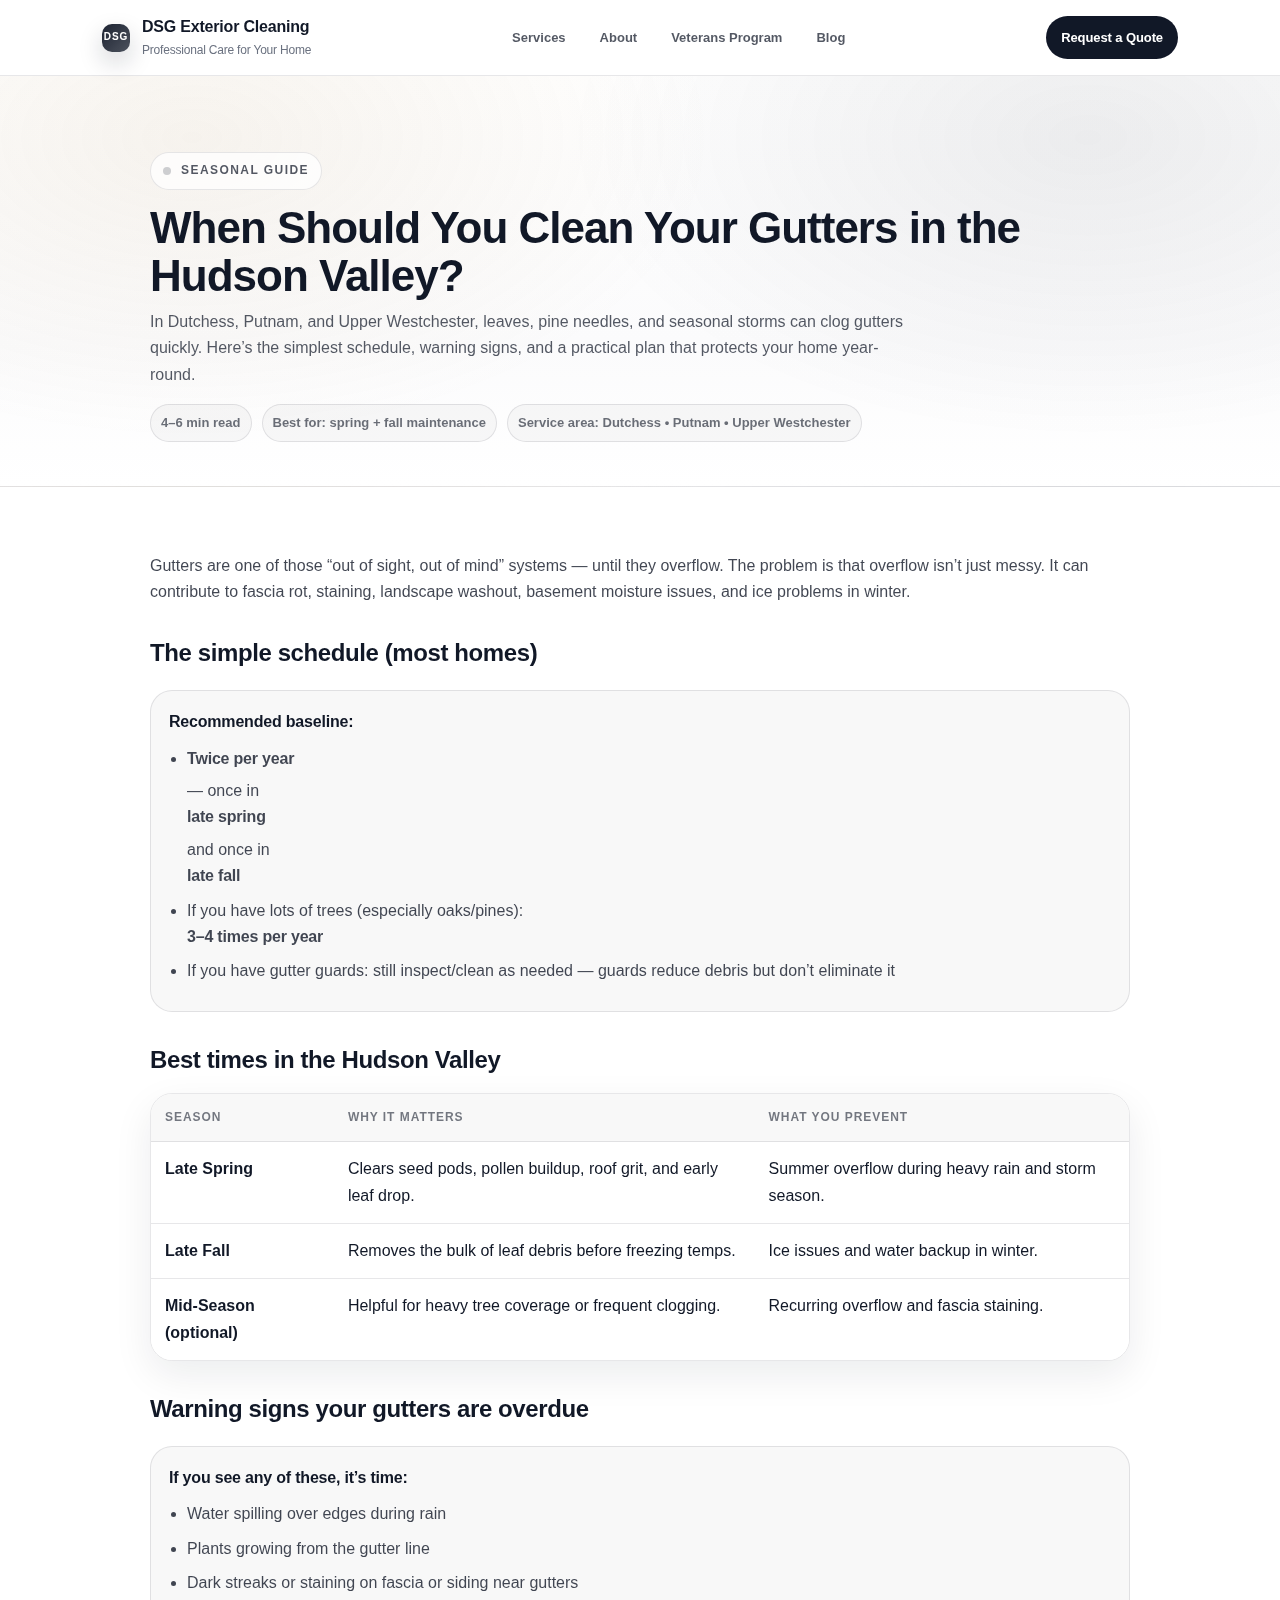
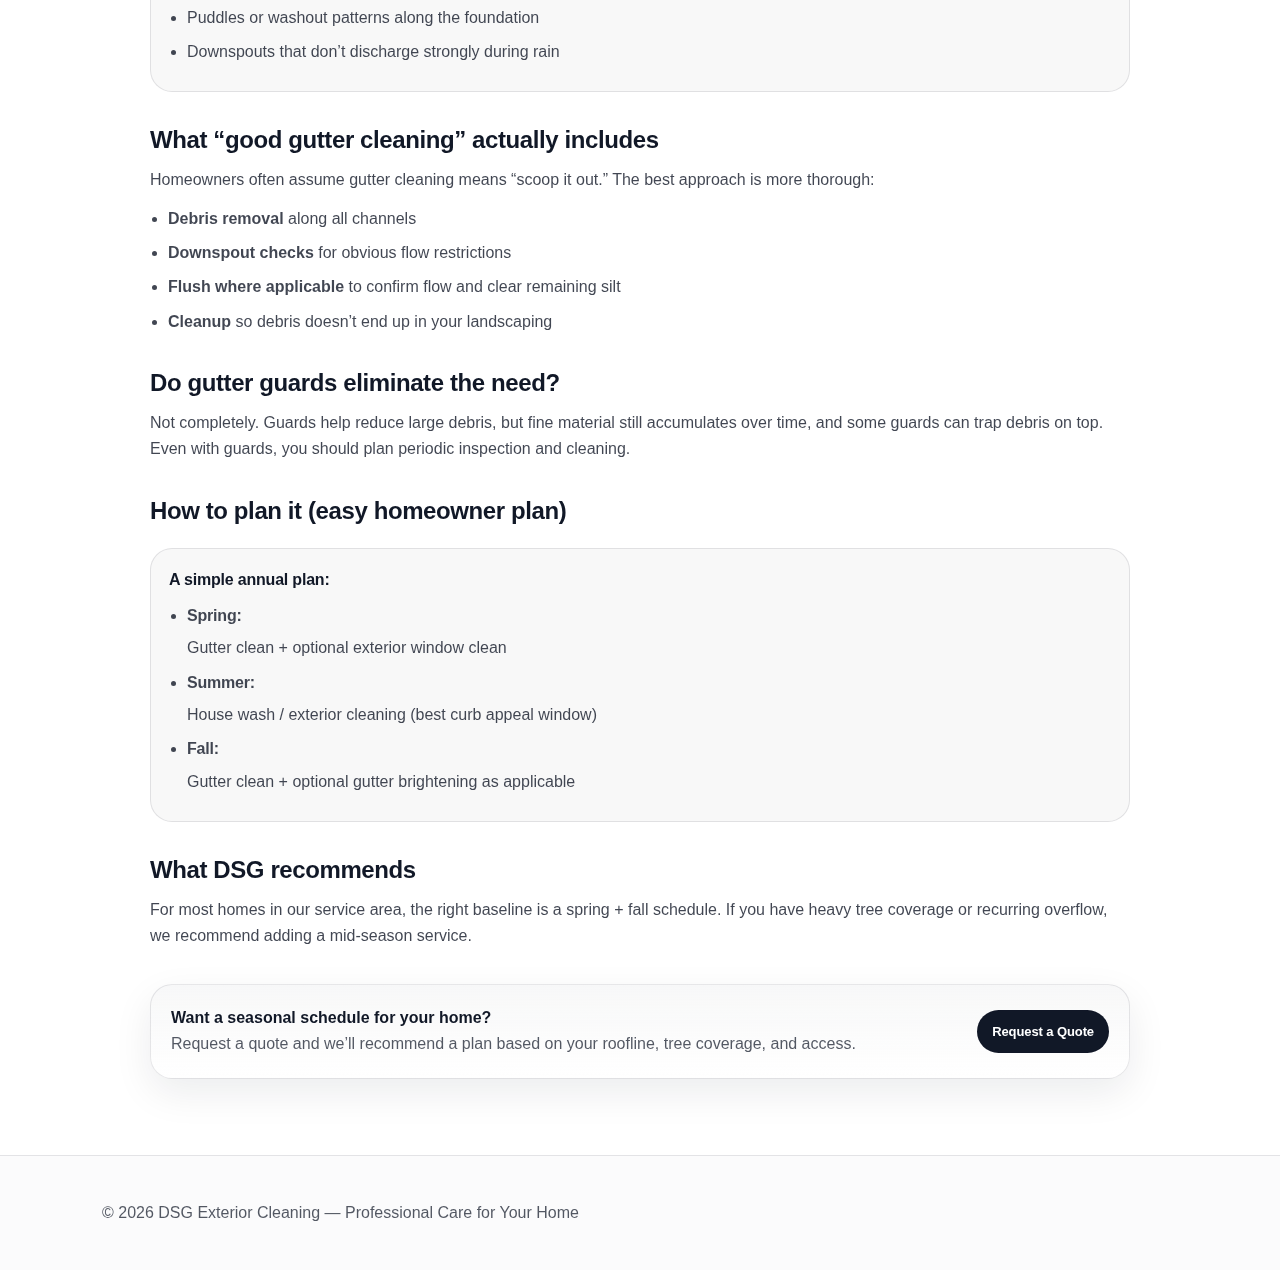
<file: blog/posts/blog/posts/gutter-cleaning-when-to-do-it.html>
<!doctype html>
<html lang="en">
<head>
  <meta charset="utf-8" />
  <meta name="viewport" content="width=device-width,initial-scale=1" />
  <title>When Should You Clean Your Gutters in the Hudson Valley? | DSG Exterior Cleaning</title>
  <meta name="description" content="A practical Hudson Valley homeowner guide: when to clean gutters, signs they’re overdue, how often to schedule, and how gutter cleaning protects your home." />
  <link rel="canonical" href="https://dsgcleaning.com/blog/gutter-cleaning-when-to-do-it" />

  <!-- Social sharing (add image later when you have photos) -->
  <meta property="og:title" content="When Should You Clean Your Gutters in the Hudson Valley?" />
  <meta property="og:description" content="Seasonal timing, warning signs, and scheduling guidance for homeowners in Dutchess, Putnam, and Upper Westchester." />
  <meta property="og:type" content="article" />

  <style>
    :root{
      --bg:#ffffff;
      --text:#111827;
      --muted:#6b7280;
      --border:rgba(17,24,39,.10);
      --soft:rgba(17,24,39,.04);
      --shadow: 0 18px 50px rgba(17,24,39,.12);
      --shadow2: 0 10px 30px rgba(17,24,39,.10);
      --radius: 22px;
      --max: 980px;
      --sf: ui-sans-serif, -apple-system, BlinkMacSystemFont, "SF Pro Display", "SF Pro Text",
            "Segoe UI", Roboto, Helvetica, Arial, sans-serif;
    }

    *{box-sizing:border-box}
    body{
      margin:0;
      font-family:var(--sf);
      color:var(--text);
      background:var(--bg);
      line-height:1.65;
      -webkit-font-smoothing:antialiased;
      -moz-osx-font-smoothing:grayscale;
    }
    a{color:inherit;text-decoration:none}
    .wrap{max-width:1120px; margin:0 auto; padding:0 22px}
    .content{max-width:var(--max); margin:0 auto}

    /* Top nav */
    .topbar{
      position:sticky; top:0; z-index:50;
      background:rgba(255,255,255,.78);
      backdrop-filter:saturate(180%) blur(18px);
      border-bottom:1px solid var(--border);
    }
    .nav{
      display:flex; align-items:center; justify-content:space-between;
      padding:14px 0; gap:16px;
    }
    .brand{
      display:flex; align-items:center; gap:12px;
      font-weight:650; letter-spacing:-.2px;
    }
    .mark{
      width:28px;height:28px;border-radius:10px;
      background:linear-gradient(135deg, rgba(17,24,39,.95), rgba(17,24,39,.75));
      box-shadow:0 10px 24px rgba(17,24,39,.18);
      position:relative; flex:0 0 auto;
    }
    .mark:after{
      content:"DSG";
      position:absolute; inset:0;
      display:grid; place-items:center;
      color:#fff; font-size:10px; font-weight:800; letter-spacing:.9px;
    }
    .brand small{
      display:block;
      font-weight:500;
      color:var(--muted);
      margin-top:1px;
      font-size:12px;
    }
    .links{
      display:flex; align-items:center; gap:14px;
      font-size:13px;
      color:rgba(17,24,39,.72);
      font-weight:550;
    }
    .links a{
      padding:8px 10px;
      border-radius:12px;
      transition:.15s ease;
    }
    .links a:hover{background:rgba(17,24,39,.045); color:rgba(17,24,39,.92)}
    .btn{
      display:inline-flex; align-items:center; justify-content:center;
      padding:10px 14px;
      border-radius:999px;
      border:1px solid var(--border);
      background:rgba(255,255,255,.92);
      font-size:13px;
      font-weight:650;
      letter-spacing:-.1px;
      cursor:pointer;
      transition:.18s ease;
      white-space:nowrap;
    }
    .btn:hover{transform:translateY(-1px); box-shadow:var(--shadow2)}
    .btn.primary{
      background:var(--text);
      color:#fff;
      border-color:rgba(17,24,39,.22);
    }

    /* Hero */
    header{
      border-bottom:1px solid var(--border);
      background:
        radial-gradient(900px 520px at 15% 15%, rgba(176,141,87,.10), transparent 58%),
        radial-gradient(900px 520px at 85% 15%, rgba(17,24,39,.08), transparent 58%),
        linear-gradient(180deg, #ffffff 0%, #fbfbfc 65%, #ffffff 100%);
    }
    .hero{padding:76px 0 44px}
    .kicker{
      display:inline-flex; align-items:center; gap:10px;
      padding:8px 12px;
      border-radius:999px;
      border:1px solid var(--border);
      background:rgba(255,255,255,.75);
      font-size:12px;
      font-weight:700;
      letter-spacing:.12em;
      text-transform:uppercase;
      color:rgba(17,24,39,.72);
    }
    .kicker .dot{width:8px;height:8px;border-radius:999px;background:rgba(17,24,39,.20)}
    h1{
      margin:14px 0 10px;
      font-size:44px;
      line-height:1.08;
      letter-spacing:-1px;
      font-weight:740;
    }
    .subtitle{
      margin:0;
      color:rgba(17,24,39,.72);
      font-size:16px;
      max-width:85ch;
    }
    .meta{
      margin-top:16px;
      display:flex; flex-wrap:wrap; gap:10px;
      color:rgba(17,24,39,.62);
      font-size:13px;
      font-weight:600;
    }
    .meta span{
      padding:7px 10px;
      border:1px solid var(--border);
      border-radius:999px;
      background:rgba(17,24,39,.03);
    }

    /* Article */
    article{padding:54px 0 76px}
    h2{
      margin:34px 0 10px;
      font-size:24px;
      letter-spacing:-.4px;
      line-height:1.2;
    }
    p{margin:12px 0; color:rgba(17,24,39,.80)}
    .callout{
      margin:22px 0;
      padding:18px;
      border-radius:var(--radius);
      border:1px solid var(--border);
      background:rgba(17,24,39,.03);
    }
    .callout b{display:block; margin-bottom:6px; letter-spacing:-.2px}
    ul{margin:10px 0 0; padding-left:18px; color:rgba(17,24,39,.80)}
    li{margin:8px 0}
    .table{
      margin:18px 0;
      border:1px solid var(--border);
      border-radius:var(--radius);
      overflow:hidden;
      box-shadow:0 14px 38px rgba(17,24,39,.08);
    }
    table{width:100%; border-collapse:collapse; background:#fff}
    th,td{padding:14px 14px; border-bottom:1px solid var(--border); text-align:left; vertical-align:top}
    th{font-size:12px; letter-spacing:.08em; text-transform:uppercase; color:rgba(17,24,39,.58); background:rgba(17,24,39,.03)}
    tr:last-child td{border-bottom:none}
    .cta{
      margin-top:34px;
      padding:20px;
      border-radius:var(--radius);
      border:1px solid var(--border);
      background:linear-gradient(180deg, rgba(17,24,39,.03), rgba(255,255,255,.9));
      box-shadow:0 14px 38px rgba(17,24,39,.08);
      display:flex; gap:14px; align-items:center; justify-content:space-between; flex-wrap:wrap;
    }
    .cta p{margin:0; color:rgba(17,24,39,.72)}
    footer{
      padding:44px 0;
      background:#fbfbfc;
      border-top:1px solid var(--border);
      color:rgba(17,24,39,.72);
    }
    @media (max-width: 900px){
      .links{display:none}
      h1{font-size:38px}
      .content{max-width:100%}
    }
  </style>
</head>

<body>
  <div class="topbar">
    <div class="wrap">
      <div class="nav">
        <a class="brand" href="../index.html">
          <span class="mark" aria-hidden="true"></span>
          <span>DSG Exterior Cleaning<small>Professional Care for Your Home</small></span>
        </a>

        <div class="links" aria-label="Primary">
          <a href="../services.html">Services</a>
          <a href="../about.html">About</a>
          <a href="../veterans.html">Veterans Program</a>
          <a href="../blog/index.html">Blog</a>
        </div>

        <a class="btn primary" href="../index.html#quote">Request a Quote</a>
      </div>
    </div>
  </div>

  <header>
    <div class="wrap hero">
      <div class="content">
        <span class="kicker"><span class="dot" aria-hidden="true"></span>Seasonal guide</span>
        <h1>When Should You Clean Your Gutters in the Hudson Valley?</h1>
        <p class="subtitle">
          In Dutchess, Putnam, and Upper Westchester, leaves, pine needles, and seasonal storms can clog gutters quickly.
          Here’s the simplest schedule, warning signs, and a practical plan that protects your home year-round.
        </p>
        <div class="meta">
          <span>4–6 min read</span>
          <span>Best for: spring + fall maintenance</span>
          <span>Service area: Dutchess • Putnam • Upper Westchester</span>
        </div>
      </div>
    </div>
  </header>

  <article>
    <div class="wrap">
      <div class="content">

        <p>
          Gutters are one of those “out of sight, out of mind” systems — until they overflow.
          The problem is that overflow isn’t just messy. It can contribute to fascia rot, staining, landscape washout,
          basement moisture issues, and ice problems in winter.
        </p>

        <h2>The simple schedule (most homes)</h2>
        <div class="callout">
          <b>Recommended baseline:</b>
          <ul>
            <li><b>Twice per year</b> — once in <b>late spring</b> and once in <b>late fall</b></li>
            <li>If you have lots of trees (especially oaks/pines): <b>3–4 times per year</b></li>
            <li>If you have gutter guards: still inspect/clean as needed — guards reduce debris but don’t eliminate it</li>
          </ul>
        </div>

        <h2>Best times in the Hudson Valley</h2>
        <div class="table">
          <table>
            <thead>
              <tr>
                <th>Season</th>
                <th>Why it matters</th>
                <th>What you prevent</th>
              </tr>
            </thead>
            <tbody>
              <tr>
                <td><b>Late Spring</b></td>
                <td>Clears seed pods, pollen buildup, roof grit, and early leaf drop.</td>
                <td>Summer overflow during heavy rain and storm season.</td>
              </tr>
              <tr>
                <td><b>Late Fall</b></td>
                <td>Removes the bulk of leaf debris before freezing temps.</td>
                <td>Ice issues and water backup in winter.</td>
              </tr>
              <tr>
                <td><b>Mid-Season (optional)</b></td>
                <td>Helpful for heavy tree coverage or frequent clogging.</td>
                <td>Recurring overflow and fascia staining.</td>
              </tr>
            </tbody>
          </table>
        </div>

        <h2>Warning signs your gutters are overdue</h2>
        <div class="callout">
          <b>If you see any of these, it’s time:</b>
          <ul>
            <li>Water spilling over edges during rain</li>
            <li>Plants growing from the gutter line</li>
            <li>Dark streaks or staining on fascia or siding near gutters</li>
            <li>Puddles or washout patterns along the foundation</li>
            <li>Downspouts that don’t discharge strongly during rain</li>
          </ul>
        </div>

        <h2>What “good gutter cleaning” actually includes</h2>
        <p>
          Homeowners often assume gutter cleaning means “scoop it out.” The best approach is more thorough:
        </p>
        <ul>
          <li><b>Debris removal</b> along all channels</li>
          <li><b>Downspout checks</b> for obvious flow restrictions</li>
          <li><b>Flush where applicable</b> to confirm flow and clear remaining silt</li>
          <li><b>Cleanup</b> so debris doesn’t end up in your landscaping</li>
        </ul>

        <h2>Do gutter guards eliminate the need?</h2>
        <p>
          Not completely. Guards help reduce large debris, but fine material still accumulates over time,
          and some guards can trap debris on top. Even with guards, you should plan periodic inspection and cleaning.
        </p>

        <h2>How to plan it (easy homeowner plan)</h2>
        <div class="callout">
          <b>A simple annual plan:</b>
          <ul>
            <li><b>Spring:</b> Gutter clean + optional exterior window clean</li>
            <li><b>Summer:</b> House wash / exterior cleaning (best curb appeal window)</li>
            <li><b>Fall:</b> Gutter clean + optional gutter brightening as applicable</li>
          </ul>
        </div>

        <h2>What DSG recommends</h2>
        <p>
          For most homes in our service area, the right baseline is a spring + fall schedule.
          If you have heavy tree coverage or recurring overflow, we recommend adding a mid-season service.
        </p>

        <div class="cta">
          <div>
            <b>Want a seasonal schedule for your home?</b>
            <p>Request a quote and we’ll recommend a plan based on your roofline, tree coverage, and access.</p>
          </div>
          <a class="btn primary" href="../index.html#quote">Request a Quote</a>
        </div>

      </div>
    </div>
  </article>

  <footer>
    <div class="wrap">
      © <span id="y"></span> DSG Exterior Cleaning — Professional Care for Your Home
    </div>
  </footer>

  <script>
    document.getElementById("y").textContent = new Date().getFullYear();
  </script>
</body>
</html>
</file>
<file: styles.css>
/* DSG Exterior Cleaning - Complete Styles */
* { margin: 0; padding: 0; box-sizing: border-box; }

:root {
    --navy: #1e3a5f;
    --gold: #d4af37;
    --accent: #2563eb;
    --dark: #0f172a;
    --gray: #475569;
    --light-gray: #f8fafc;
    --white: #ffffff;
}

body {
    font-family: 'Inter', -apple-system, sans-serif;
    color: var(--dark);
    line-height: 1.6;
    -webkit-font-smoothing: antialiased;
}

/* Navigation */
nav {
    position: sticky;
    top: 0;
    background: rgba(255,255,255,0.98);
    backdrop-filter: blur(10px);
    border-bottom: 2px solid var(--gold);
    z-index: 1000;
    box-shadow: 0 2px 10px rgba(0,0,0,0.05);
}

.nav-container {
    max-width: 1400px;
    margin: 0 auto;
    padding: 12px 20px;
    display: flex;
    justify-content: space-between;
    align-items: center;
}

.logo {
    height: 60px;
    width: auto;
}

.nav-links {
    display: none;
    gap: 32px;
    list-style: none;
}

.nav-links a {
    color: var(--navy);
    text-decoration: none;
    font-size: 15px;
    font-weight: 600;
    transition: color 0.2s;
}

.nav-links a:hover {
    color: var(--gold);
}

.cta-btn {
    background: var(--gold);
    color: var(--navy);
    padding: 12px 24px;
    border-radius: 8px;
    font-size: 15px;
    font-weight: 700;
    text-decoration: none;
    transition: all 0.3s;
    box-shadow: 0 4px 12px rgba(212,175,55,0.3);
}

.cta-btn:hover {
    background: #c5a028;
    transform: translateY(-2px);
    box-shadow: 0 6px 16px rgba(212,175,55,0.4);
}

/* Hero */
.hero {
    background: linear-gradient(135deg, var(--navy) 0%, #2d5a7b 100%);
    color: white;
    padding: 80px 20px;
    text-align: center;
    position: relative;
    overflow: hidden;
}

.hero::before {
    content: '';
    position: absolute;
    top: 0;
    left: 0;
    right: 0;
    bottom: 0;
    background: url('data:image/svg+xml,<svg xmlns="http://www.w3.org/2000/svg" viewBox="0 0 1440 320"><path fill="rgba(212,175,55,0.1)" d="M0,96L48,112C96,128,192,160,288,165.3C384,171,480,149,576,128C672,107,768,85,864,90.7C960,96,1056,128,1152,133.3C1248,139,1344,117,1392,106.7L1440,96L1440,320L1392,320C1344,320,1248,320,1152,320C1056,320,960,320,864,320C768,320,672,320,576,320C480,320,384,320,288,320C192,320,96,320,48,320L0,320Z"></path></svg>') bottom center no-repeat;
    background-size: cover;
}

.hero-content {
    max-width: 900px;
    margin: 0 auto;
    position: relative;
    z-index: 1;
}

.hero h1 {
    font-size: clamp(32px, 6vw, 56px);
    font-weight: 900;
    margin-bottom: 20px;
    letter-spacing: -1px;
}

.hero-subtitle {
    font-size: clamp(16px, 3vw, 20px);
    margin-bottom: 32px;
    opacity: 0.95;
    line-height: 1.6;
}

.hero-buttons {
    display: flex;
    gap: 16px;
    justify-content: center;
    flex-wrap: wrap;
    margin-bottom: 32px;
}

.btn-hero-primary {
    background: var(--gold);
    color: var(--navy);
    padding: 18px 36px;
    border-radius: 10px;
    font-size: 18px;
    font-weight: 700;
    text-decoration: none;
    transition: all 0.3s;
    box-shadow: 0 6px 20px rgba(212,175,55,0.4);
}

.btn-hero-primary:hover {
    background: #c5a028;
    transform: translateY(-3px);
    box-shadow: 0 8px 25px rgba(212,175,55,0.5);
}

.btn-hero-secondary {
    background: transparent;
    color: white;
    padding: 18px 36px;
    border: 2px solid white;
    border-radius: 10px;
    font-size: 18px;
    font-weight: 700;
    text-decoration: none;
    transition: all 0.3s;
}

.btn-hero-secondary:hover {
    background: white;
    color: var(--navy);
}

.trust-row {
    display: flex;
    justify-content: center;
    gap: 24px;
    flex-wrap: wrap;
    font-size: 14px;
    font-weight: 600;
}

.trust-item {
    background: rgba(255,255,255,0.15);
    padding: 8px 16px;
    border-radius: 20px;
    backdrop-filter: blur(10px);
}

/* Sections */
.section {
    padding: 80px 20px;
}

.section-container {
    max-width: 1300px;
    margin: 0 auto;
}

.section-header {
    text-align: center;
    margin-bottom: 50px;
}

.section-header h2 {
    font-size: clamp(28px, 5vw, 42px);
    font-weight: 800;
    color: var(--navy);
    margin-bottom: 12px;
}

.section-header p {
    font-size: 18px;
    color: var(--gray);
}

/* Why Choose Us */
.why-choose {
    background: var(--light-gray);
}

.features-grid {
    display: grid;
    grid-template-columns: repeat(auto-fit, minmax(260px, 1fr));
    gap: 32px;
}

.feature-card {
    background: white;
    padding: 32px 24px;
    border-radius: 12px;
    text-align: center;
    box-shadow: 0 4px 15px rgba(0,0,0,0.08);
    transition: transform 0.3s;
}

.feature-card:hover {
    transform: translateY(-5px);
    box-shadow: 0 8px 25px rgba(0,0,0,0.12);
}

.feature-icon {
    font-size: 48px;
    margin-bottom: 16px;
}

.feature-card h3 {
    font-size: 20px;
    font-weight: 700;
    color: var(--navy);
    margin-bottom: 12px;
}

.feature-card p {
    font-size: 15px;
    color: var(--gray);
    line-height: 1.6;
}

/* Services */
.services-section {
    background: white;
}

.services-grid {
    display: grid;
    grid-template-columns: repeat(auto-fit, minmax(300px, 1fr));
    gap: 28px;
}

.service-card {
    background: var(--light-gray);
    padding: 32px 24px;
    border-radius: 12px;
    transition: all 0.3s;
    border: 2px solid transparent;
}

.service-card:hover {
    border-color: var(--gold);
    transform: translateY(-3px);
    box-shadow: 0 8px 20px rgba(212,175,55,0.2);
}

.service-card.highlighted {
    background: linear-gradient(135deg, var(--navy) 0%, #2d5a7b 100%);
    color: white;
}

.service-card.highlighted h3,
.service-card.highlighted p {
    color: white;
}

.service-icon {
    font-size: 42px;
    margin-bottom: 16px;
}

.service-card h3 {
    font-size: 22px;
    font-weight: 700;
    color: var(--navy);
    margin-bottom: 12px;
}

.service-card p {
    font-size: 15px;
    color: var(--gray);
    line-height: 1.6;
    margin-bottom: 20px;
}

.service-cta {
    display: inline-block;
    color: var(--accent);
    font-weight: 700;
    text-decoration: none;
    font-size: 15px;
    transition: color 0.2s;
}

.service-cta:hover {
    color: var(--gold);
    text-decoration: underline;
}

/* Bundles */
.bundles-section {
    background: var(--light-gray);
}

.bundles-grid {
    display: grid;
    grid-template-columns: repeat(auto-fit, minmax(280px, 1fr));
    gap: 28px;
    margin-bottom: 40px;
}

.bundle-card {
    background: white;
    padding: 32px 24px;
    border-radius: 16px;
    box-shadow: 0 4px 15px rgba(0,0,0,0.08);
    position: relative;
    transition: transform 0.3s;
}

.bundle-card:hover {
    transform: translateY(-5px);
    box-shadow: 0 8px 25px rgba(0,0,0,0.12);
}

.bundle-card.featured {
    border: 3px solid var(--gold);
    transform: scale(1.05);
}

.popular-badge {
    position: absolute;
    top: -12px;
    left: 50%;
    transform: translateX(-50%);
    background: var(--gold);
    color: var(--navy);
    padding: 6px 16px;
    border-radius: 20px;
    font-size: 11px;
    font-weight: 800;
    letter-spacing: 0.5px;
}

.bundle-card h3 {
    font-size: 24px;
    font-weight: 800;
    color: var(--navy);
    margin-bottom: 20px;
}

.bundle-includes {
    margin: 20px 0;
}

.bundle-includes p {
    font-size: 15px;
    color: var(--gray);
    margin: 8px 0;
    padding-left: 8px;
}

.bundle-savings {
    background: #dcfce7;
    color: #166534;
    padding: 8px 12px;
    border-radius: 6px;
    font-size: 13px;
    font-weight: 700;
    text-align: center;
    margin: 20px 0;
}

.btn-bundle {
    display: block;
    background: var(--navy);
    color: white;
    padding: 14px 24px;
    border-radius: 8px;
    font-size: 15px;
    font-weight: 700;
    text-align: center;
    text-decoration: none;
    transition: all 0.3s;
}

.btn-bundle:hover {
    background: #2d5a7b;
    transform: translateY(-2px);
}

.pricing-note {
    background: #fef3c7;
    border: 2px solid var(--gold);
    border-radius: 12px;
    padding: 24px;
    text-align: center;
}

.pricing-note p {
    font-size: 15px;
    color: var(--dark);
}

.pricing-note a {
    color: var(--accent);
    font-weight: 700;
    text-decoration: underline;
}

/* Reviews */
.reviews-section {
    background: white;
}

.reviews-grid {
    display: grid;
    grid-template-columns: repeat(auto-fit, minmax(300px, 1fr));
    gap: 28px;
    margin-bottom: 32px;
}

.review-card {
    background: var(--light-gray);
    padding: 28px 24px;
    border-radius: 12px;
    box-shadow: 0 2px 10px rgba(0,0,0,0.05);
}

.review-stars {
    color: var(--gold);
    font-size: 20px;
    margin-bottom: 16px;
    letter-spacing: 2px;
}

.review-text {
    font-size: 15px;
    line-height: 1.7;
    color: var(--gray);
    margin-bottom: 20px;
    font-style: italic;
}

.review-author {
    margin-bottom: 8px;
}

.review-author strong {
    display: block;
    font-size: 16px;
    color: var(--navy);
    font-weight: 700;
}

.review-author span {
    font-size: 13px;
    color: var(--gray);
}

.review-service {
    font-size: 13px;
    color: var(--accent);
    font-weight: 600;
}

.review-note {
    text-align: center;
    padding: 16px;
    background: #fef3c7;
    border-radius: 8px;
}

.review-note em {
    font-size: 13px;
    color: #92400e;
}

/* Veterans Highlight */
.veterans-highlight {
    background: linear-gradient(135deg, #1e3a8a 0%, #1e40af 100%);
    color: white;
    padding: 60px 20px;
    text-align: center;
}

.veterans-content h2 {
    font-size: clamp(28px, 5vw, 42px);
    font-weight: 900;
    margin-bottom: 16px;
}

.veterans-offer {
    font-size: 20px;
    margin-bottom: 24px;
}

.btn-veterans {
    display: inline-block;
    background: white;
    color: #1e3a8a;
    padding: 16px 32px;
    border-radius: 10px;
    font-size: 17px;
    font-weight: 700;
    text-decoration: none;
    transition: all 0.3s;
    box-shadow: 0 4px 15px rgba(0,0,0,0.2);
}

.btn-veterans:hover {
    transform: translateY(-2px);
    box-shadow: 0 6px 20px rgba(0,0,0,0.3);
}

.veterans-fine-print {
    margin-top: 16px;
    font-size: 13px;
    opacity: 0.9;
}

/* Service Area */
.service-area-section {
    background: var(--light-gray);
}

.counties-grid {
    display: grid;
    grid-template-columns: repeat(auto-fit, minmax(300px, 1fr));
    gap: 28px;
}

.county-card {
    background: white;
    padding: 32px 24px;
    border-radius: 12px;
    box-shadow: 0 4px 15px rgba(0,0,0,0.08);
}

.county-card h3 {
    font-size: 24px;
    font-weight: 800;
    color: var(--navy);
    margin-bottom: 20px;
    padding-bottom: 12px;
    border-bottom: 2px solid var(--gold);
}

.towns-list {
    display: flex;
    flex-wrap: wrap;
    gap: 8px;
}

.towns-list span {
    background: var(--light-gray);
    padding: 8px 14px;
    border-radius: 6px;
    font-size: 14px;
    font-weight: 500;
    color: var(--gray);
}

/* Final CTA */
.final-cta {
    background: var(--navy);
    color: white;
    padding: 80px 20px;
    text-align: center;
}

.final-cta h2 {
    font-size: clamp(28px, 5vw, 42px);
    font-weight: 900;
    margin-bottom: 16px;
}

.final-cta p {
    font-size: 18px;
    margin-bottom: 32px;
    opacity: 0.95;
}

.cta-buttons {
    display: flex;
    gap: 16px;
    justify-content: center;
    flex-wrap: wrap;
}

.btn-cta-primary {
    background: var(--gold);
    color: var(--navy);
    padding: 18px 36px;
    border-radius: 10px;
    font-size: 18px;
    font-weight: 700;
    text-decoration: none;
    transition: all 0.3s;
    box-shadow: 0 6px 20px rgba(212,175,55,0.4);
}

.btn-cta-primary:hover {
    background: #c5a028;
    transform: translateY(-3px);
}

.btn-cta-secondary {
    background: transparent;
    color: white;
    padding: 18px 36px;
    border: 2px solid white;
    border-radius: 10px;
    font-size: 18px;
    font-weight: 700;
    text-decoration: none;
    transition: all 0.3s;
}

.btn-cta-secondary:hover {
    background: white;
    color: var(--navy);
}

/* Utility Classes */
.text-center { text-align: center; }

.btn-primary-large {
    display: inline-block;
    background: var(--navy);
    color: white;
    padding: 16px 32px;
    border-radius: 10px;
    font-size: 16px;
    font-weight: 700;
    text-decoration: none;
    transition: all 0.3s;
}

.btn-primary-large:hover {
    background: #2d5a7b;
    transform: translateY(-2px);
}

/* Footer */
footer {
    background: var(--dark);
    color: white;
    padding: 60px 20px 30px;
}

.footer-container {
    max-width: 1300px;
    margin: 0 auto;
    display: grid;
    grid-template-columns: repeat(auto-fit, minmax(220px, 1fr));
    gap: 40px;
    margin-bottom: 40px;
}

.footer-logo {
    height: 80px;
    margin-bottom: 16px;
}

.footer-tagline {
    font-size: 16px;
    font-weight: 600;
    color: var(--gold);
    margin-bottom: 8px;
}

.footer-description {
    font-size: 14px;
    color: rgba(255,255,255,0.7);
    line-height: 1.6;
}

.footer-section h3 {
    font-size: 16px;
    font-weight: 700;
    margin-bottom: 16px;
    color: var(--gold);
}

.footer-section ul {
    list-style: none;
}

.footer-section ul li {
    margin-bottom: 10px;
}

.footer-section ul li a {
    color: rgba(255,255,255,0.7);
    text-decoration: none;
    font-size: 14px;
    transition: color 0.2s;
}

.footer-section ul li a:hover {
    color: var(--gold);
}

.footer-bottom {
    max-width: 1300px;
    margin: 0 auto;
    padding-top: 30px;
    border-top: 1px solid rgba(255,255,255,0.1);
    text-align: center;
    font-size: 13px;
    color: rgba(255,255,255,0.6);
}

/* Responsive */
@media (min-width: 768px) {
    .nav-links {
        display: flex;
    }
    
    .logo {
        height: 70px;
    }
}

@media (max-width: 767px) {
    .hero-buttons, .cta-buttons {
        flex-direction: column;
    }
    
    .btn-hero-primary, .btn-hero-secondary,
    .btn-cta-primary, .btn-cta-secondary {
        width: 100%;
        max-width: 400px;
    }
    
    .bundle-card.featured {
        transform: scale(1);
    }
}

html {
    scroll-behavior: smooth;
}
</file>
